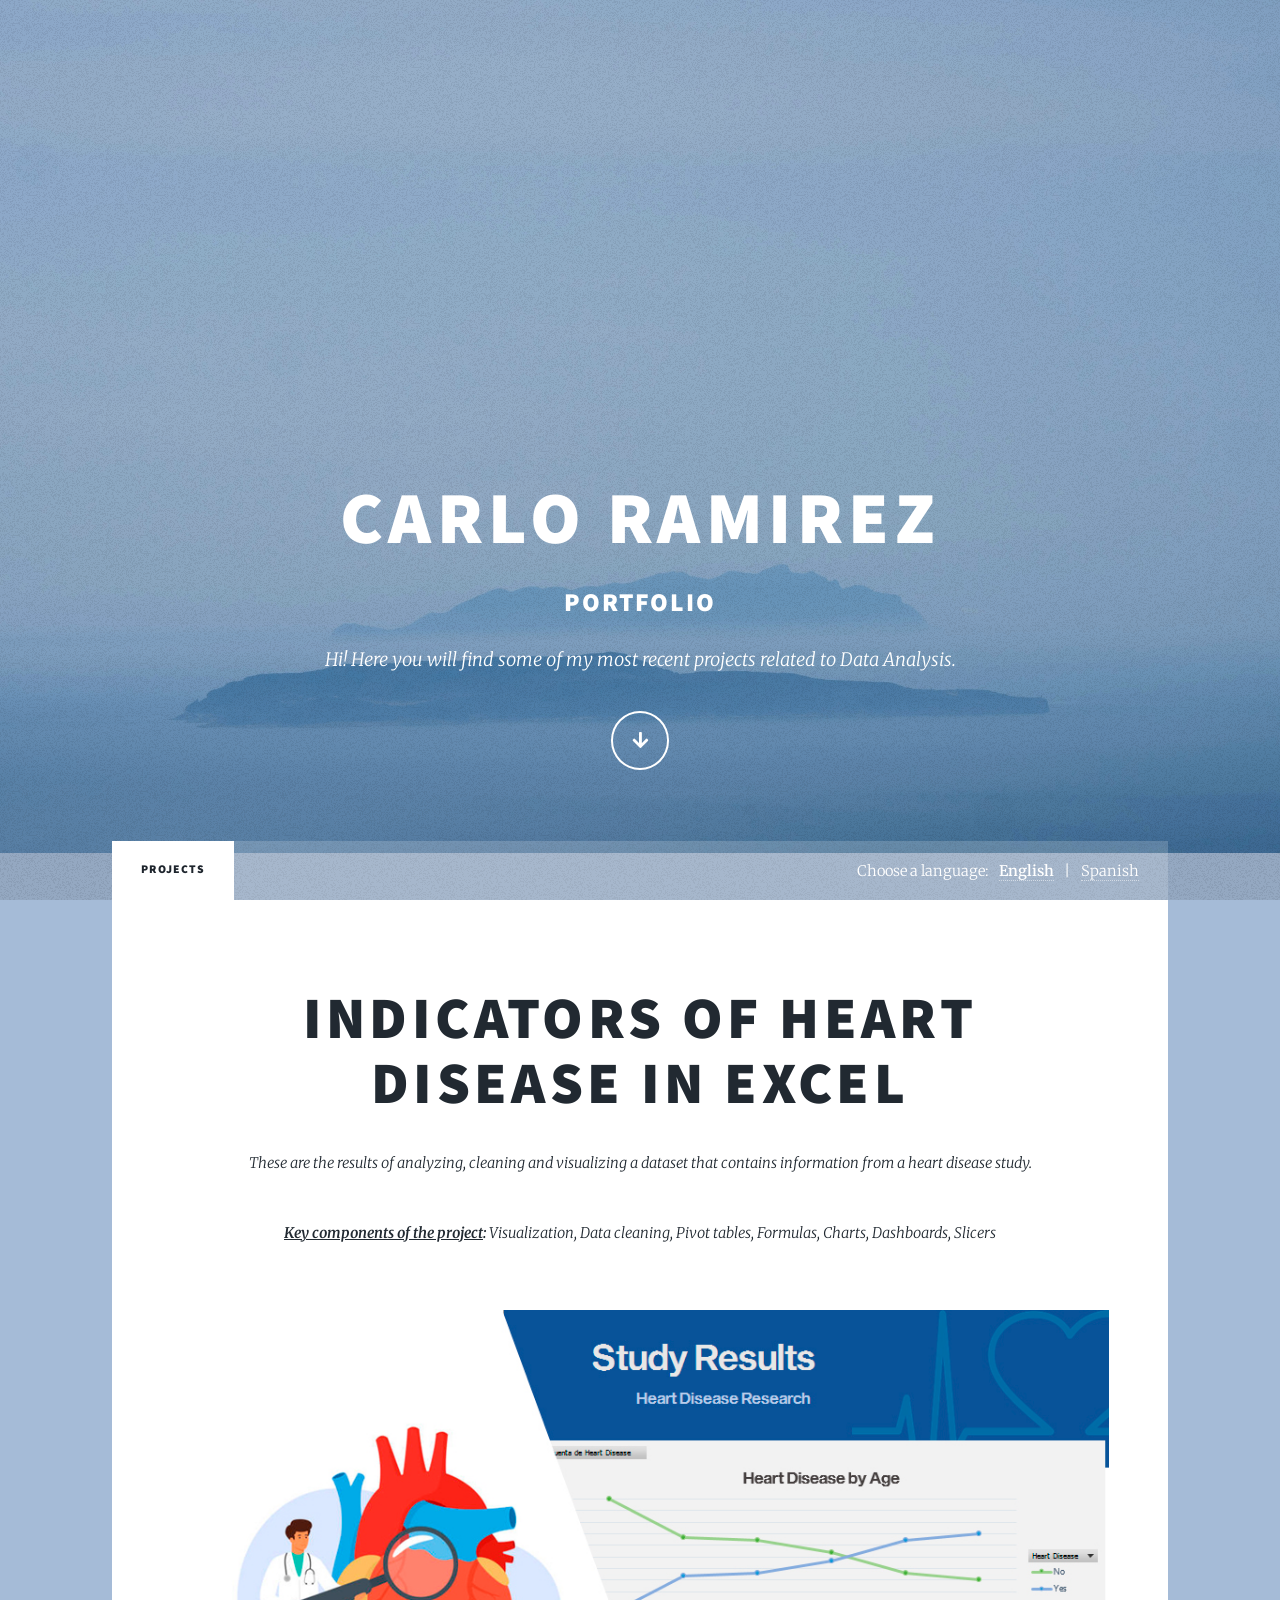
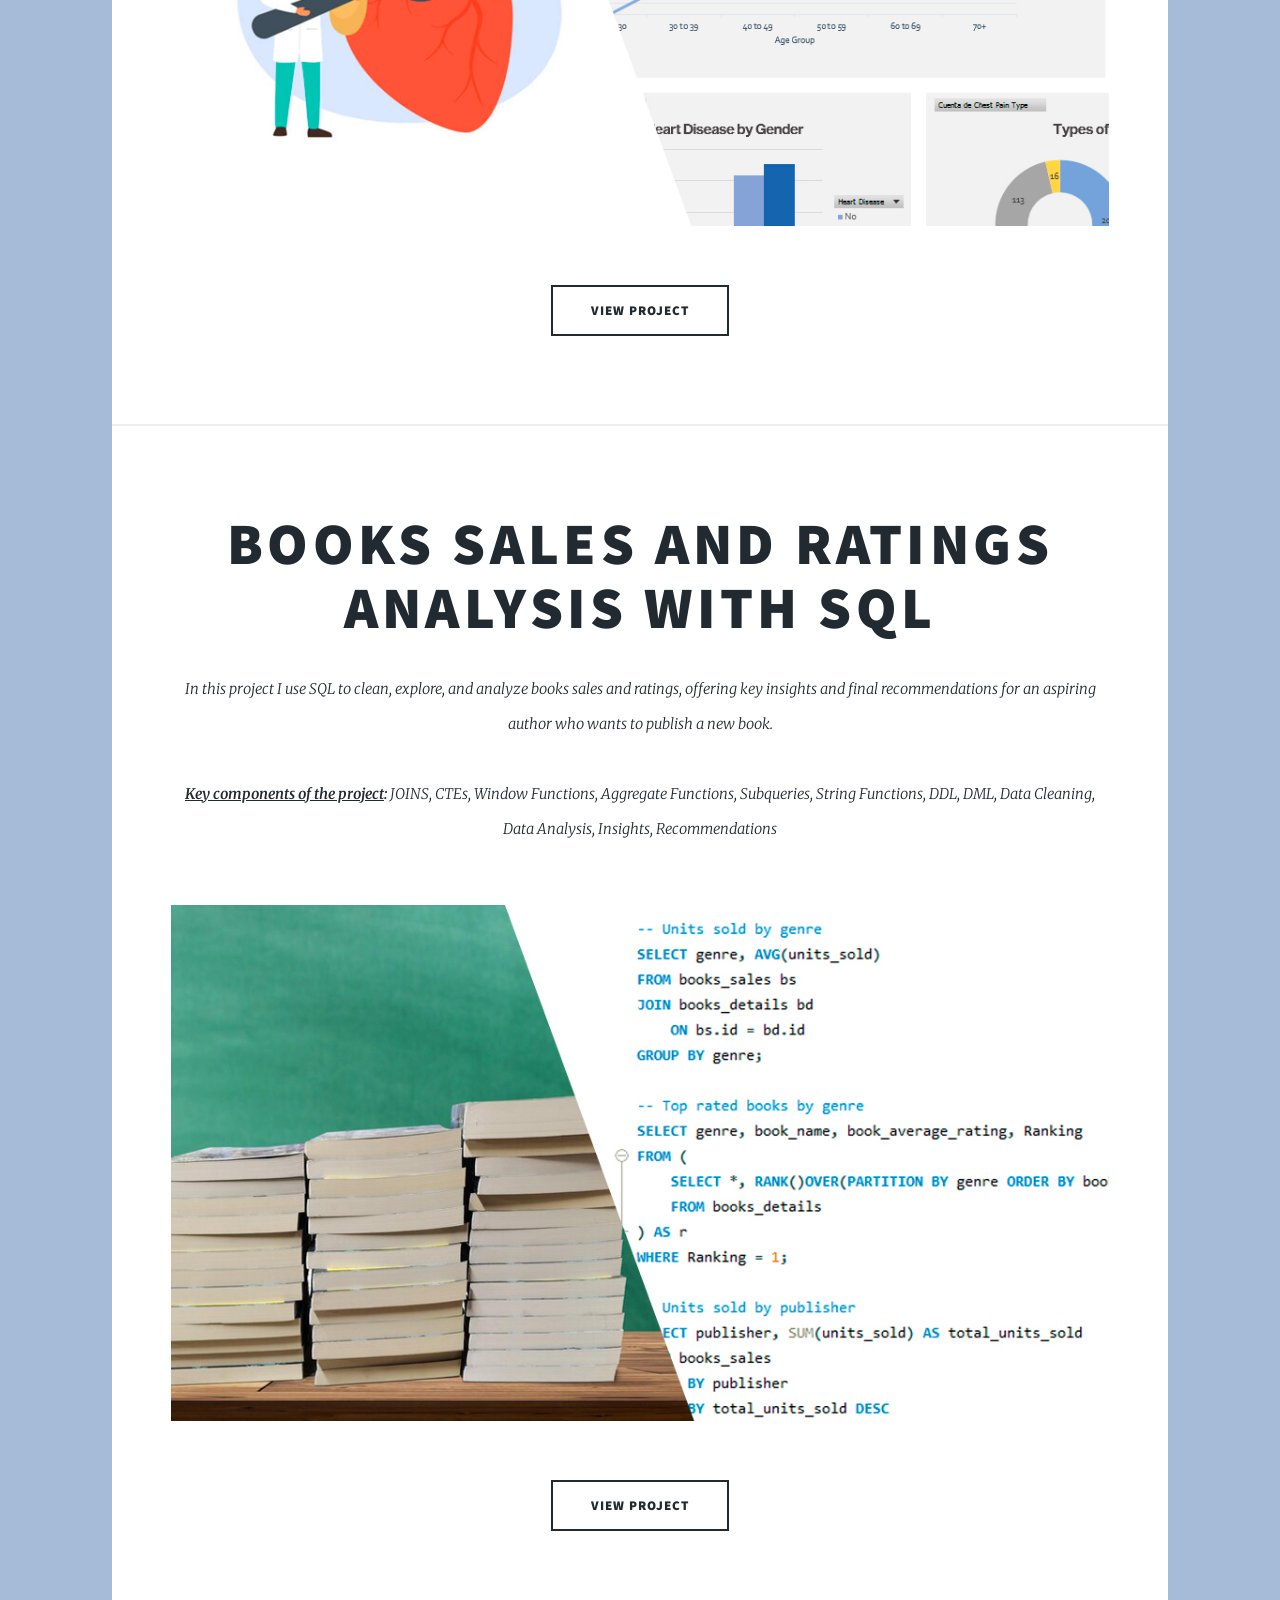
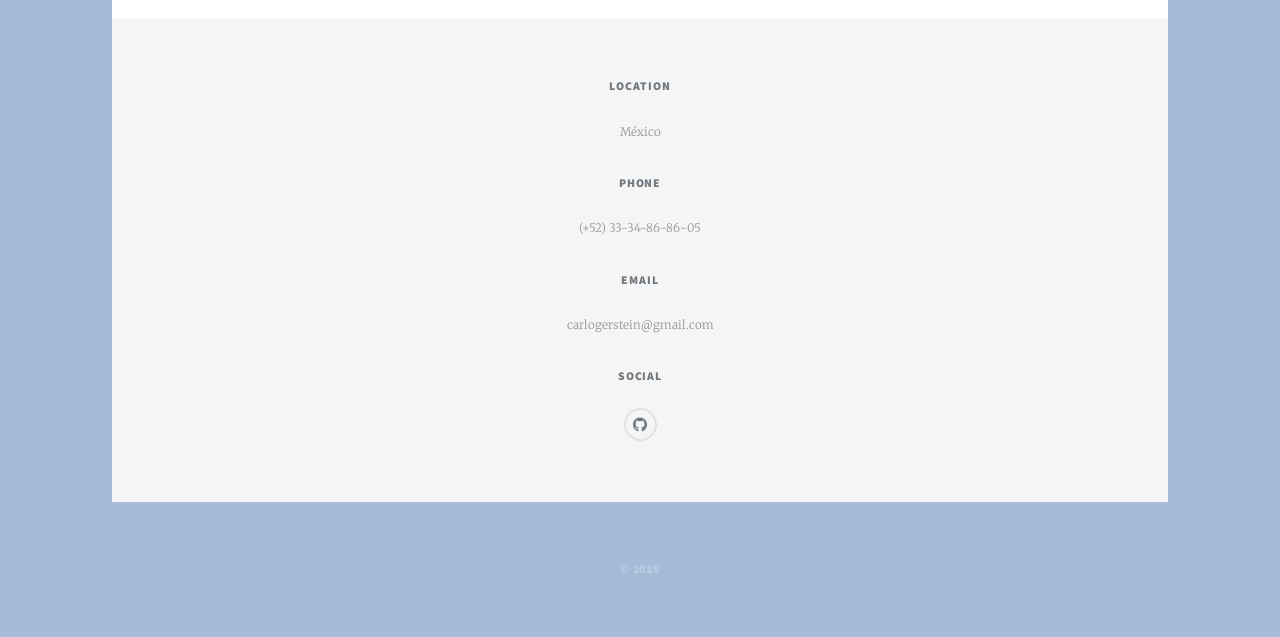
<file: index.html>
<!DOCTYPE HTML>
<html>
	<head>
		<title>Carlo Ramirez Gerstein - Portfolio</title>
		<meta charset="utf-8" />
		<meta name="viewport" content="width=device-width, initial-scale=1, user-scalable=no" />
		<link rel="stylesheet" href="assets/css/main.css" />
		<noscript><link rel="stylesheet" href="assets/css/noscript.css" /></noscript>
	</head>
	<body class="is-preload">

		<!-- Wrapper -->
			<div id="wrapper" class="fade-in">

				<!-- Intro -->
					<div id="intro">
						<h1>Carlo Ramirez<br /></h1>
						<h2>Portfolio</h2>
						<p>Hi! Here you will find some of my most recent projects related to Data Analysis.</p>
						<ul class="actions">
							<li><a href="#header" class="button icon solid solo fa-arrow-down scrolly">Continue</a></li>
						</ul>
					</div>

				<!-- Header -->
					<header id="header">
						<a href="index.html" class="logo">Projects</a>
					</header>

				<!-- Nav -->
					<nav id="nav">
						<ul class="links">
							<li class="active"><a href="index.html">Projects</a></li>
<!-- 							<li><a href="generic.html">Generic Page</a></li>
							<li><a href="elements.html">Elements Reference</a></li> -->
						</ul>
	 						<ul class="icons">
	 						<li>Choose a language:</li>
	 						<li><a href="index.html"><b>English</b></a></li>
	 						<li> | </li>
	 						<li><a href="index-es.html">Spanish</a></li>
						</ul>
					</nav>

				<!-- Main -->
					<div id="main">

						<!-- Featured Post -->
							<article class="post featured">
								<header class="major">
									<h2><a href="indicators.html">Indicators of Heart Disease in Excel</a></h2>
									<p>These are the results of analyzing, cleaning and visualizing a dataset that contains information from a heart disease study.<br /><br />
									<strong><u>Key components of the project</u>:</strong> Visualization, Data cleaning, Pivot tables, Formulas, Charts, Dashboards, Slicers </p>
								</header>
								<a href="indicators.html" class="image main"><img src="images/imagen_dividida.jpg" alt="" /></a>
								<ul class="actions special">
									<li><a href="indicators.html" class="button large">View Project</a></li>
								</ul>
							</article>

						<!-- Featured Post -->
							<article class="post featured">
								<header class="major">
									<h2><a href="books.html">Books Sales and Ratings Analysis with SQL</a></h2>
									<p>In this project I use SQL to clean, explore, and analyze books sales and ratings, offering key insights and final recommendations for an aspiring author who wants to publish a new book.<br /><br />
									<strong><u>Key components of the project</u>:</strong> JOINS, CTEs, Window Functions, Aggregate Functions, Subqueries, String Functions, DDL, DML, Data Cleaning, Data Analysis, Insights, Recommendations </p>
								</header>
								<a href="books.html" class="image main"><img src="images/books/imagen_dividida_books.jpg" alt="" /></a>
								<ul class="actions special">
									<li><a href="books.html" class="button large">View Project</a></li>
								</ul>
							</article>

						<!-- Posts -->
							<!-- <section class="posts">
								<article>
									<header>
										<h2><a href="#">Sed magna<br />
										ipsum faucibus</a></h2>
									</header>
									<a href="#" class="image fit"><img src="images/pic02.jpg" alt="" /></a>
									<p>Donec eget ex magna. Interdum et malesuada fames ac ante ipsum primis in faucibus. Pellentesque venenatis dolor imperdiet dolor mattis sagittis magna etiam.</p>
									<ul class="actions special">
										<li><a href="#" class="button">Full Story</a></li>
									</ul>
								</article>
								<article>
									<header>
										<h2><a href="#">Primis eget<br />
										imperdiet lorem</a></h2>
									</header>
									<a href="#" class="image fit"><img src="images/pic03.jpg" alt="" /></a>
									<p>Donec eget ex magna. Interdum et malesuada fames ac ante ipsum primis in faucibus. Pellentesque venenatis dolor imperdiet dolor mattis sagittis magna etiam.</p>
									<ul class="actions special">
										<li><a href="#" class="button">Full Story</a></li>
									</ul>
								</article>
								<article>
									<header>
										<h2><a href="#">Ante mattis<br />
										interdum dolor</a></h2>
									</header>
									<a href="#" class="image fit"><img src="images/pic04.jpg" alt="" /></a>
									<p>Donec eget ex magna. Interdum et malesuada fames ac ante ipsum primis in faucibus. Pellentesque venenatis dolor imperdiet dolor mattis sagittis magna etiam.</p>
									<ul class="actions special">
										<li><a href="#" class="button">Full Story</a></li>
									</ul>
								</article>
								<article>
									<header>
										<h2><a href="#">Tempus sed<br />
										nulla imperdiet</a></h2>
									</header>
									<a href="#" class="image fit"><img src="images/pic05.jpg" alt="" /></a>
									<p>Donec eget ex magna. Interdum et malesuada fames ac ante ipsum primis in faucibus. Pellentesque venenatis dolor imperdiet dolor mattis sagittis magna etiam.</p>
									<ul class="actions special">
										<li><a href="#" class="button">Full Story</a></li>
									</ul>
								</article>
							</section> -->
					</div>

				<!-- Footer -->
					<footer id="footer">
						<!-- <section>
							<form method="post" action="#">
								<div class="fields">
									<div class="field">
										<label for="name">Name</label>
										<input type="text" name="name" id="name" />
									</div>
									<div class="field">
										<label for="email">Email</label>
										<input type="text" name="email" id="email" />
									</div>
									<div class="field">
										<label for="message">Message</label>
										<textarea name="message" id="message" rows="3"></textarea>
									</div>
								</div>
								<ul class="actions">
									<li><input type="submit" value="Send Message" /></li>
								</ul>
							</form>
						</section> -->

						<!-- <section class="split contact"> -->
						<section style="text-align:center">
							<section class="alt">
								<h3>Location</h3>
								<p style="text-align:center">México</p>
							</section>
							<section>
								<h3>Phone</h3>
								<p style="text-align:center">(+52) 33-34-86-86-05</p>
							</section>
							<section>
								<h3>Email</h3>
								<p style="text-align:center">carlogerstein@gmail.com</p>
							</section>
							<section>
								<h3>Social</h3>
								<ul class="icons alt">
<!-- 									<li><a href="#" class="icon brands alt fa-twitter"><span class="label">Twitter</span></a></li>
									<li><a href="#" class="icon brands alt fa-facebook-f"><span class="label">Facebook</span></a></li>
									<li><a href="#" class="icon brands alt fa-instagram"><span class="label">Instagram</span></a></li> -->
									<li><a href="https://github.com/CarloRg23/" class="icon brands alt fa-github"><span class="label">GitHub</span></a></li>
								</ul>
							</section>
						</section>
					</footer>

				<!-- Copyright -->
					<div id="copyright">
						<ul><li>&copy; 2025</li></ul>
					</div>

			</div>

		<!-- Scripts -->
			<script src="assets/js/jquery.min.js"></script>
			<script src="assets/js/jquery.scrollex.min.js"></script>
			<script src="assets/js/jquery.scrolly.min.js"></script>
			<script src="assets/js/browser.min.js"></script>
			<script src="assets/js/breakpoints.min.js"></script>
			<script src="assets/js/util.js"></script>
			<script src="assets/js/main.js"></script>

	</body>
</html>
</file>
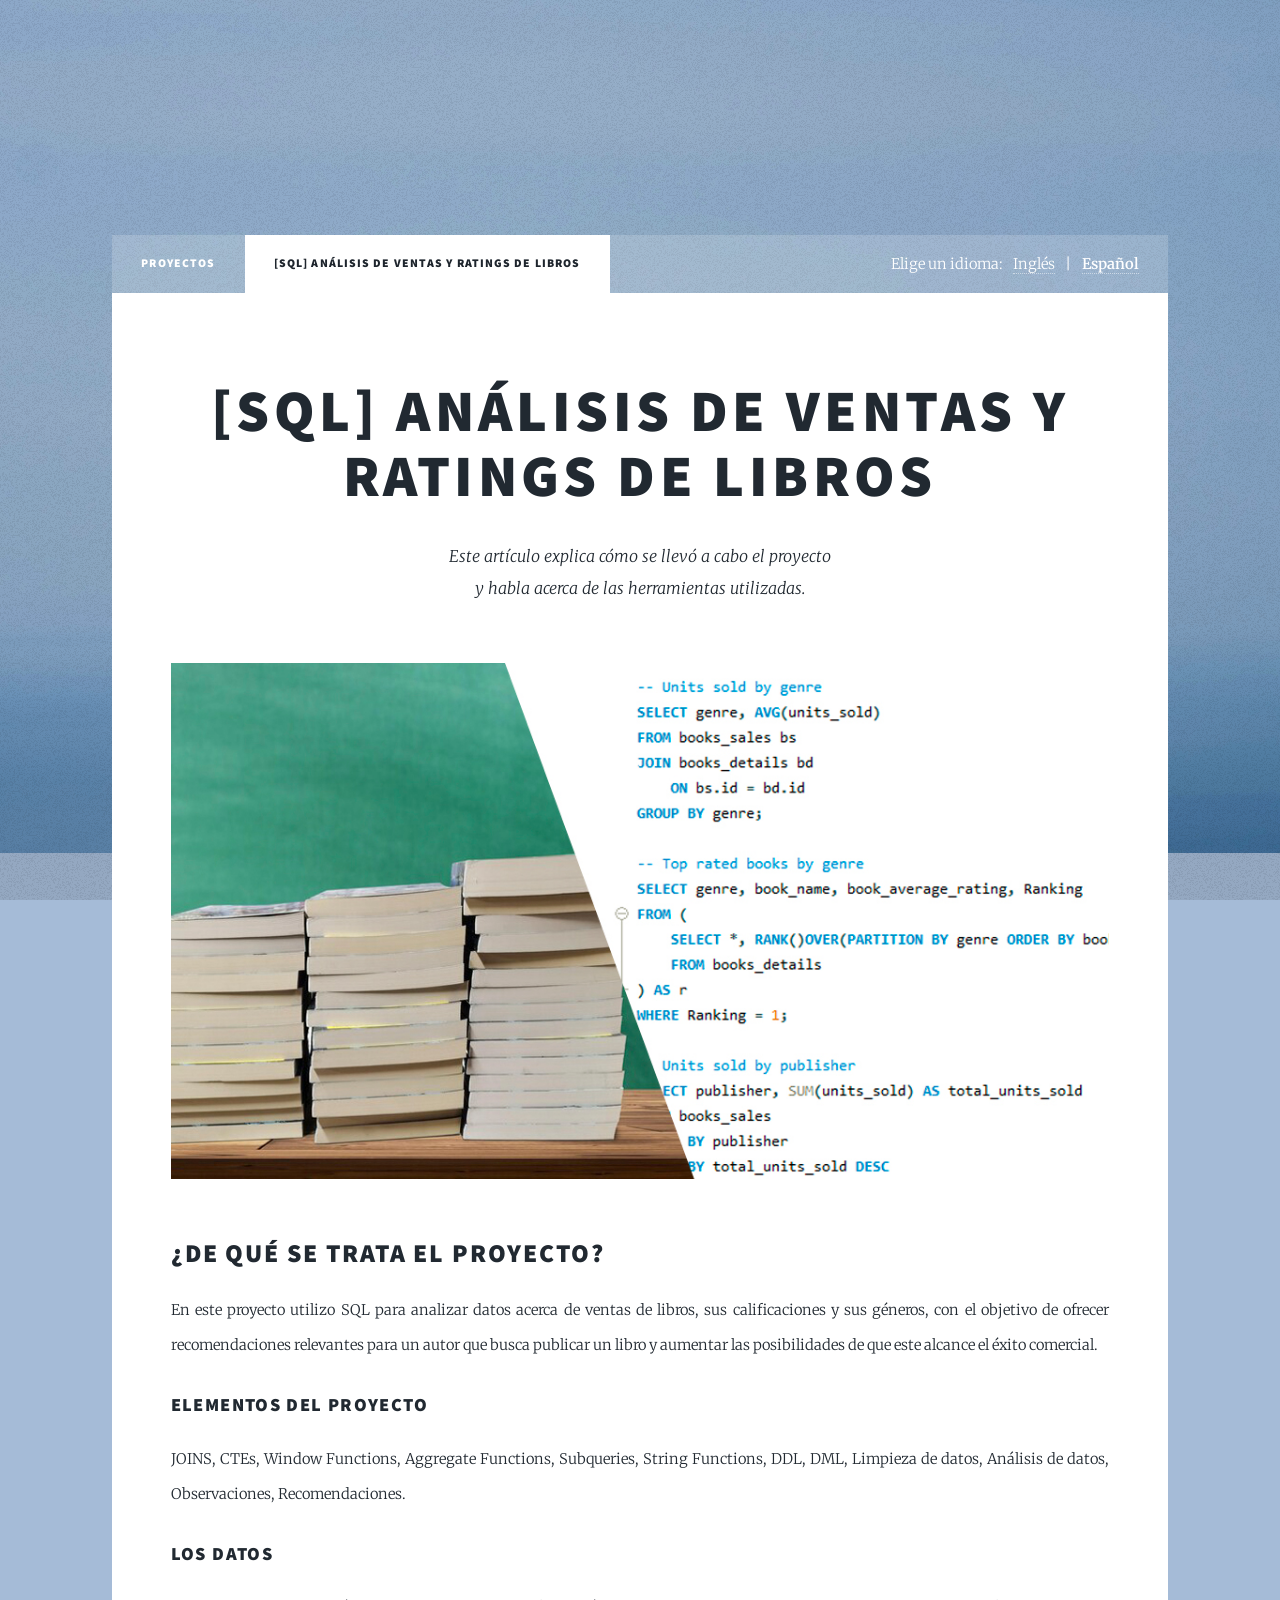
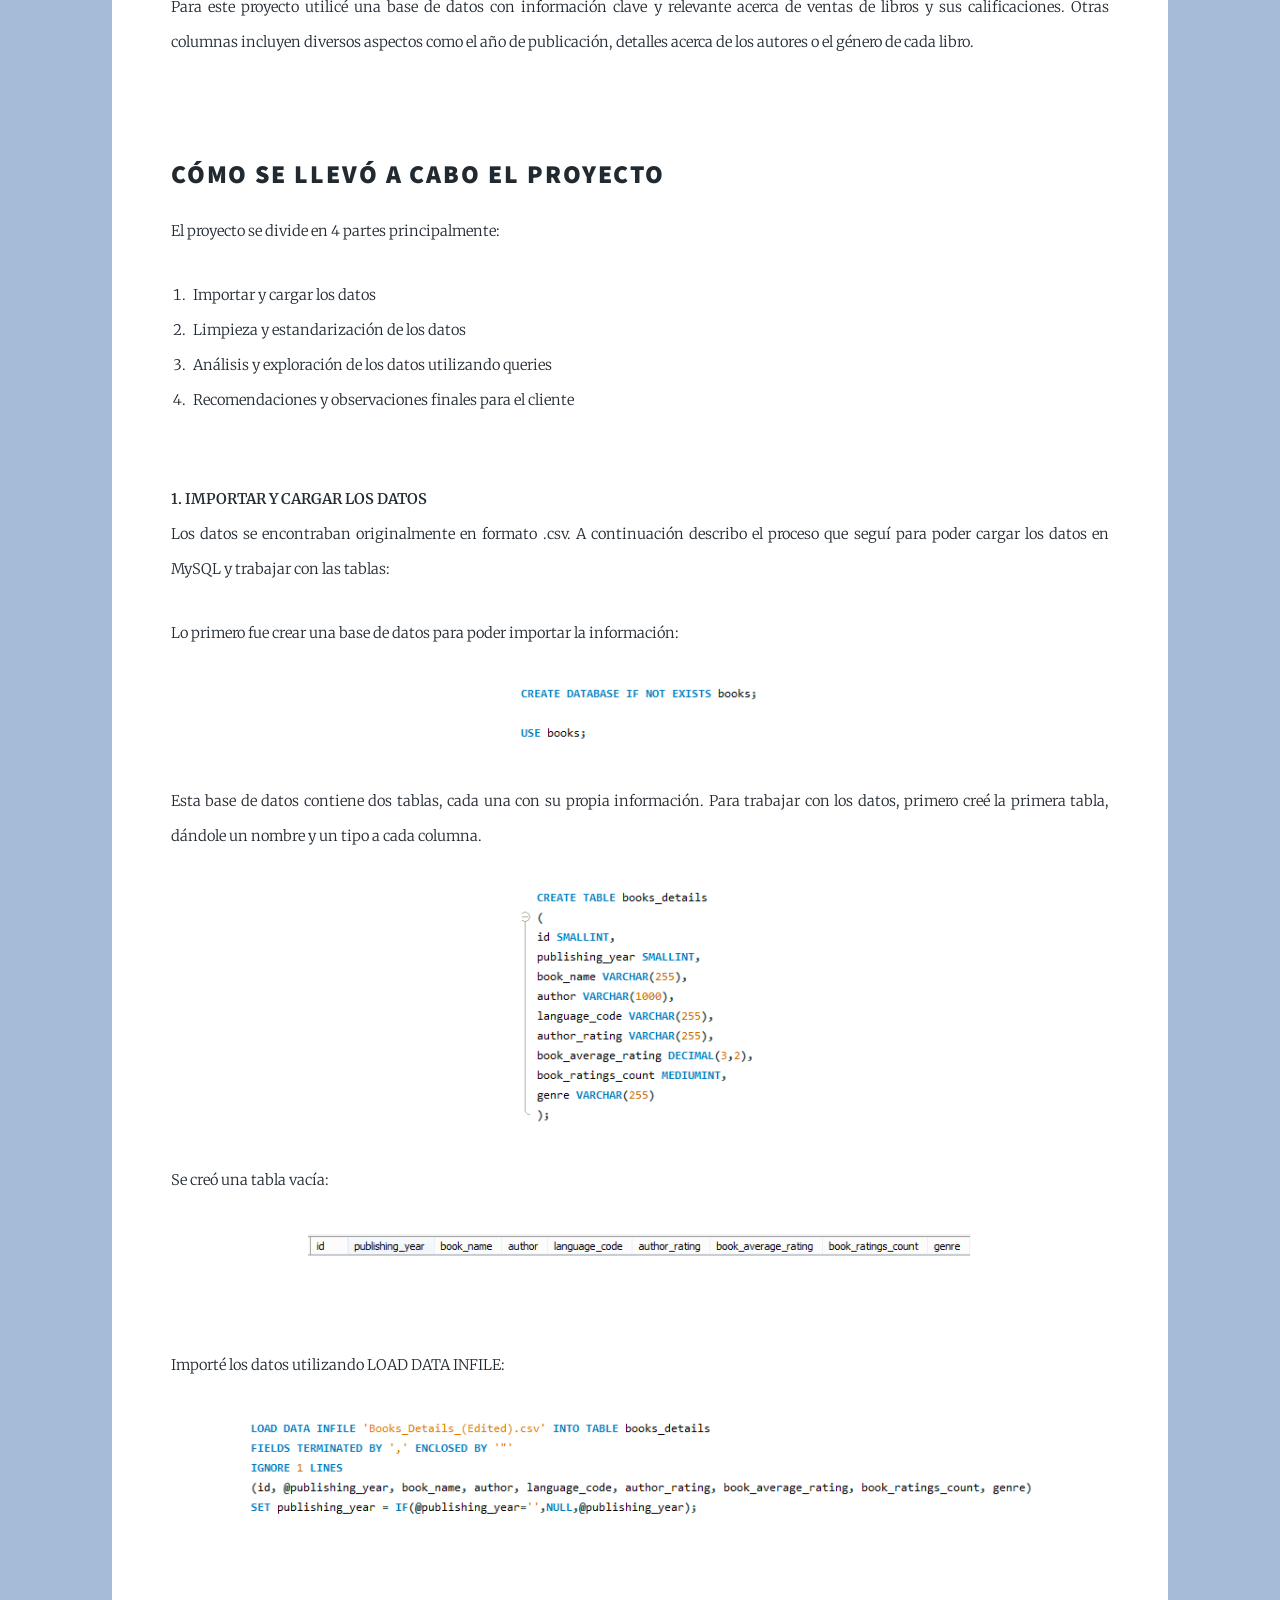
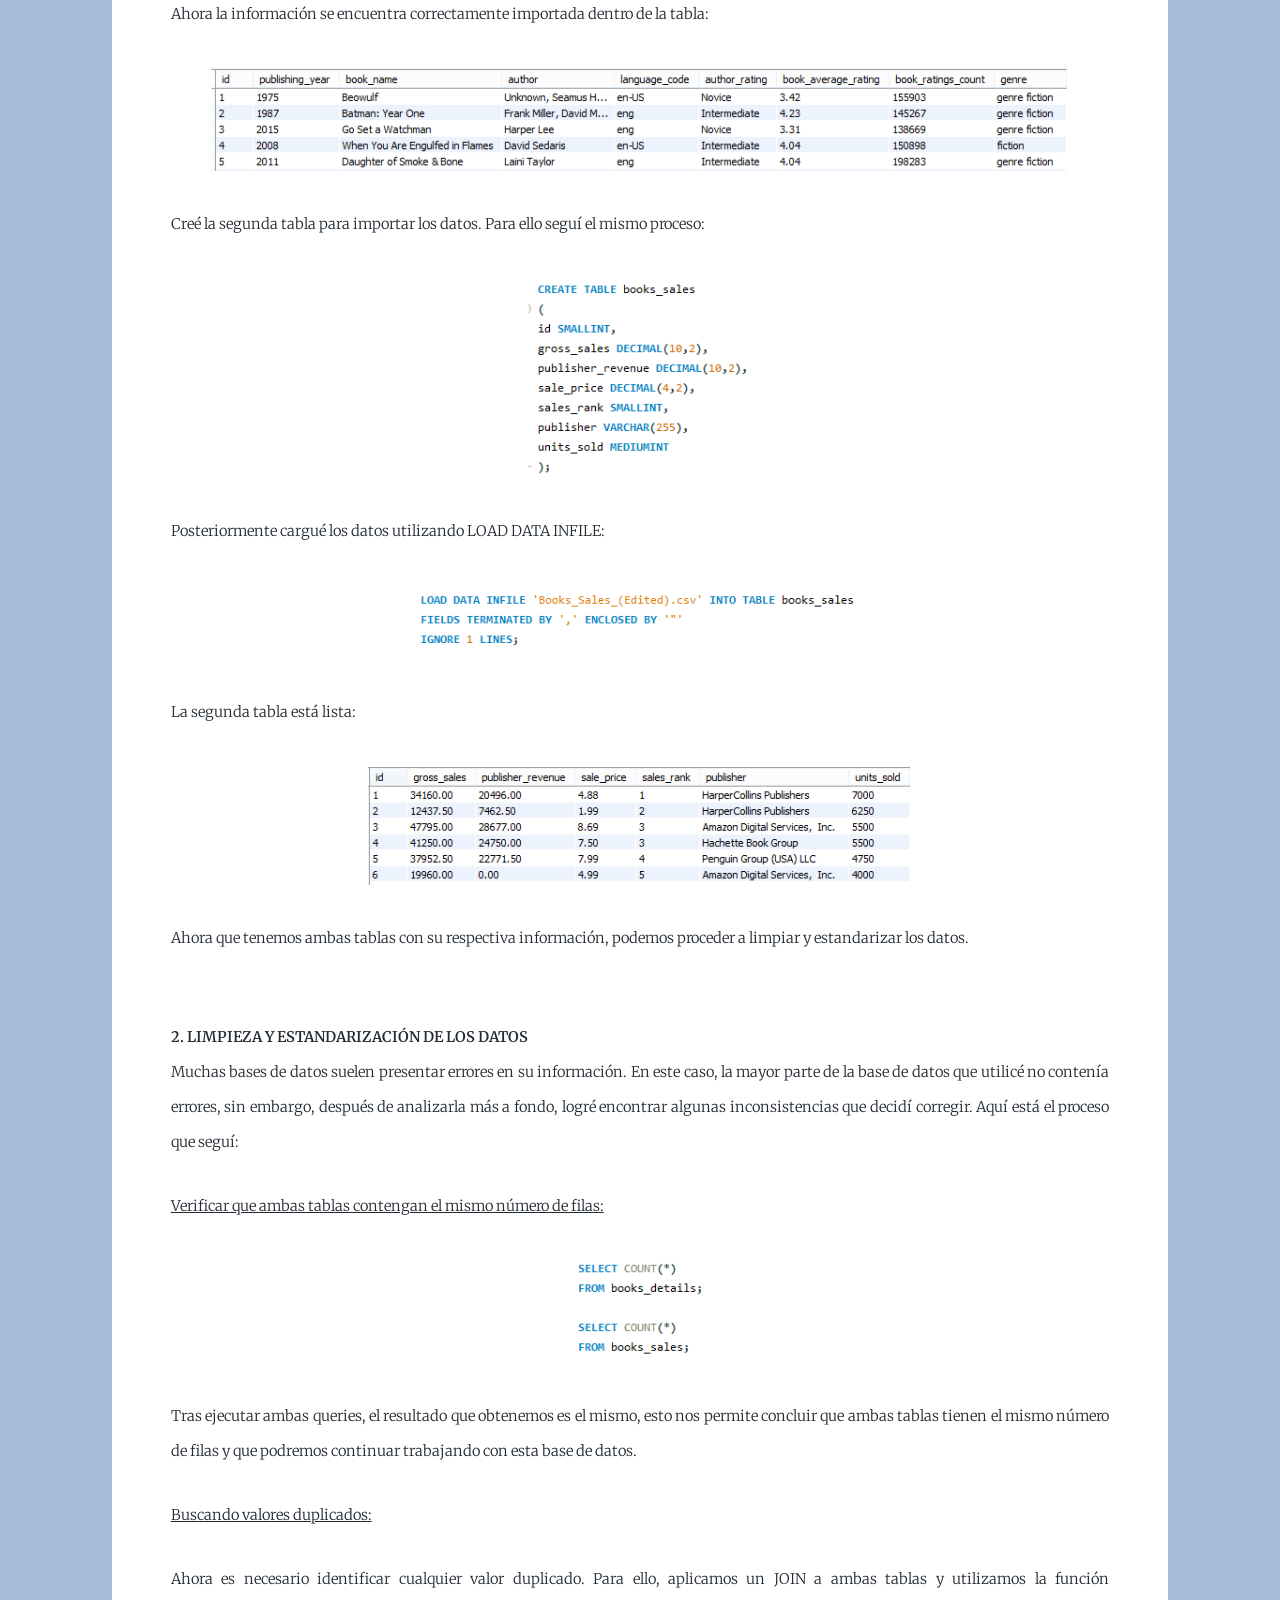
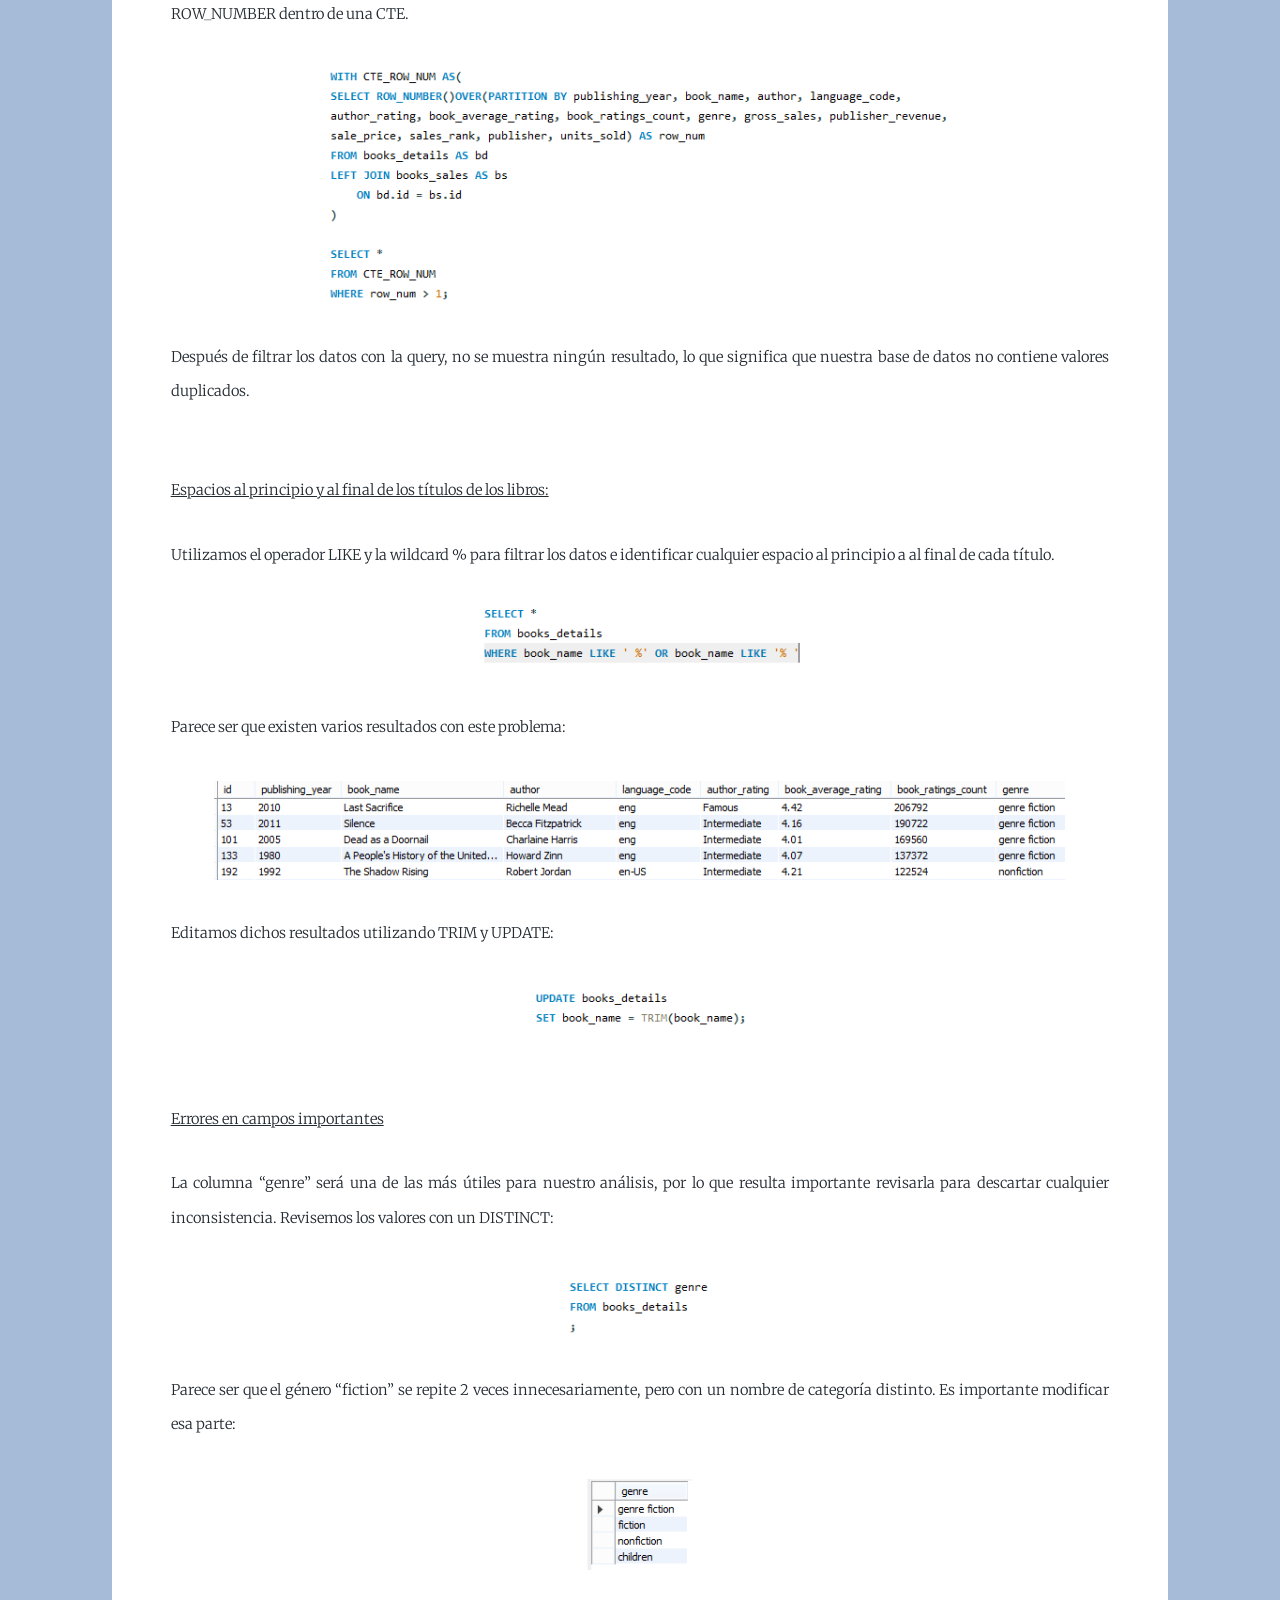
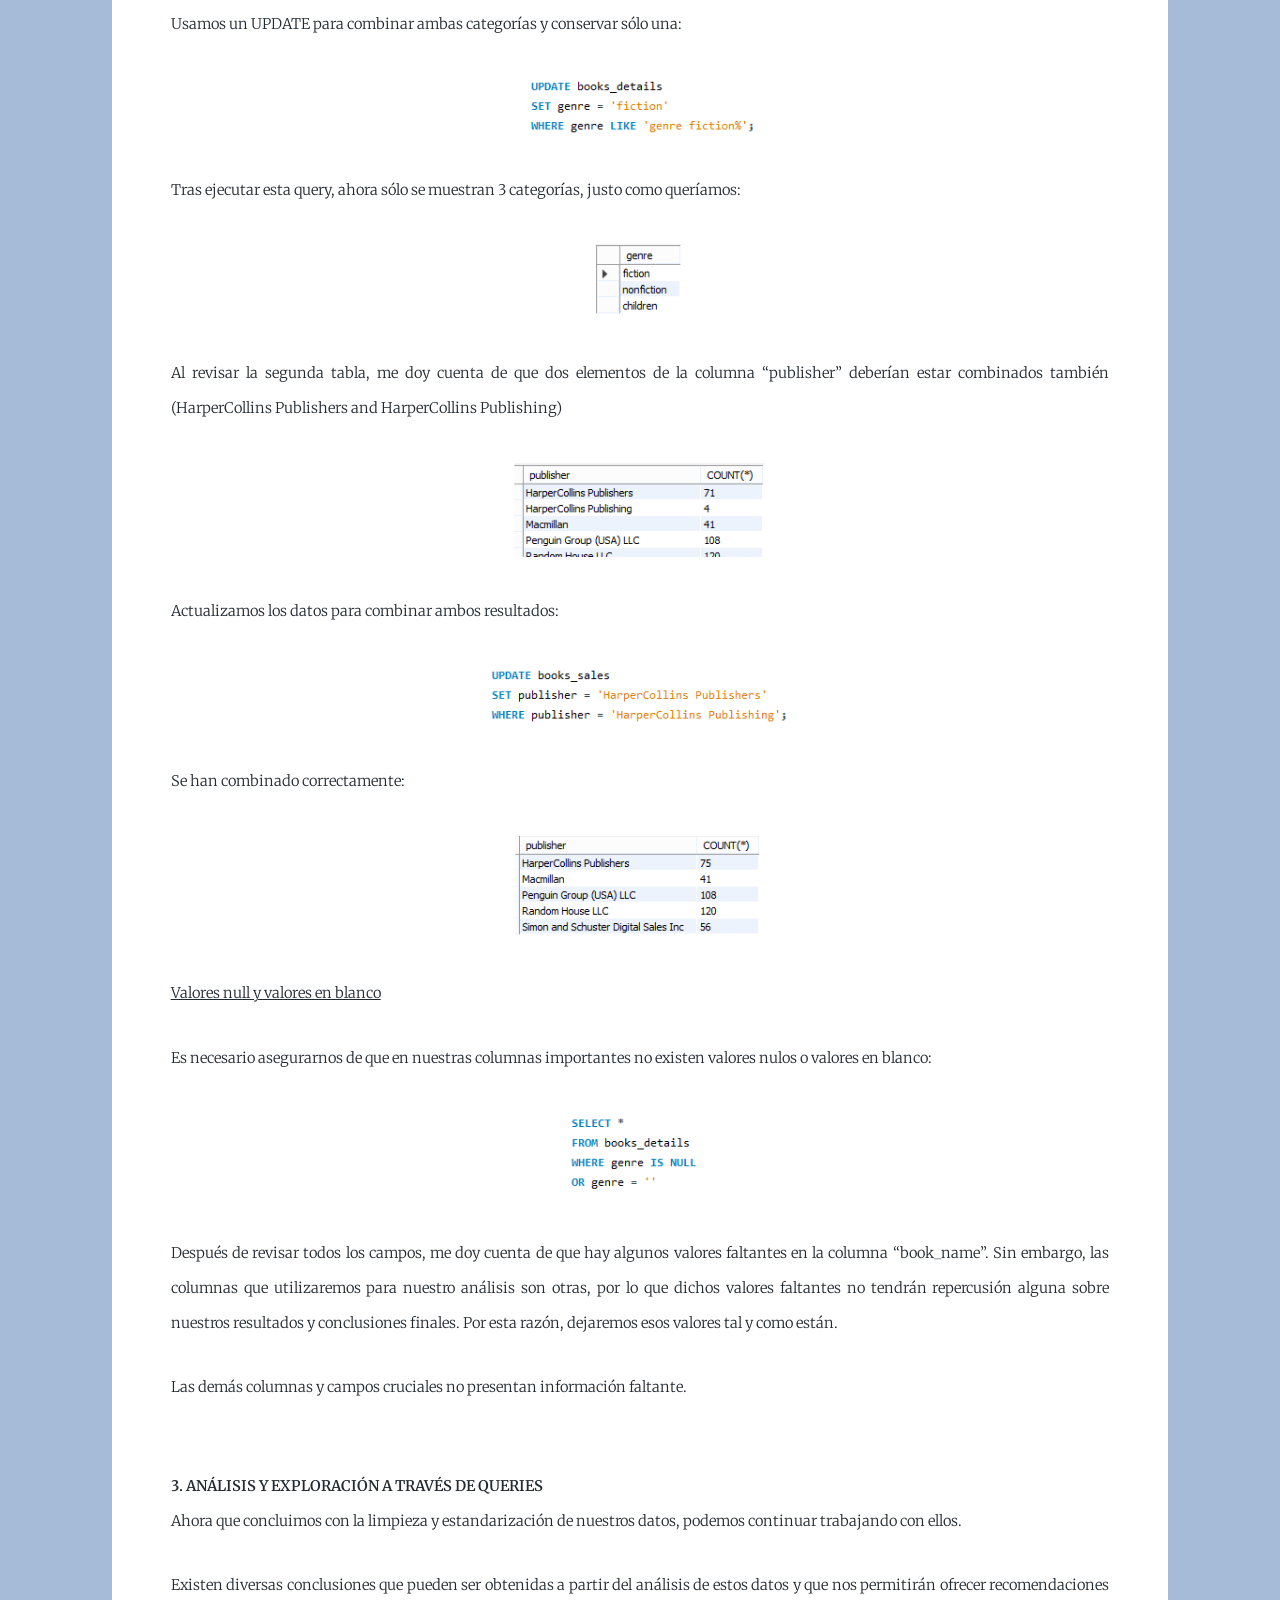
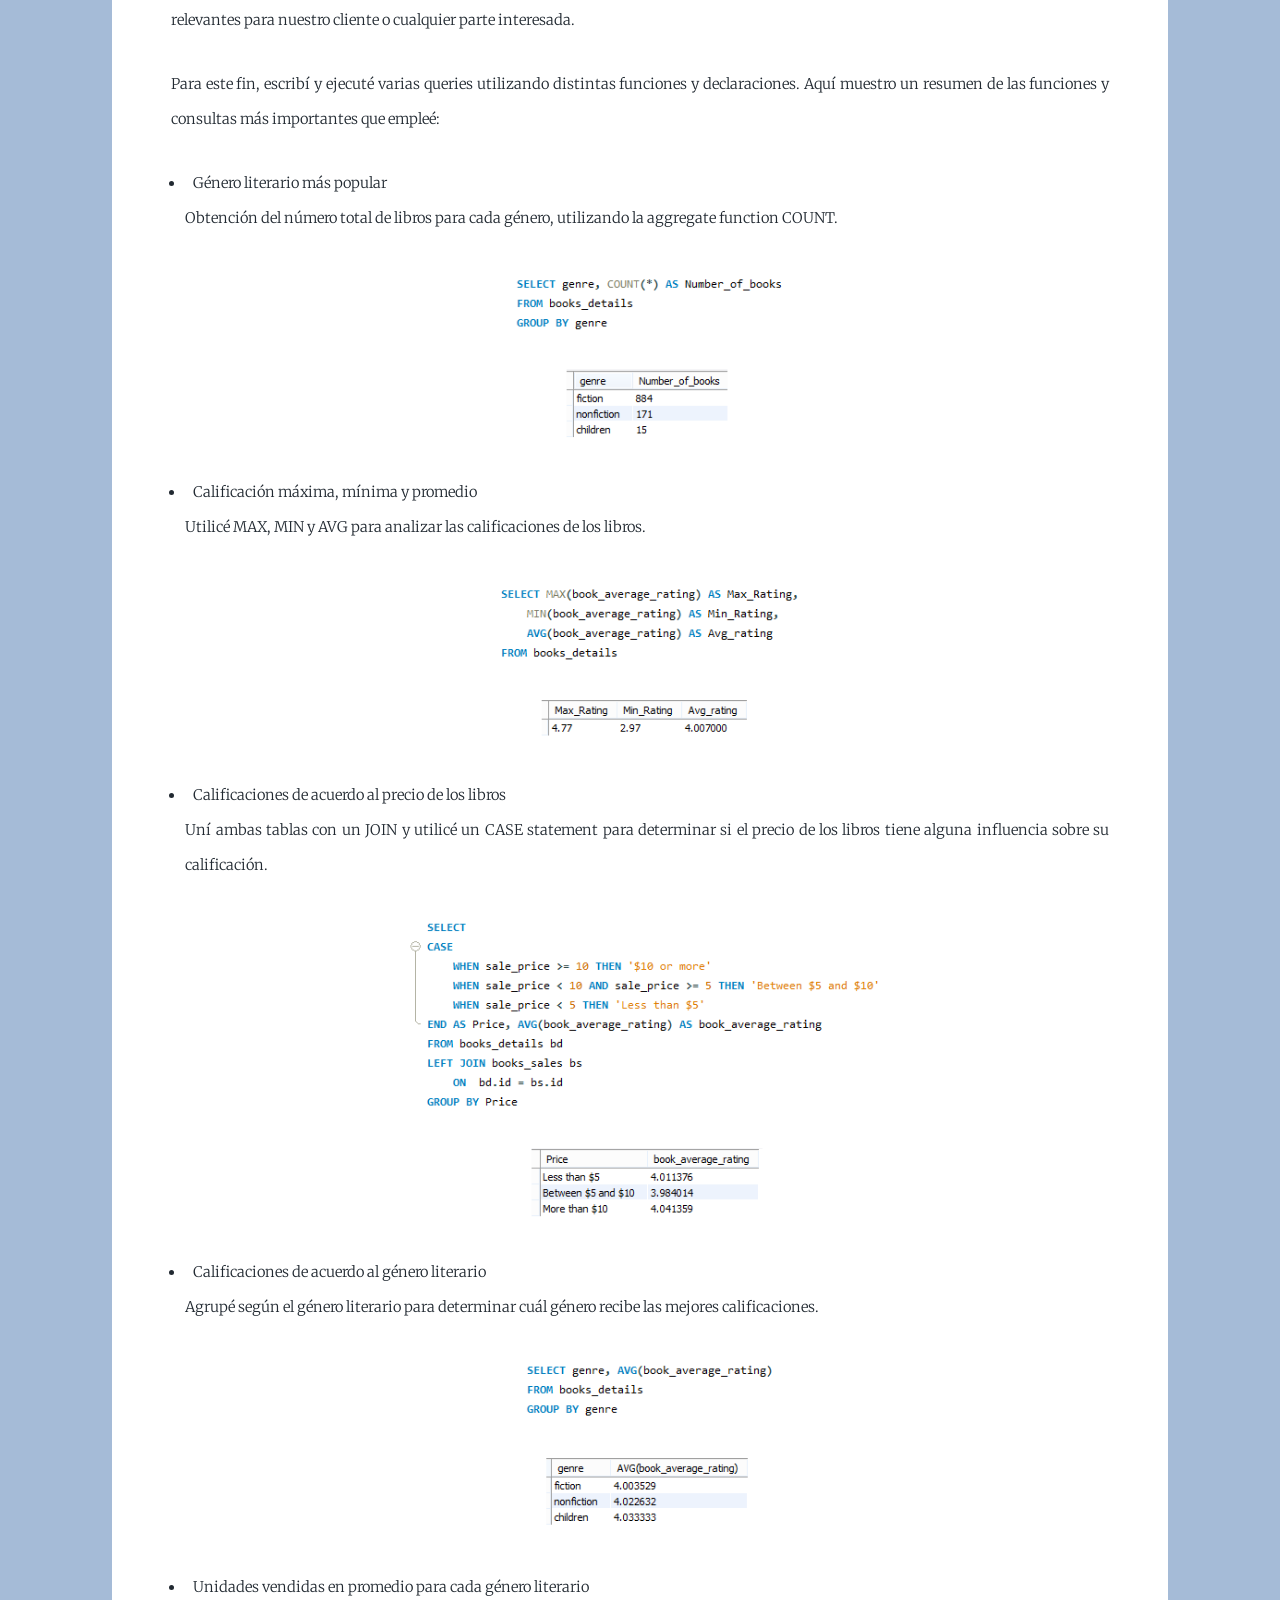
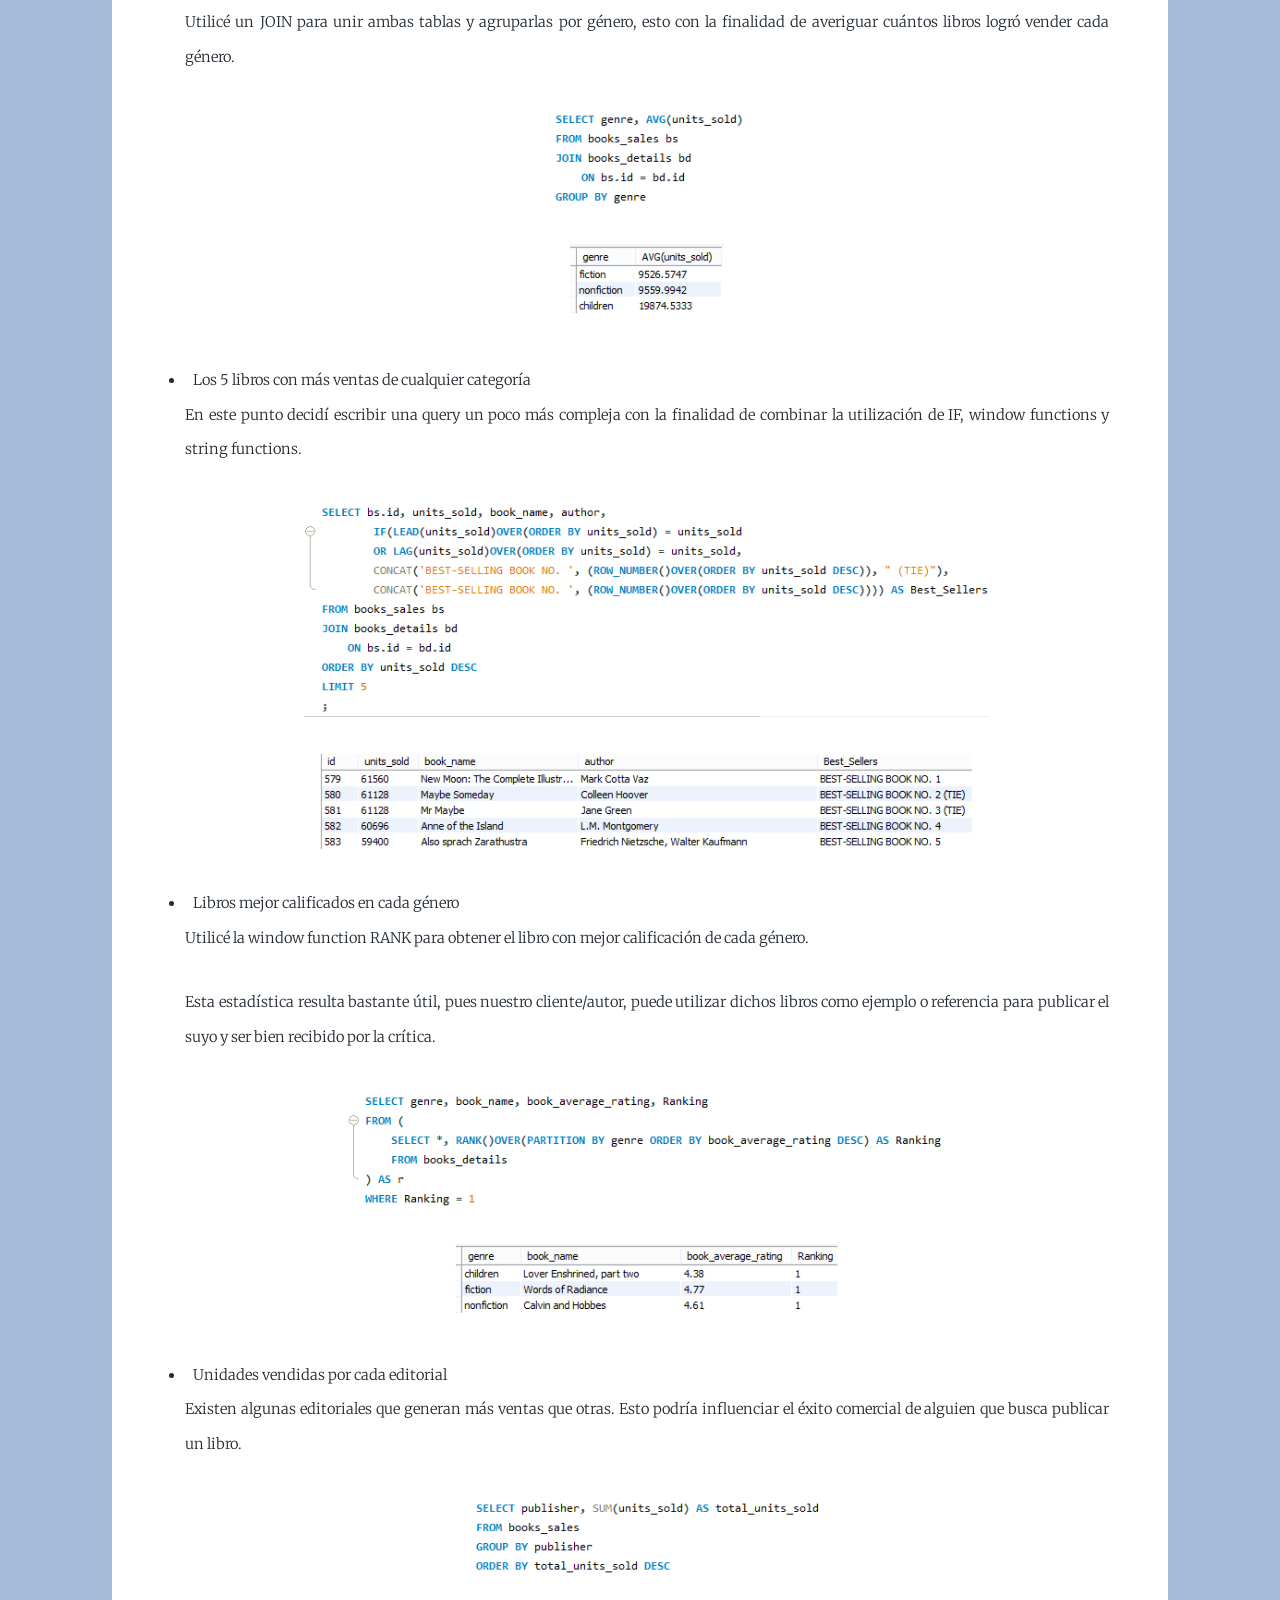
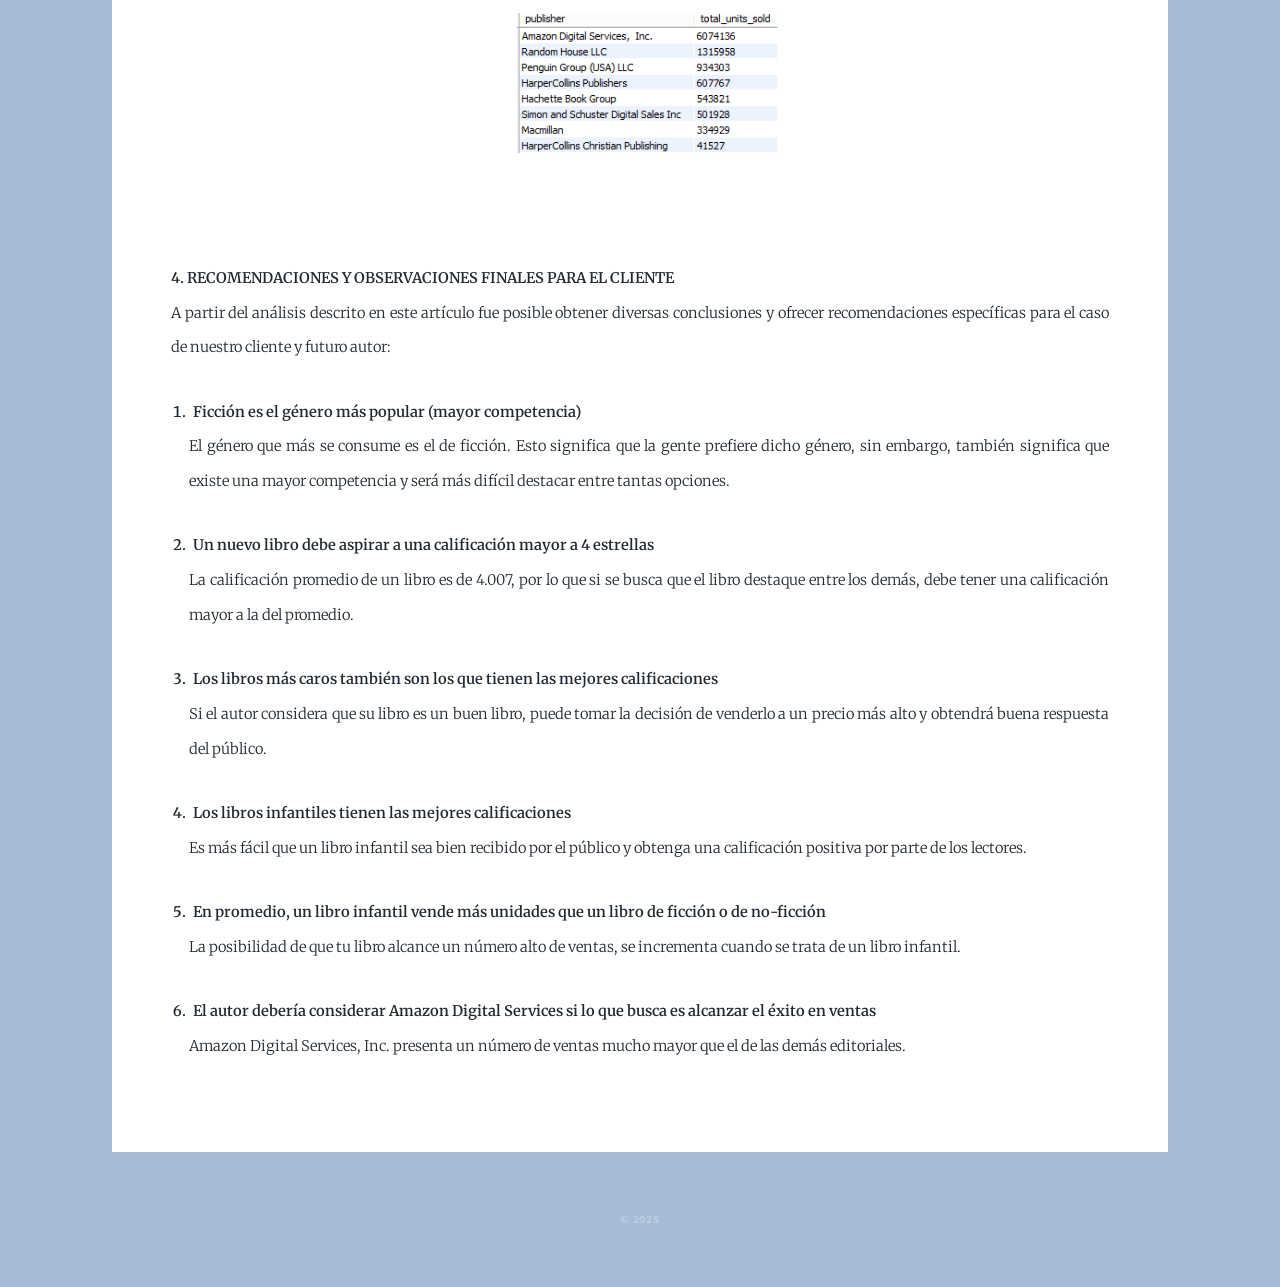
<file: books-es.html>
<!DOCTYPE HTML>

<html>
	<head>
		<title>[SQL] Análisis de ventas y ratings de libros</title>
		<meta charset="utf-8" />
		<meta name="viewport" content="width=device-width, initial-scale=1, user-scalable=no" />
		<link rel="stylesheet" href="assets/css/main.css" />
		<noscript><link rel="stylesheet" href="assets/css/noscript.css" /></noscript>
	</head>
	<body class="is-preload">

		<!-- Wrapper -->
			<div id="wrapper">

				<!-- Header -->
					<header id="header">
						<!-- <a href="index.html" class="logo">Projects</a> -->
					</header>

				<!-- Nav -->
					<nav id="nav">
						<ul class="links">
							<li><a href="index-es.html">Proyectos</a></li>
							<li class="active"><a href="books-es.html">[SQL] Análisis de ventas y ratings de libros</a></li>
							<!-- <li><a href="elements.html">Elements Reference</a></li> -->
						</ul>
							<ul class="icons">
	 						<li>Elige un idioma:</li>
	 						<li><a href="books.html">Inglés</a></li>
	 						<li> | </li>
	 						<li><a href="books-es.html"><b>Español</b></a></li>
						</ul>
					</nav>

				<!-- Main -->
					<div id="main">

						<!-- Post -->
							<section class="post">
								<header class="major">
									<!-- <span class="date">April 25, 2017</span> -->
									<h1>[SQL] Análisis de ventas y ratings de libros</h1>
								  	<p>Este artículo explica cómo se llevó a cabo el proyecto<br />
								  	y habla acerca de las herramientas utilizadas.<br /></p>
								</header>
								<div class="image main"><img src="images/books/imagen_dividida_books.jpg" alt="" /></div>
								<h2>¿De qué se trata el proyecto?</h2>
									<p>En este proyecto utilizo SQL para analizar datos acerca de ventas de libros, sus calificaciones y sus géneros, con el objetivo de ofrecer recomendaciones relevantes para un autor que busca publicar un libro y aumentar las posibilidades de que este alcance el éxito comercial.</p>
								<h3>Elementos del proyecto</h3>
								   <p>JOINS, CTEs, Window Functions, Aggregate Functions, Subqueries, String Functions, DDL, DML, Limpieza de datos, Análisis de datos, Observaciones, Recomendaciones.</p>
								<h3>Los datos</h3>
								   <p>Para este proyecto utilicé una base de datos con información clave y relevante acerca de ventas de libros y sus calificaciones. Otras columnas incluyen diversos aspectos como el año de publicación, detalles acerca de los autores o el género de cada libro.</p><br /><br />
								<h2>Cómo se llevó a cabo el proyecto</h2>
								<p>El proyecto se divide en 4 partes principalmente:
										<ol>
											<li>Importar y cargar los datos</li>
											<li>Limpieza y estandarización de los datos</li>
											<li>Análisis y exploración de los datos utilizando queries</li>
											<li>Recomendaciones y observaciones finales para el cliente</li>
										</ol>
									</p><br />
								<b>1. IMPORTAR Y CARGAR LOS DATOS</b>
									<p>Los datos se encontraban originalmente en formato .csv. A continuación describo el proceso que seguí para poder cargar los datos en MySQL y trabajar con las tablas:</p>
									<p>Lo primero fue crear una base de datos para poder importar la información:</p>
									<a class="image fit" style="text-align:center"><img src="images/books/create_database_adjusted.png" alt="" /></a>
									<p>Esta base de datos contiene dos tablas, cada una con su propia información. Para trabajar con los datos, primero creé la primera tabla, dándole un nombre y un tipo a cada columna.</p>
									<a class="image fit" style="text-align:center"><img src="images/books/create_first_table_adjusted.png" alt="" /></a>
									<p>Se creó una tabla vacía:</p>
									<a class="image fit" style="text-align:center"><img src="images/books/empty_first_table_adjusted.png" alt="" /></a><br />
									<p>Importé los datos utilizando LOAD DATA INFILE:</p>
									<a class="image fit" style="text-align:center"><img src="images/books/load_data_first_table_adjusted.png" alt="" /></a><br />
									<p>Ahora la información se encuentra correctamente importada dentro de la tabla:</p>
									<a class="image fit" style="text-align:center"><img src="images/books/data_imported_first_table_adjusted.png" alt="" /></a>
									<p>Creé la segunda tabla para importar los datos. Para ello seguí el mismo proceso:</p>
									<a class="image fit" style="text-align:center"><img src="images/books/create_second_table_adjusted.png" alt="" /></a>
									<p>Posteriormente cargué los datos utilizando LOAD DATA INFILE:</p>
									<a class="image fit" style="text-align:center"><img src="images/books/load_data_second_table_adjusted.png" alt="" /></a>
									<p>La segunda tabla está lista:</p>
									<a class="image fit" style="text-align:center"><img src="images/books/data_imported_second_table_adjusted.png" alt="" /></a>
									<p>Ahora que tenemos ambas tablas con su respectiva información, podemos proceder a limpiar y estandarizar los datos.</p><br />


								<b>2. LIMPIEZA Y ESTANDARIZACIÓN DE LOS DATOS</b>
									<p>Muchas bases de datos suelen presentar errores en su información. En este caso, la mayor parte de la base de datos que utilicé no contenía errores, sin embargo, después de analizarla más a fondo, logré encontrar algunas inconsistencias que decidí corregir. Aquí está el proceso que seguí:</p>
								<p><u>Verificar que ambas tablas contengan el mismo número de filas:</u></p>
									<a class="image fit" style="text-align:center"><img src="images/books/count_rows_beginning_adjusted.png" alt="" /></a>
									<p>Tras ejecutar ambas queries, el resultado que obtenemos es el mismo, esto nos permite concluir que ambas tablas tienen el mismo número de filas y que podremos continuar trabajando con esta base de datos.</p>
								<p><u>Buscando valores duplicados:</u></p>
									<p>Ahora es necesario identificar cualquier valor duplicado. Para ello, aplicamos un JOIN a ambas tablas y utilizamos la función ROW_NUMBER dentro de una CTE.</p>
									<a class="image fit" style="text-align:center"><img src="images/books/duplicates_adjusted.png" alt="" /></a>
									<p>Después de filtrar los datos con la query, no se muestra ningún resultado, lo que significa que nuestra base de datos no contiene valores duplicados.</p><br />
								<p><u>Espacios al principio y al final de los títulos de los libros:</u></p>
									<p>Utilizamos el operador LIKE y la wildcard % para filtrar los datos e identificar cualquier espacio al principio a al final de cada título.</p>
									<a class="image fit" style="text-align:center"><img src="images/books/like_adjusted.png" alt="" /></a>
									<p>Parece ser que existen varios resultados con este problema:</p>
									<a class="image fit" style="text-align:center"><img src="images/books/results_with_spaces_adjusted.png" alt="" /></a>
									<p>Editamos dichos resultados utilizando TRIM y UPDATE:</p>
									<a class="image fit" style="text-align:center"><img src="images/books/trim_adjusted.png" alt="" /></a><br />
								<p><u>Errores en campos importantes</u></p>
									<p>La columna “genre” será una de las más útiles para nuestro análisis, por lo que resulta importante revisarla para descartar cualquier inconsistencia. Revisemos los valores con un DISTINCT:</p>
									<a class="image fit" style="text-align:center"><img src="images/books/distinct_adjusted.png" alt="" /></a>
									<p>Parece ser que el género “fiction” se repite 2 veces innecesariamente, pero con un nombre de categoría distinto. Es importante modificar esa parte:</p>
									<a class="image fit" style="text-align:center"><img src="images/books/genres_repeated_adjusted.png" alt="" /></a>
									<p>Usamos un UPDATE para combinar ambas categorías y conservar sólo una:</p>
									<a class="image fit" style="text-align:center"><img src="images/books/like_combine_genres_adjusted.png" alt="" /></a>
									<p>Tras ejecutar esta query, ahora sólo se muestran 3 categorías, justo como queríamos:</p>
									<a class="image fit" style="text-align:center"><img src="images/books/only_3_genres_adjusted.png" alt="" /></a>
									<p>Al revisar la segunda tabla, me doy cuenta de que dos elementos de la columna “publisher” deberían estar combinados también (HarperCollins Publishers and HarperCollins Publishing)</p>
									<a class="image fit" style="text-align:center"><img src="images/books/publishers_repeated_adjusted.png" alt="" /></a>
									<p>Actualizamos los datos para combinar ambos resultados:</p>
									<a class="image fit" style="text-align:center"><img src="images/books/update_publishers_adjusted.png" alt="" /></a>
									<p>Se han combinado correctamente:</p>
									<a class="image fit" style="text-align:center"><img src="images/books/publishers_combined_adjusted.png" alt="" /></a>
								<p><u>Valores null y valores en blanco</u></p>
									<p>Es necesario asegurarnos de que en nuestras columnas importantes no existen valores nulos o valores en blanco:</p>
									<a class="image fit" style="text-align:center"><img src="images/books/looking_for_nulls_adjusted.png" alt="" /></a>
									<p>Después de revisar todos los campos, me doy cuenta de que hay algunos valores faltantes en la columna “book_name”. Sin embargo, las columnas que utilizaremos para nuestro análisis son otras, por lo que dichos valores faltantes no tendrán repercusión alguna sobre nuestros resultados y conclusiones finales. Por esta razón, dejaremos esos valores tal y como están. </p>
									<p>Las demás columnas y campos cruciales no presentan información faltante.</p><br />


								<b>3. ANÁLISIS Y EXPLORACIÓN A TRAVÉS DE QUERIES</b>
									<p>Ahora que concluimos con la limpieza y estandarización de nuestros datos, podemos continuar trabajando con ellos.</p>
									<p>Existen diversas conclusiones que pueden ser obtenidas a partir del análisis de estos datos y que nos permitirán ofrecer recomendaciones relevantes para nuestro cliente o cualquier parte interesada.</p>
									<p>Para este fin, escribí y ejecuté varias queries utilizando distintas funciones y declaraciones. Aquí muestro un resumen de las funciones y consultas más importantes que empleé:</p>
								<ul>
								<li>Género literario más popular</li>
									<p>Obtención del número total de libros para cada género, utilizando la aggregate function COUNT.</p>
									<a class="image fit" style="text-align:center"><img src="images/books/most_popular_genre_query_adjusted.png" alt="" /></a>
									<a class="image fit" style="text-align:center"><img src="images/books/most_popular_genre_results_adjusted.png" alt="" /></a>
								<li>Calificación máxima, mínima y promedio</li>
									<p>Utilicé MAX, MIN y AVG para analizar las calificaciones de los libros.</p>
									<a class="image fit" style="text-align:center"><img src="images/books/min_max_query_adjusted.png" alt="" /></a>
									<a class="image fit" style="text-align:center"><img src="images/books/min_max_results_adjusted.png" alt="" /></a>
								<li>Calificaciones de acuerdo al precio de los libros </li>
									<p>Uní ambas tablas con un JOIN y utilicé un CASE statement para determinar si el precio de los libros tiene alguna influencia sobre su calificación.</p>
									<a class="image fit" style="text-align:center"><img src="images/books/ratings_according_to_prices_query_adjusted.png" alt="" /></a>
									<a class="image fit" style="text-align:center"><img src="images/books/ratings_according_to_prices_results_adjusted.png" alt="" /></a>
								<li>Calificaciones de acuerdo al género literario</li>
									<p>Agrupé según el género literario para determinar cuál género recibe las mejores calificaciones.</p>
									<a class="image fit" style="text-align:center"><img src="images/books/ratings_according_to_genre_query_adjusted.png" alt="" /></a>
									<a class="image fit" style="text-align:center"><img src="images/books/ratings_according_to_genre_results_adjusted.png" alt="" /></a>
								<li>Unidades vendidas en promedio para cada género literario</li>
									<p>Utilicé un JOIN para unir ambas tablas y agruparlas por género, esto con la finalidad de averiguar cuántos libros logró vender cada género.</p>
									<a class="image fit" style="text-align:center"><img src="images/books/average_units_sold_by_genre_query_adjusted.png" alt="" /></a>
									<a class="image fit" style="text-align:center"><img src="images/books/average_units_sold_by_genre_results_adjusted.png" alt="" /></a>
								<li>Los 5 libros con más ventas de cualquier categoría</li>
									<p>En este punto decidí escribir una query un poco más compleja con la finalidad de combinar la utilización de IF, window functions y string functions.</p>
									<a class="image fit" style="text-align:center"><img src="images/books/top_5_best_query_adjusted.png" alt="" /></a>
									<a class="image fit" style="text-align:center"><img src="images/books/top_5_best_results_adjusted.png" alt="" /></a>
								<li>Libros mejor calificados en cada género</li>
									<p>Utilicé la window function RANK para obtener el libro con mejor calificación de cada género.</p>
									<p>Esta estadística resulta bastante útil, pues nuestro cliente/autor, puede utilizar dichos libros como ejemplo o referencia para publicar el suyo y ser bien recibido por la crítica.</p>
									<a class="image fit" style="text-align:center"><img src="images/books/top_rated_query_adjusted.png" alt="" /></a>
									<a class="image fit" style="text-align:center"><img src="images/books/top_rated_results_adjusted.png" alt="" /></a>
								<li>Unidades vendidas por cada editorial</li>
									<p>Existen algunas editoriales que generan más ventas que otras. Esto podría influenciar el éxito comercial de alguien que busca publicar un libro.</p>
									<a class="image fit" style="text-align:center"><img src="images/books/units_sold_query_adjusted.png" alt="" /></a>
									<a class="image fit" style="text-align:center"><img src="images/books/units_sold_results_adjusted.png" alt="" /></a>
								</ul><br /><br />


								<b>4. RECOMENDACIONES Y OBSERVACIONES FINALES PARA EL CLIENTE</b>
									<p>A partir del análisis descrito en este artículo fue posible obtener diversas conclusiones y ofrecer recomendaciones específicas para el caso de nuestro cliente y futuro autor:</p>
								<ol>
								<b><li>Ficción es el género más popular (mayor competencia)</li></b>
									<p>El género que más se consume es el de ficción. Esto significa que la gente prefiere dicho género, sin embargo, también significa que existe una mayor competencia y será más difícil destacar entre tantas opciones.</p>
								<b><li>Un nuevo libro debe aspirar a una calificación mayor a 4 estrellas</li></b>
									<p>La calificación promedio de un libro es de 4.007, por lo que si se busca que el libro destaque entre los demás, debe tener una calificación mayor a la del promedio.</p>
								<b><li>Los libros más caros también son los que tienen las mejores calificaciones</li></b>
									<p>Si el autor considera que su libro es un buen libro, puede tomar la decisión de venderlo a un precio más alto y obtendrá buena respuesta del público.</p>
								<b><li>Los libros infantiles tienen las mejores calificaciones</li></b>
									<p>Es más fácil que un libro infantil sea bien recibido por el público y obtenga una calificación positiva por parte de los lectores.</p>
								<b><li>En promedio, un libro infantil vende más unidades que un libro de ficción o de no-ficción</li></b>
									<p>La posibilidad de que tu libro alcance un número alto de ventas, se incrementa cuando se trata de un libro infantil.</p>
								<b><li>El autor debería considerar Amazon Digital Services si lo que busca es alcanzar el éxito en ventas</li></b>
									<p>Amazon Digital Services, Inc. presenta un número de ventas mucho mayor que el de las demás editoriales.</p>
								</ol>
							</section>
					</div>

				<!-- Footer -->
<!-- 					<footer id="footer">
						<section>
							<form method="post" action="#">
								<div class="fields">
									<div class="field">
										<label for="name">Name</label>
										<input type="text" name="name" id="name" />
									</div>
									<div class="field">
										<label for="email">Email</label>
										<input type="text" name="email" id="email" />
									</div>
									<div class="field">
										<label for="message">Message</label>
										<textarea name="message" id="message" rows="3"></textarea>
									</div>
								</div>
								<ul class="actions">
									<li><input type="submit" value="Send Message" /></li>
								</ul>
							</form>
						</section> 
						<section class="split contact">
						<section style="text-align:center">
							<section class="alt">
								<h3>Location</h3>
								<p style="text-align:center">Querétaro, México</p>
							</section>
							<section>
								<h3>Phone</h3>
								<p style="text-align:center">(+52) 33-34-86-86-05</p>
							</section>
							<section>
								<h3>Email</h3>
								<p style="text-align:center">carlogerstein@gmail.com</p>
							</section>
							<section>
								<h3>Social</h3>
								<ul class="icons alt">
									<li><a href="#" class="icon brands alt fa-twitter"><span class="label">Twitter</span></a></li>
									<li><a href="#" class="icon brands alt fa-facebook-f"><span class="label">Facebook</span></a></li>
									<li><a href="#" class="icon brands alt fa-instagram"><span class="label">Instagram</span></a></li>
									<li><a href="#" class="icon brands alt fa-github"><span class="label">GitHub</span></a></li>
								</ul>
							</section>
						</section>
					</footer> -->

				<!-- Copyright -->
					<div id="copyright">
						<ul><li>&copy; 2025</li></ul>
					</div>

			</div>

		<!-- Scripts -->
			<script src="assets/js/jquery.min.js"></script>
			<script src="assets/js/jquery.scrollex.min.js"></script>
			<script src="assets/js/jquery.scrolly.min.js"></script>
			<script src="assets/js/browser.min.js"></script>
			<script src="assets/js/breakpoints.min.js"></script>
			<script src="assets/js/util.js"></script>
			<script src="assets/js/main.js"></script>

	</body>
</html>
</file>
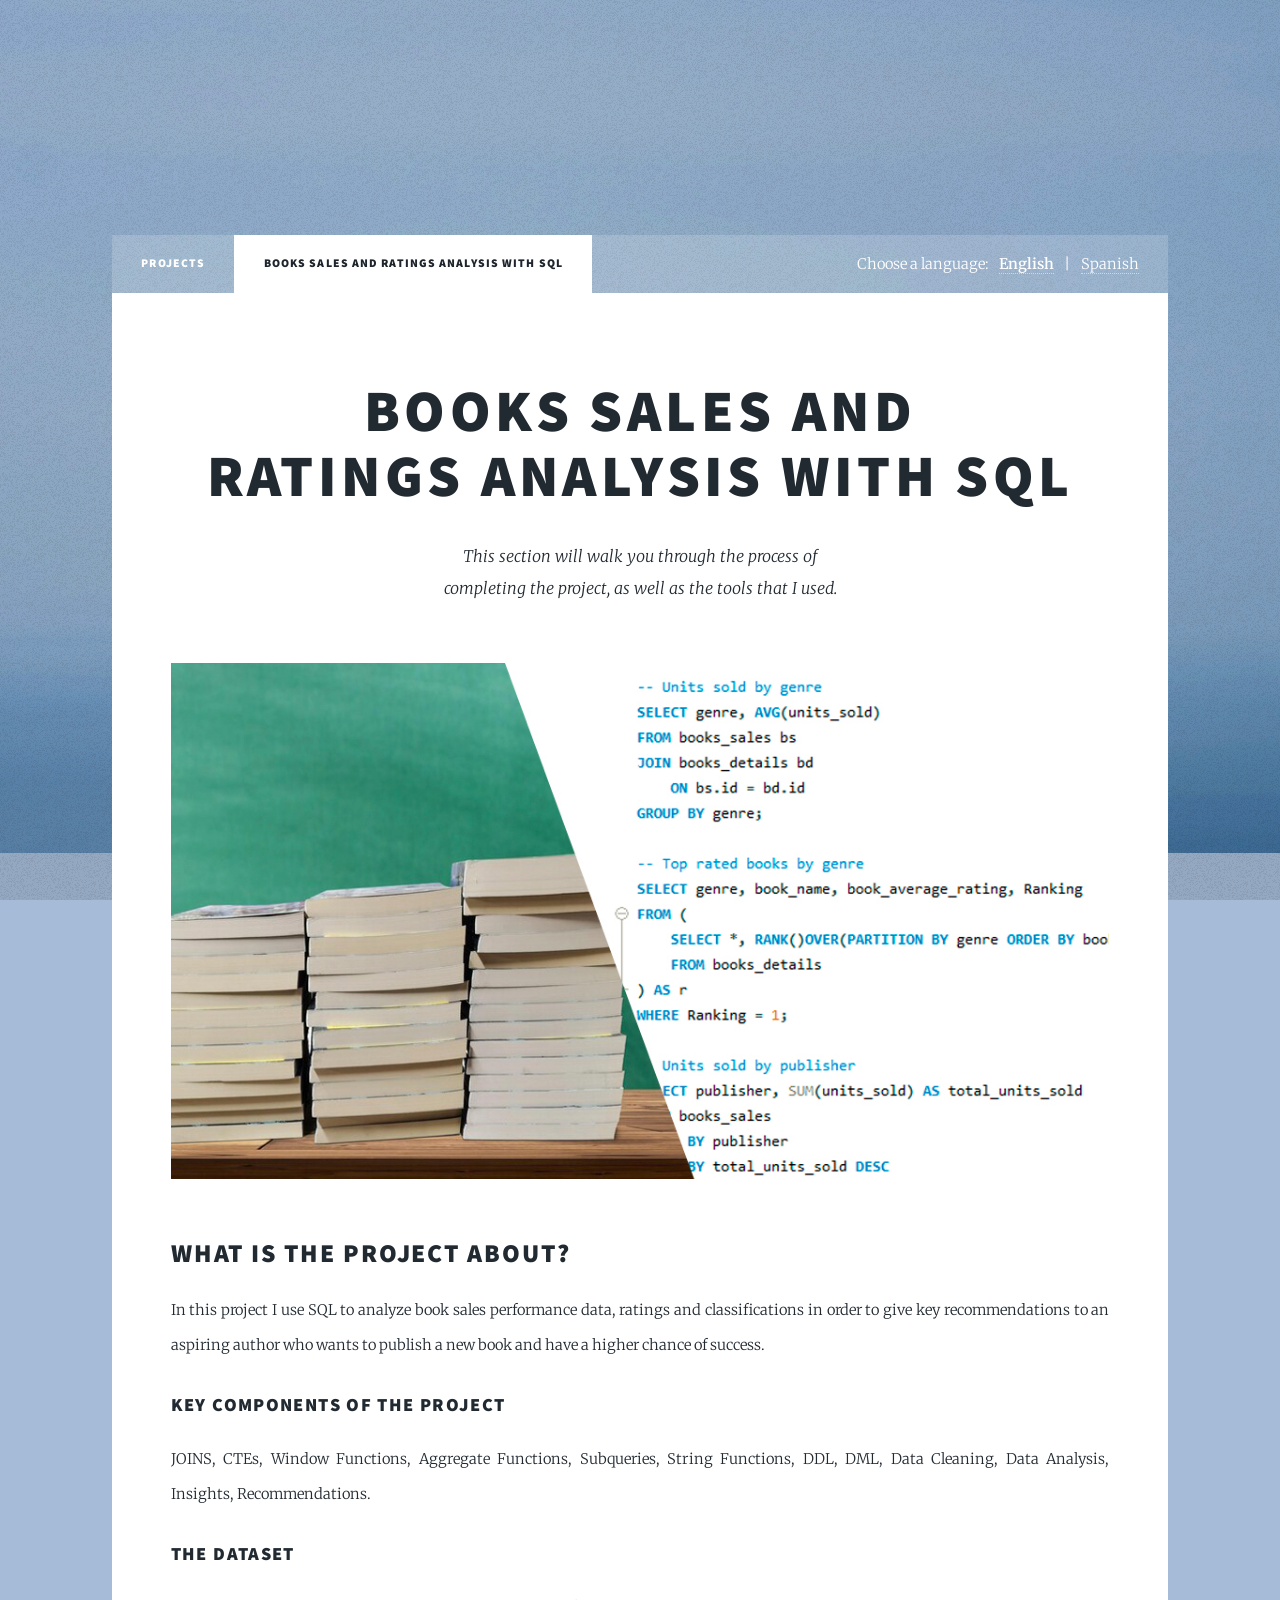
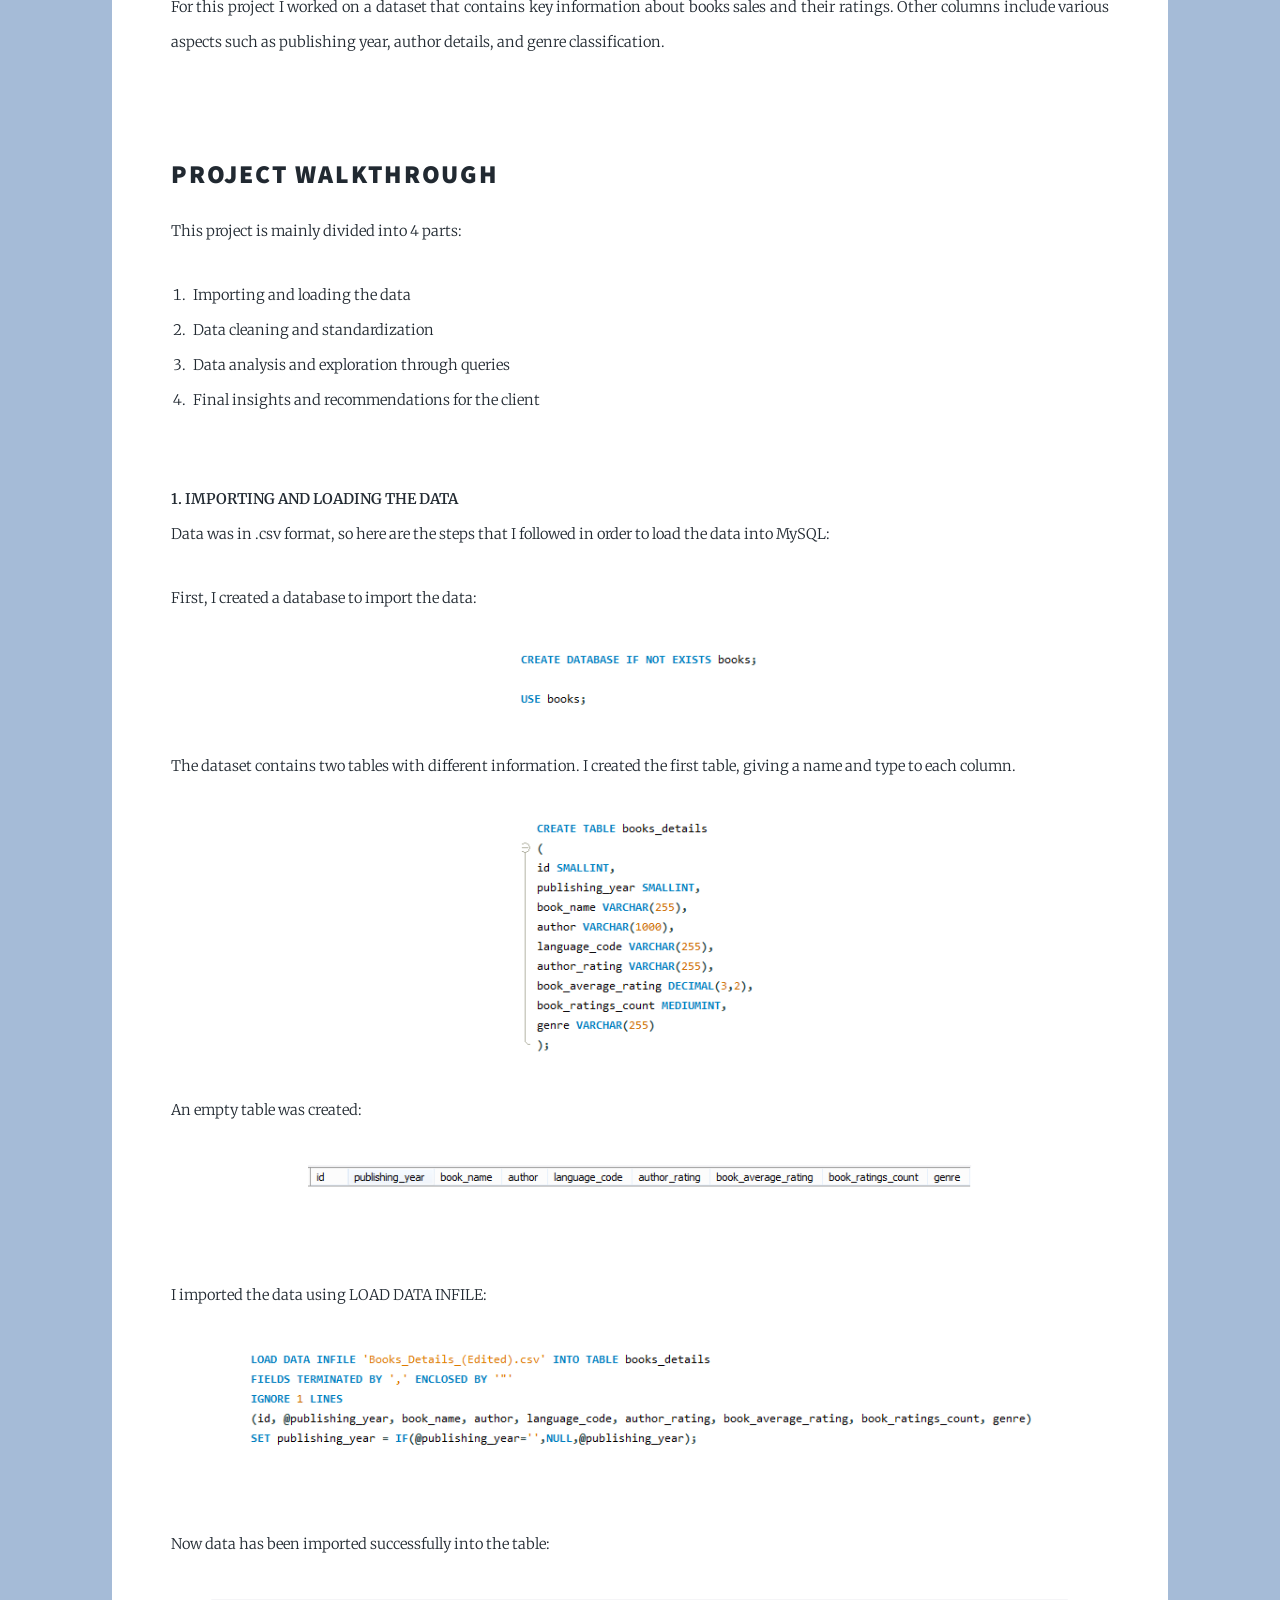
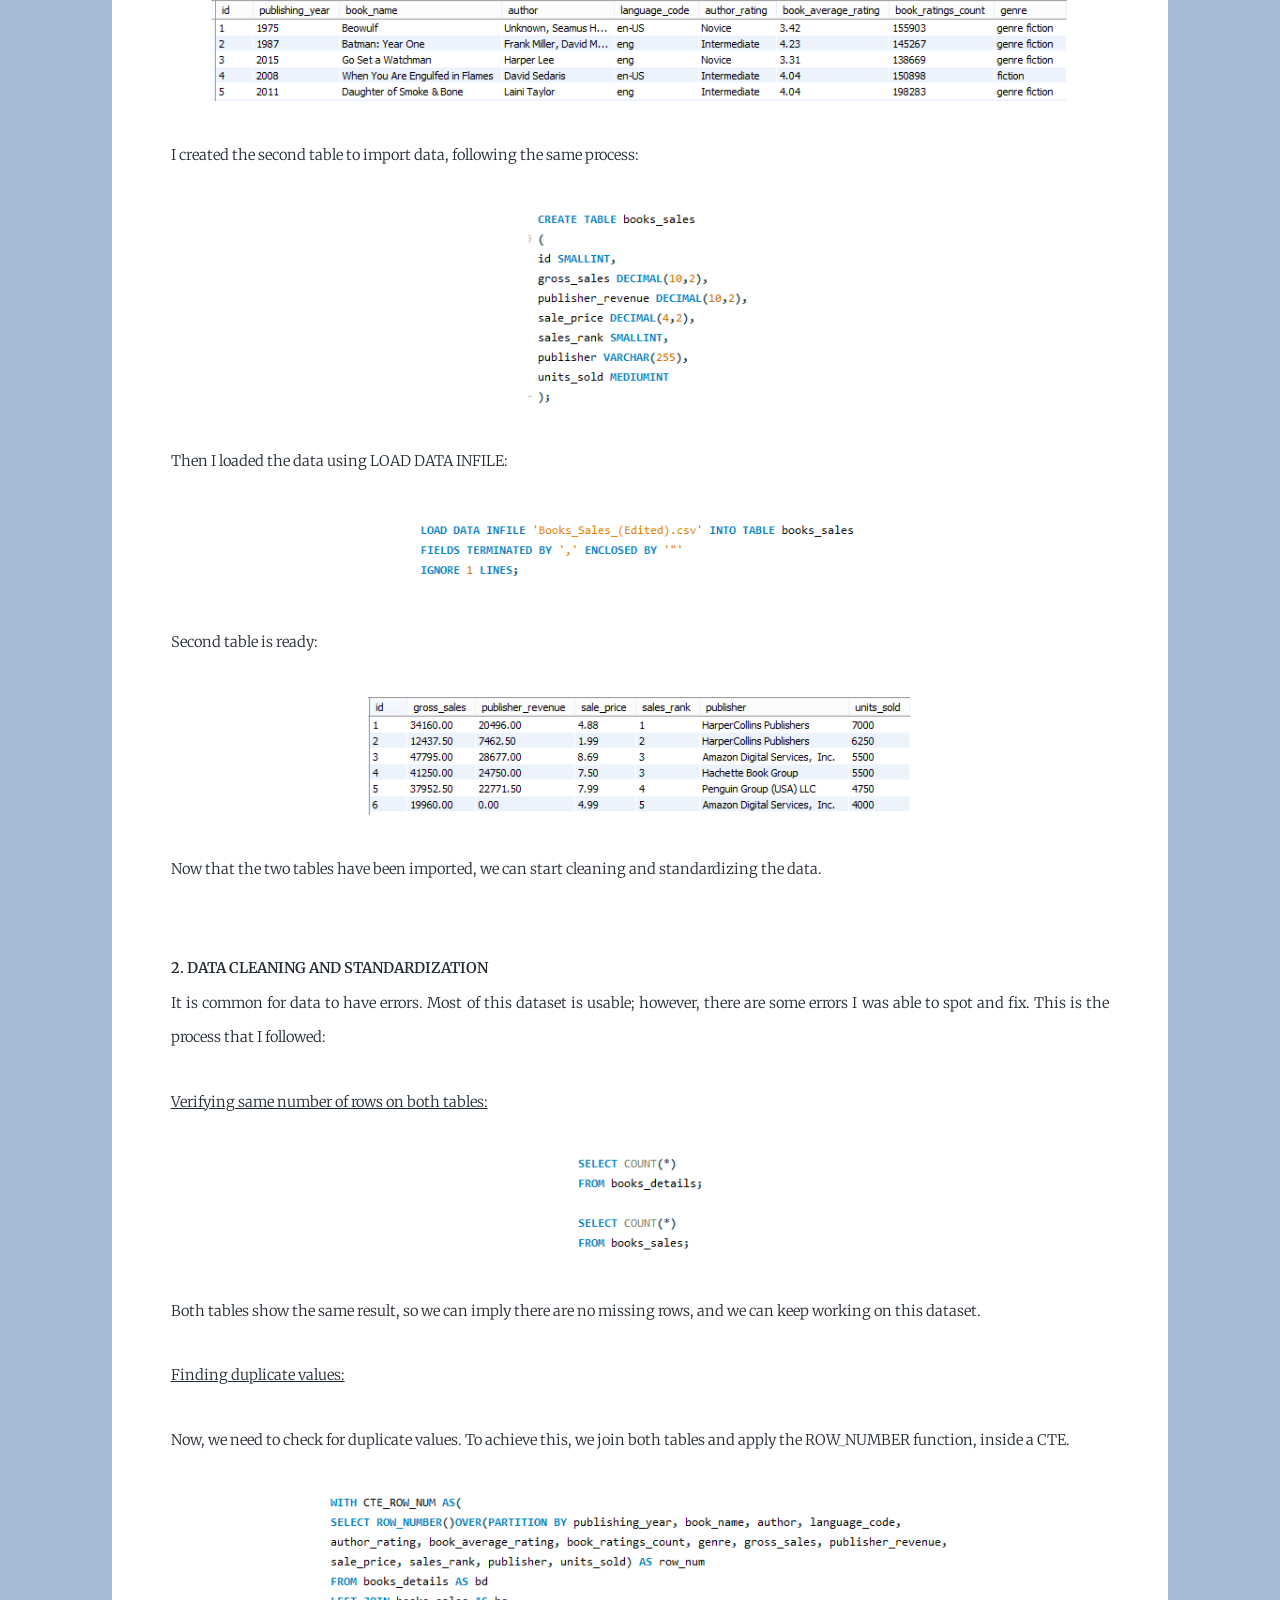
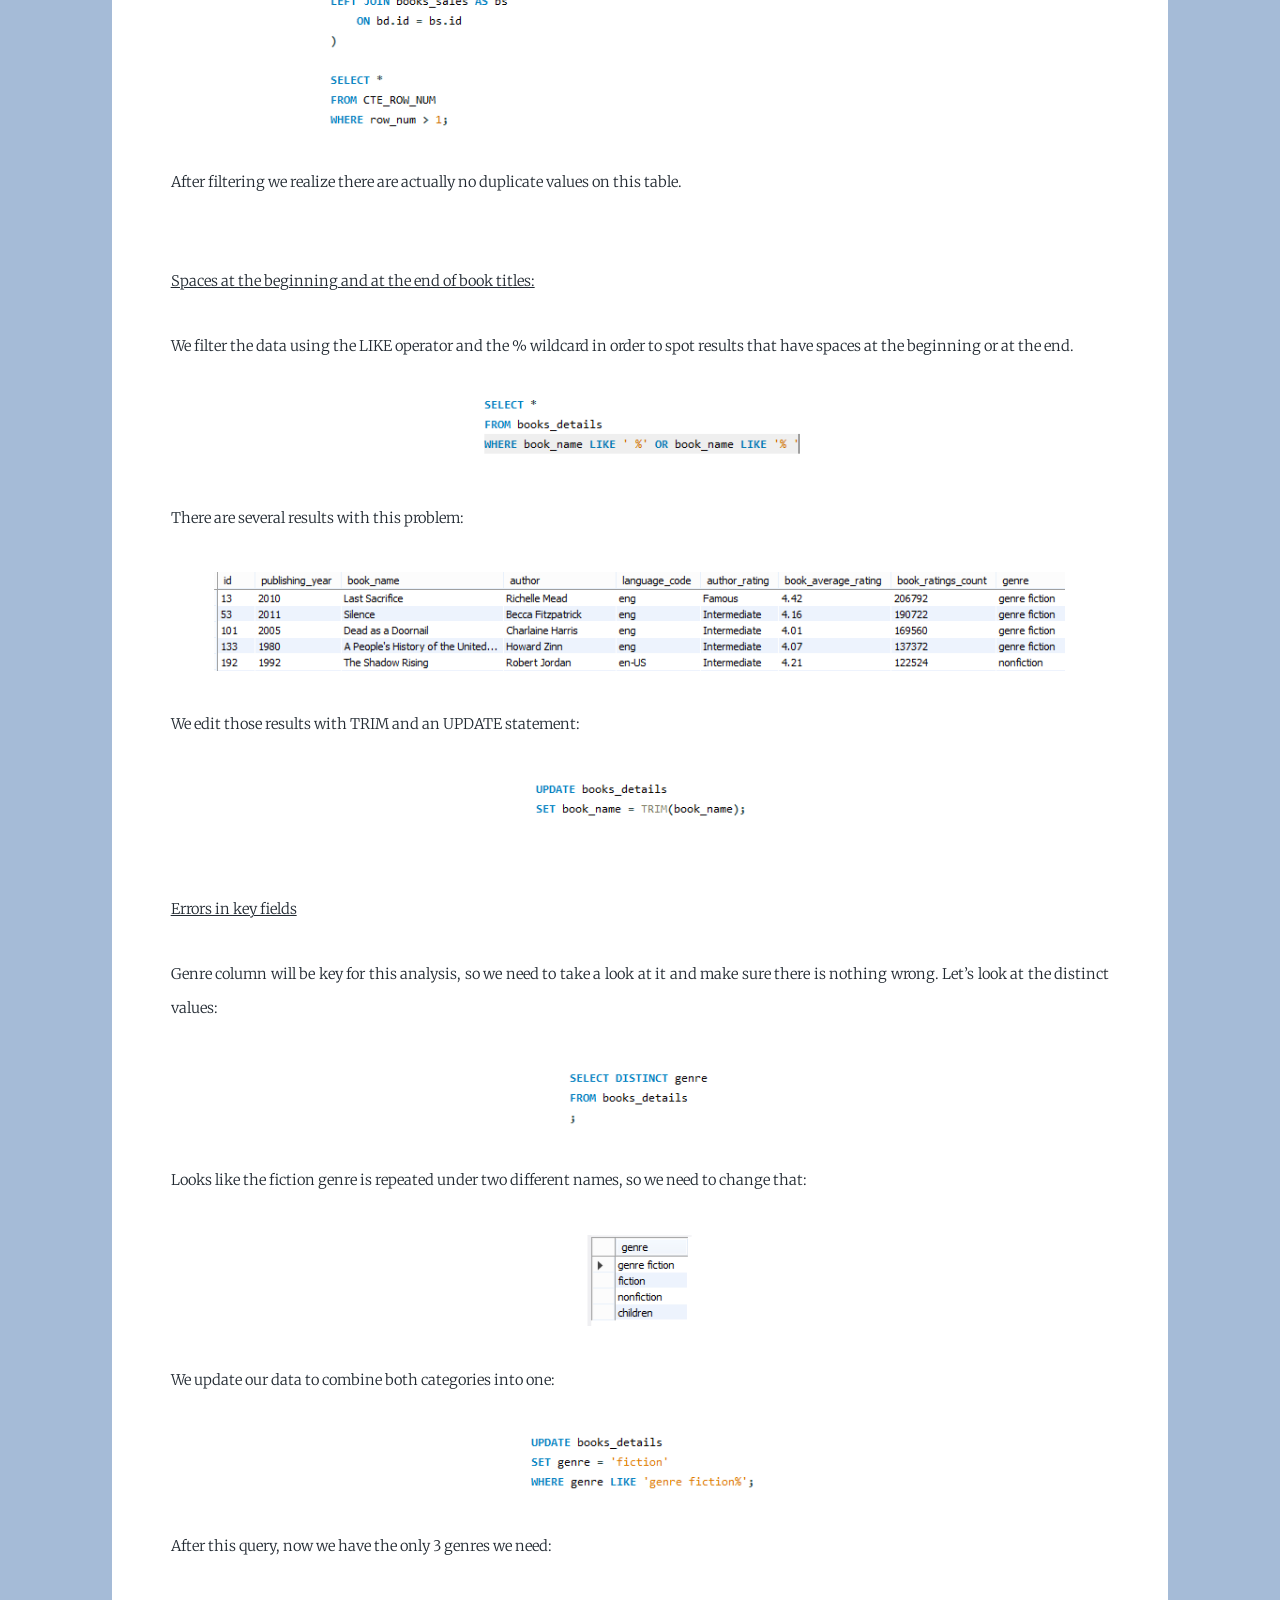
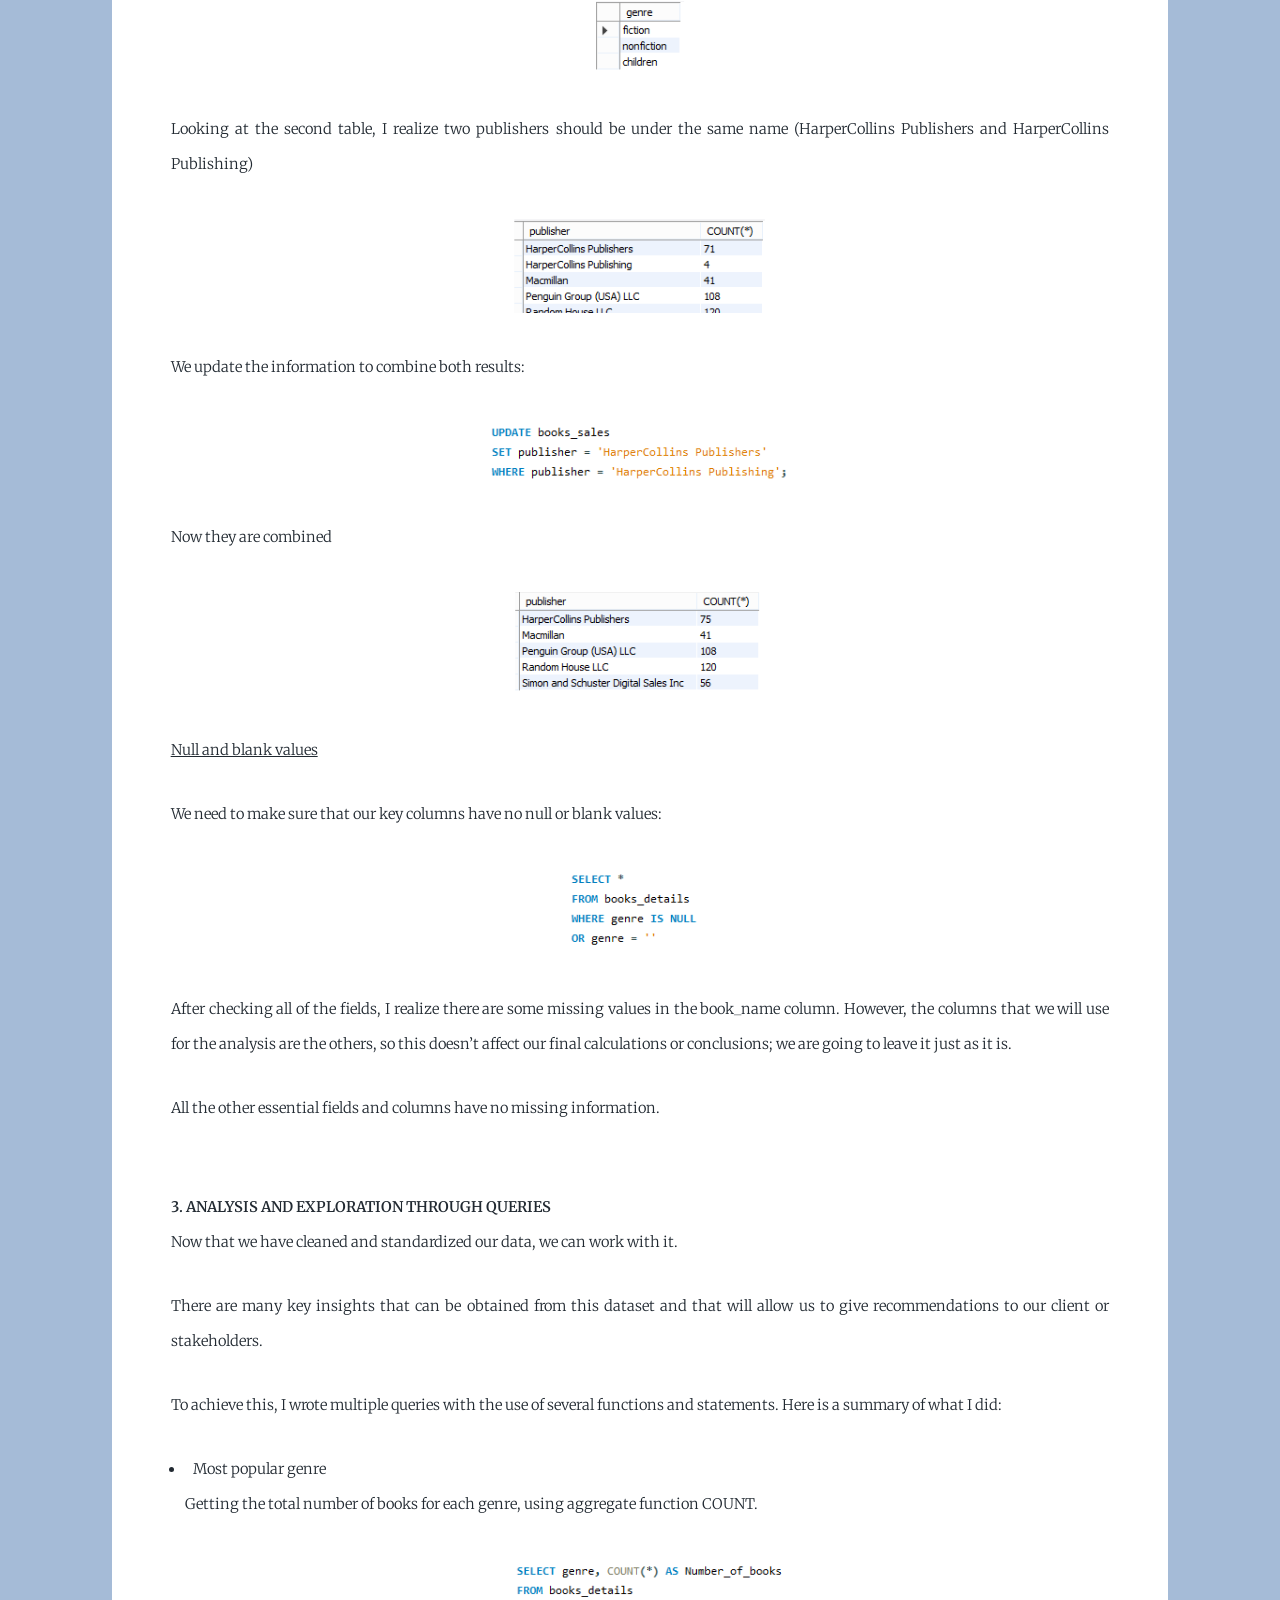
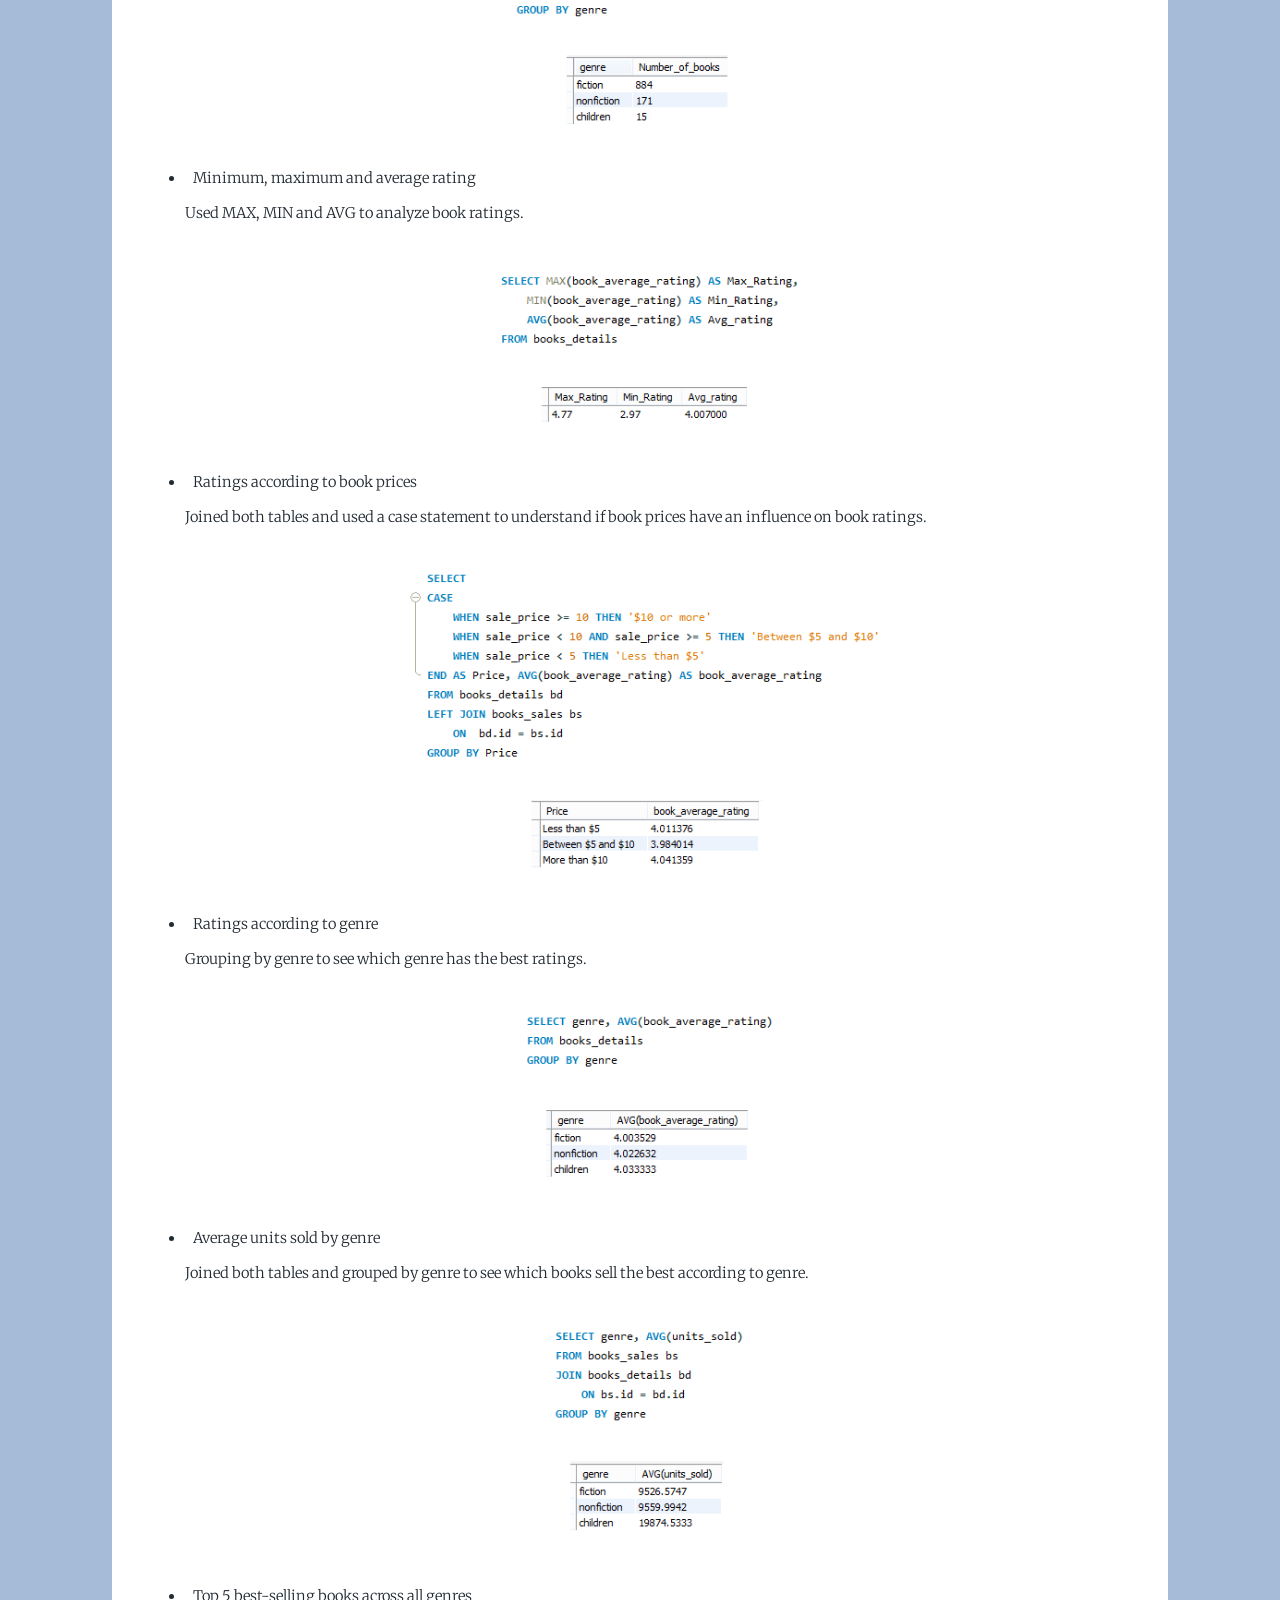
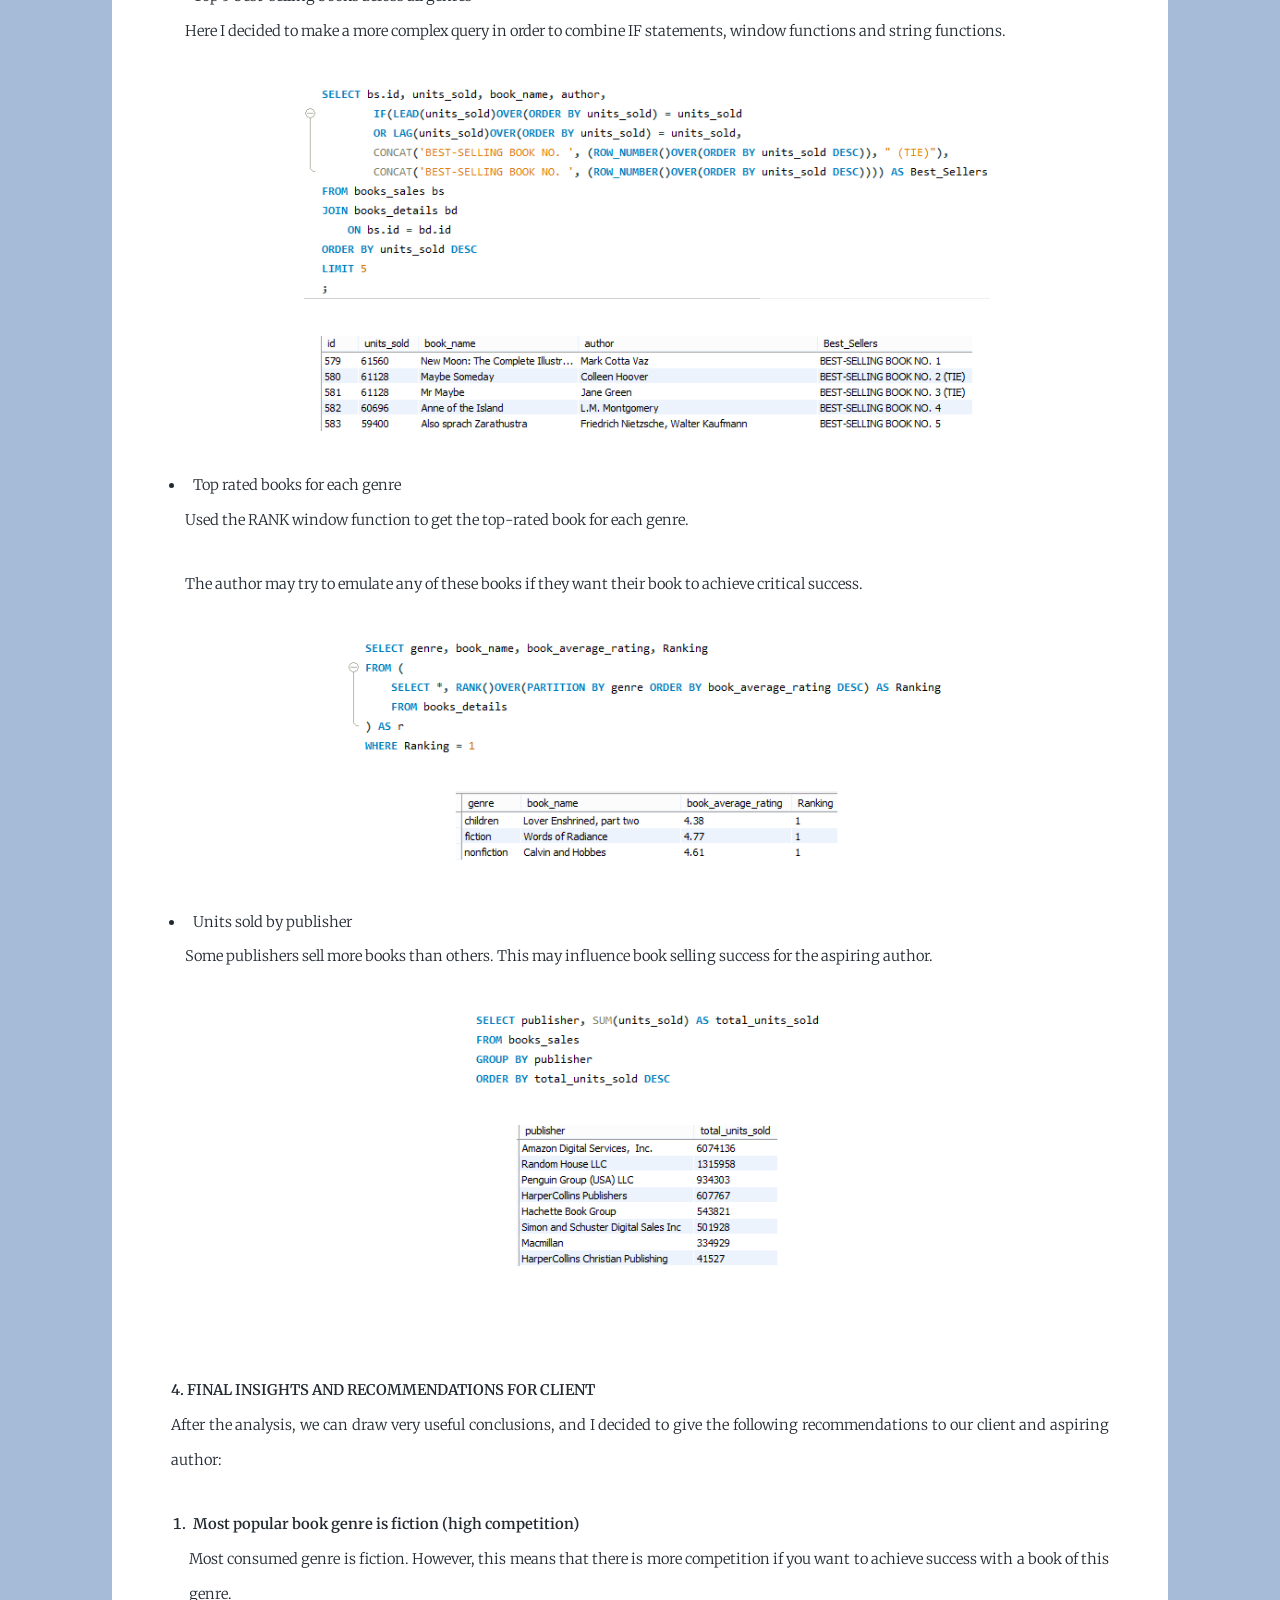
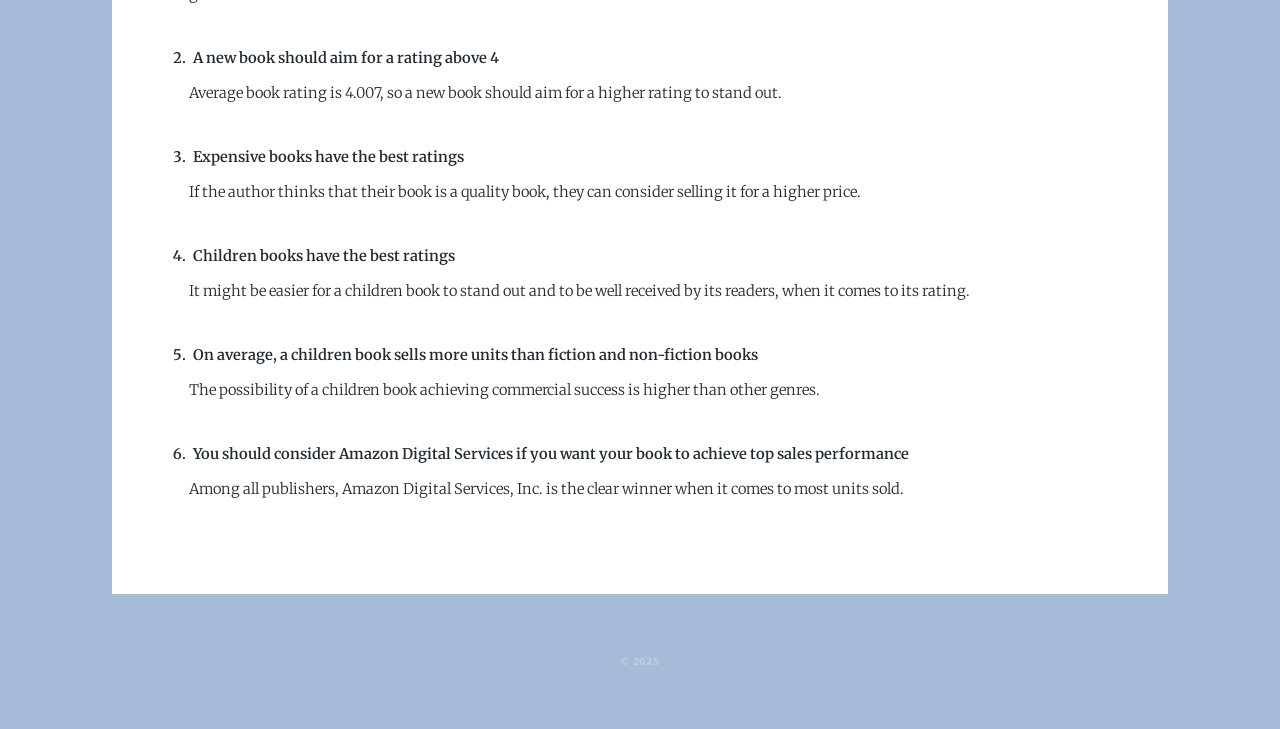
<file: books.html>
<!DOCTYPE HTML>

<html>
	<head>
		<title>Books Sales and Ratings Analysis with SQL</title>
		<meta charset="utf-8" />
		<meta name="viewport" content="width=device-width, initial-scale=1, user-scalable=no" />
		<link rel="stylesheet" href="assets/css/main.css" />
		<noscript><link rel="stylesheet" href="assets/css/noscript.css" /></noscript>
	</head>
	<body class="is-preload">

		<!-- Wrapper -->
			<div id="wrapper">

				<!-- Header -->
					<header id="header">
						<!-- <a href="index.html" class="logo">Projects</a> -->
					</header>

				<!-- Nav -->
					<nav id="nav">
						<ul class="links">
							<li><a href="index.html">Projects</a></li>
							<li class="active"><a href="books.html">Books Sales and Ratings Analysis with SQL</a></li>
							<!-- <li><a href="elements.html">Elements Reference</a></li> -->
						</ul>
							<ul class="icons">
	 						<li>Choose a language:</li>
	 						<li><a href="books.html"><b>English</b></a></li>
	 						<li> | </li>
	 						<li><a href="books-es.html">Spanish</a></li>
						</ul>
					</nav>

				<!-- Main -->
					<div id="main">

						<!-- Post -->
							<section class="post">
								<header class="major">
									<!-- <span class="date">April 25, 2017</span> -->
									<h1>Books Sales and<br />
									Ratings Analysis with SQL</h1>
									<p>This section will walk you through the process of<br />
								  	completing the project, as well as the tools that I used.<br /></p>
								</header>
								<div class="image main"><img src="images/books/imagen_dividida_books.jpg" alt="" /></div>
								<h2>What is the project about?</h2>
									<p>In this project I use SQL to analyze book sales performance data, ratings and classifications in order to give key recommendations to an aspiring author who wants to publish a new book and have a higher chance of success.</p>
								<h3>Key components of the project</h3>
								   <p>JOINS, CTEs, Window Functions, Aggregate Functions, Subqueries, String Functions, DDL, DML, Data Cleaning, Data Analysis, Insights, Recommendations.</p>
								<h3>The dataset</h3>
								   <p>For this project I worked on a dataset that contains key information about books sales and their ratings. Other columns include various aspects such as publishing year, author details, and genre classification.</p><br /><br />
								<h2>Project Walkthrough</h2>
									<p>This project is mainly divided into 4 parts:
										<ol>
											<li>Importing and loading the data</li>
											<li>Data cleaning and standardization</li>
											<li>Data analysis and exploration through queries</li>
											<li>Final insights and recommendations for the client</li>
										</ol>
									</p><br />
								<b>1. IMPORTING AND LOADING THE DATA</b>
									<p>Data was in .csv format, so here are the steps that I followed in order to load the data into MySQL:</p>
									<p>First, I created a database to import the data:</p>
									<a class="image fit" style="text-align:center"><img src="images/books/create_database_adjusted.png" alt="" /></a>
									<p>The dataset contains two tables with different information. I created the first table, giving a name and type to each column.</p>
									<a class="image fit" style="text-align:center"><img src="images/books/create_first_table_adjusted.png" alt="" /></a>
									<p>An empty table was created:</p>
									<a class="image fit" style="text-align:center"><img src="images/books/empty_first_table_adjusted.png" alt="" /></a><br />
									<p>I imported the data using LOAD DATA INFILE:</p>
									<a class="image fit" style="text-align:center"><img src="images/books/load_data_first_table_adjusted.png" alt="" /></a><br />
									<p>Now data has been imported successfully into the table:</p>
									<a class="image fit" style="text-align:center"><img src="images/books/data_imported_first_table_adjusted.png" alt="" /></a>
									<p>I created the second table to import data, following the same process:</p>
									<a class="image fit" style="text-align:center"><img src="images/books/create_second_table_adjusted.png" alt="" /></a>
									<p>Then I loaded the data using LOAD DATA INFILE:</p>
									<a class="image fit" style="text-align:center"><img src="images/books/load_data_second_table_adjusted.png" alt="" /></a>
									<p>Second table is ready:</p>
									<a class="image fit" style="text-align:center"><img src="images/books/data_imported_second_table_adjusted.png" alt="" /></a>
									<p>Now that the two tables have been imported, we can start cleaning and standardizing the data.</p><br />

			
								<b>2. DATA CLEANING AND STANDARDIZATION</b>
									<p>It is common for data to have errors. Most of this dataset is usable; however, there are some errors I was able to spot and fix. This is the process that I followed:</p>
								<p><u>Verifying same number of rows on both tables:</u></p>
									<a class="image fit" style="text-align:center"><img src="images/books/count_rows_beginning_adjusted.png" alt="" /></a>
									<p>Both tables show the same result, so we can imply there are no missing rows, and we can keep working on this dataset.</p>
								<p><u>Finding duplicate values:</u></p>
									<p>Now, we need to check for duplicate values. To achieve this, we join both tables and apply the ROW_NUMBER function, inside a CTE.</p>
									<a class="image fit" style="text-align:center"><img src="images/books/duplicates_adjusted.png" alt="" /></a>
									<p>After filtering we realize there are actually no duplicate values on this table.</p><br />
								<p><u>Spaces at the beginning and at the end of book titles:</u></p>
									<p>We filter the data using the LIKE operator and the % wildcard in order to spot results that have spaces at the beginning or at the end.</p>
									<a class="image fit" style="text-align:center"><img src="images/books/like_adjusted.png" alt="" /></a>
									<p>There are several results with this problem:</p>
									<a class="image fit" style="text-align:center"><img src="images/books/results_with_spaces_adjusted.png" alt="" /></a>
									<p>We edit those results with TRIM and an UPDATE statement:</p>
									<a class="image fit" style="text-align:center"><img src="images/books/trim_adjusted.png" alt="" /></a><br />
								<p><u>Errors in key fields</u></p>
									<p>Genre column will be key for this analysis, so we need to take a look at it and make sure there is nothing wrong. Let’s look at the distinct values:</p>
									<a class="image fit" style="text-align:center"><img src="images/books/distinct_adjusted.png" alt="" /></a>
									<p>Looks like the fiction genre is repeated under two different names, so we need to change that:</p>
									<a class="image fit" style="text-align:center"><img src="images/books/genres_repeated_adjusted.png" alt="" /></a>
									<p>We update our data to combine both categories into one:</p>
									<a class="image fit" style="text-align:center"><img src="images/books/like_combine_genres_adjusted.png" alt="" /></a>
									<p>After this query, now we have the only 3 genres we need:</p>
									<a class="image fit" style="text-align:center"><img src="images/books/only_3_genres_adjusted.png" alt="" /></a>
									<p>Looking at the second table, I realize two publishers should be under the same name (HarperCollins Publishers and HarperCollins Publishing)</p>
									<a class="image fit" style="text-align:center"><img src="images/books/publishers_repeated_adjusted.png" alt="" /></a>
									<p>We update the information to combine both results:</p>
									<a class="image fit" style="text-align:center"><img src="images/books/update_publishers_adjusted.png" alt="" /></a>
									<p>Now they are combined</p>
									<a class="image fit" style="text-align:center"><img src="images/books/publishers_combined_adjusted.png" alt="" /></a>
								<p><u>Null and blank values</u></p>
									<p>We need to make sure that our key columns have no null or blank values:</p>
									<a class="image fit" style="text-align:center"><img src="images/books/looking_for_nulls_adjusted.png" alt="" /></a>
									<p>After checking all of the fields, I realize there are some missing values in the book_name column. However, the columns that we will use for the analysis are the others, so this doesn’t affect our final calculations or conclusions; we are going to leave it just as it is. </p>
									<p>All the other essential fields and columns have no missing information.</p><br />


								<b>3. ANALYSIS AND EXPLORATION THROUGH QUERIES</b>
									<p>Now that we have cleaned and standardized our data, we can work with it.</p>
									<p>There are many key insights that can be obtained from this dataset and that will allow us to give recommendations to our client or stakeholders.</p>
									<p>To achieve this, I wrote multiple queries with the use of several functions and statements. Here is a summary of what I did:</p>
								<ul>
								<li>Most popular genre</li>
									<p>Getting the total number of books for each genre, using aggregate function COUNT.</p>
									<a class="image fit" style="text-align:center"><img src="images/books/most_popular_genre_query_adjusted.png" alt="" /></a>
									<a class="image fit" style="text-align:center"><img src="images/books/most_popular_genre_results_adjusted.png" alt="" /></a>
								<li>Minimum, maximum and average rating</li>
									<p>Used MAX, MIN and AVG to analyze book ratings.</p>
									<a class="image fit" style="text-align:center"><img src="images/books/min_max_query_adjusted.png" alt="" /></a>
									<a class="image fit" style="text-align:center"><img src="images/books/min_max_results_adjusted.png" alt="" /></a>
								<li>Ratings according to book prices</li>
									<p>Joined both tables and used a case statement to understand if book prices have an influence on book ratings.</p>
									<a class="image fit" style="text-align:center"><img src="images/books/ratings_according_to_prices_query_adjusted.png" alt="" /></a>
									<a class="image fit" style="text-align:center"><img src="images/books/ratings_according_to_prices_results_adjusted.png" alt="" /></a>
								<li>Ratings according to genre</li>
									<p>Grouping by genre to see which genre has the best ratings.</p>
									<a class="image fit" style="text-align:center"><img src="images/books/ratings_according_to_genre_query_adjusted.png" alt="" /></a>
									<a class="image fit" style="text-align:center"><img src="images/books/ratings_according_to_genre_results_adjusted.png" alt="" /></a>
								<li>Average units sold by genre</li>
									<p>Joined both tables and grouped by genre to see which books sell the best according to genre.</p>
									<a class="image fit" style="text-align:center"><img src="images/books/average_units_sold_by_genre_query_adjusted.png" alt="" /></a>
									<a class="image fit" style="text-align:center"><img src="images/books/average_units_sold_by_genre_results_adjusted.png" alt="" /></a>
								<li>Top 5 best-selling books across all genres</li>
									<p>Here I decided to make a more complex query in order to combine IF statements, window functions and string functions.</p>
									<a class="image fit" style="text-align:center"><img src="images/books/top_5_best_query_adjusted.png" alt="" /></a>
									<a class="image fit" style="text-align:center"><img src="images/books/top_5_best_results_adjusted.png" alt="" /></a>
								<li>Top rated books for each genre</li>
									<p>Used the RANK window function to get the top-rated book for each genre.</p>
									<p>The author may try to emulate any of these books if they want their book to achieve critical success.</p>
									<a class="image fit" style="text-align:center"><img src="images/books/top_rated_query_adjusted.png" alt="" /></a>
									<a class="image fit" style="text-align:center"><img src="images/books/top_rated_results_adjusted.png" alt="" /></a>
								<li>Units sold by publisher</li>
									<p>Some publishers sell more books than others. This may influence book selling success for the aspiring author.</p>
									<a class="image fit" style="text-align:center"><img src="images/books/units_sold_query_adjusted.png" alt="" /></a>
									<a class="image fit" style="text-align:center"><img src="images/books/units_sold_results_adjusted.png" alt="" /></a>
								</ul><br /><br />


								<b>4. FINAL INSIGHTS AND RECOMMENDATIONS FOR CLIENT</b>
									<p>After the analysis, we can draw very useful conclusions, and I decided to give the following recommendations to our client and aspiring author:</p>
								<ol>
								<b><li>Most popular book genre is fiction (high competition)</li></b>
									<p>Most consumed genre is fiction. However, this means that there is more competition if you want to achieve success with a book of this genre.</p>
								<b><li>A new book should aim for a rating above 4</li></b>
									<p>Average book rating is 4.007, so a new book should aim for a higher rating to stand out.</p>
								<b><li>Expensive books have the best ratings</li></b>
									<p>If the author thinks that their book is a quality book, they can consider selling it for a higher price.</p>
								<b><li>Children books have the best ratings</li></b>
									<p>It might be easier for a children book to stand out and to be well received by its readers, when it comes to its rating.</p>
								<b><li>On average, a children book sells more units than fiction and non-fiction books</li></b>
									<p>The possibility of a children book achieving commercial success is higher than other genres.</p>
								<b><li>You should consider Amazon Digital Services if you want your book to achieve top sales performance</li></b>
									<p>Among all publishers, Amazon Digital Services, Inc. is the clear winner when it comes to most units sold.</p>
								</ol>

							</section>
					</div>

				<!-- Footer -->
<!-- 					<footer id="footer">
						<section>
							<form method="post" action="#">
								<div class="fields">
									<div class="field">
										<label for="name">Name</label>
										<input type="text" name="name" id="name" />
									</div>
									<div class="field">
										<label for="email">Email</label>
										<input type="text" name="email" id="email" />
									</div>
									<div class="field">
										<label for="message">Message</label>
										<textarea name="message" id="message" rows="3"></textarea>
									</div>
								</div>
								<ul class="actions">
									<li><input type="submit" value="Send Message" /></li>
								</ul>
							</form>
						</section> 
						<section class="split contact">
						<section style="text-align:center">
							<section class="alt">
								<h3>Location</h3>
								<p style="text-align:center">Querétaro, México</p>
							</section>
							<section>
								<h3>Phone</h3>
								<p style="text-align:center">(+52) 33-34-86-86-05</p>
							</section>
							<section>
								<h3>Email</h3>
								<p style="text-align:center">carlogerstein@gmail.com</p>
							</section>
							<section>
								<h3>Social</h3>
								<ul class="icons alt">
									<li><a href="#" class="icon brands alt fa-twitter"><span class="label">Twitter</span></a></li>
									<li><a href="#" class="icon brands alt fa-facebook-f"><span class="label">Facebook</span></a></li>
									<li><a href="#" class="icon brands alt fa-instagram"><span class="label">Instagram</span></a></li>
									<li><a href="#" class="icon brands alt fa-github"><span class="label">GitHub</span></a></li>
								</ul>
							</section>
						</section>
					</footer> -->

				<!-- Copyright -->
					<div id="copyright">
						<ul><li>&copy; 2025</li></ul>
					</div>

			</div>

		<!-- Scripts -->
			<script src="assets/js/jquery.min.js"></script>
			<script src="assets/js/jquery.scrollex.min.js"></script>
			<script src="assets/js/jquery.scrolly.min.js"></script>
			<script src="assets/js/browser.min.js"></script>
			<script src="assets/js/breakpoints.min.js"></script>
			<script src="assets/js/util.js"></script>
			<script src="assets/js/main.js"></script>

	</body>
</html>
</file>
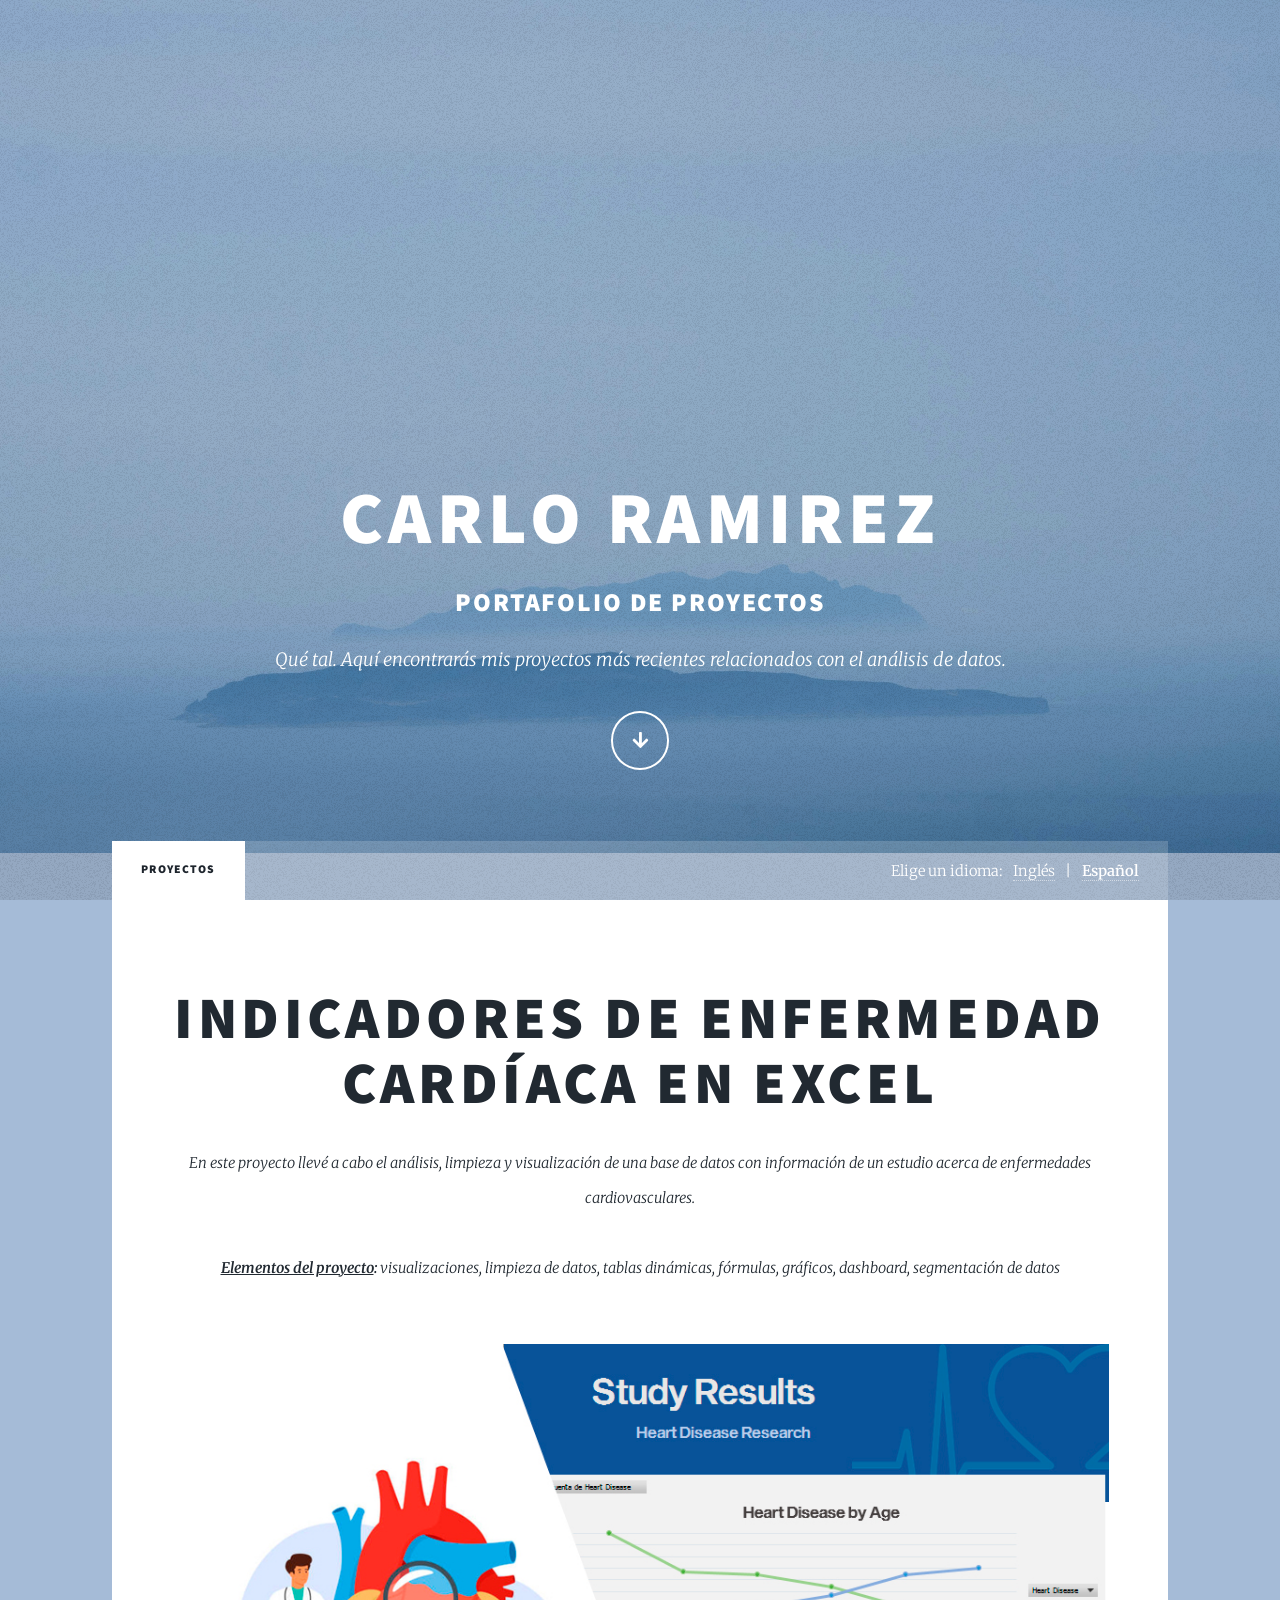
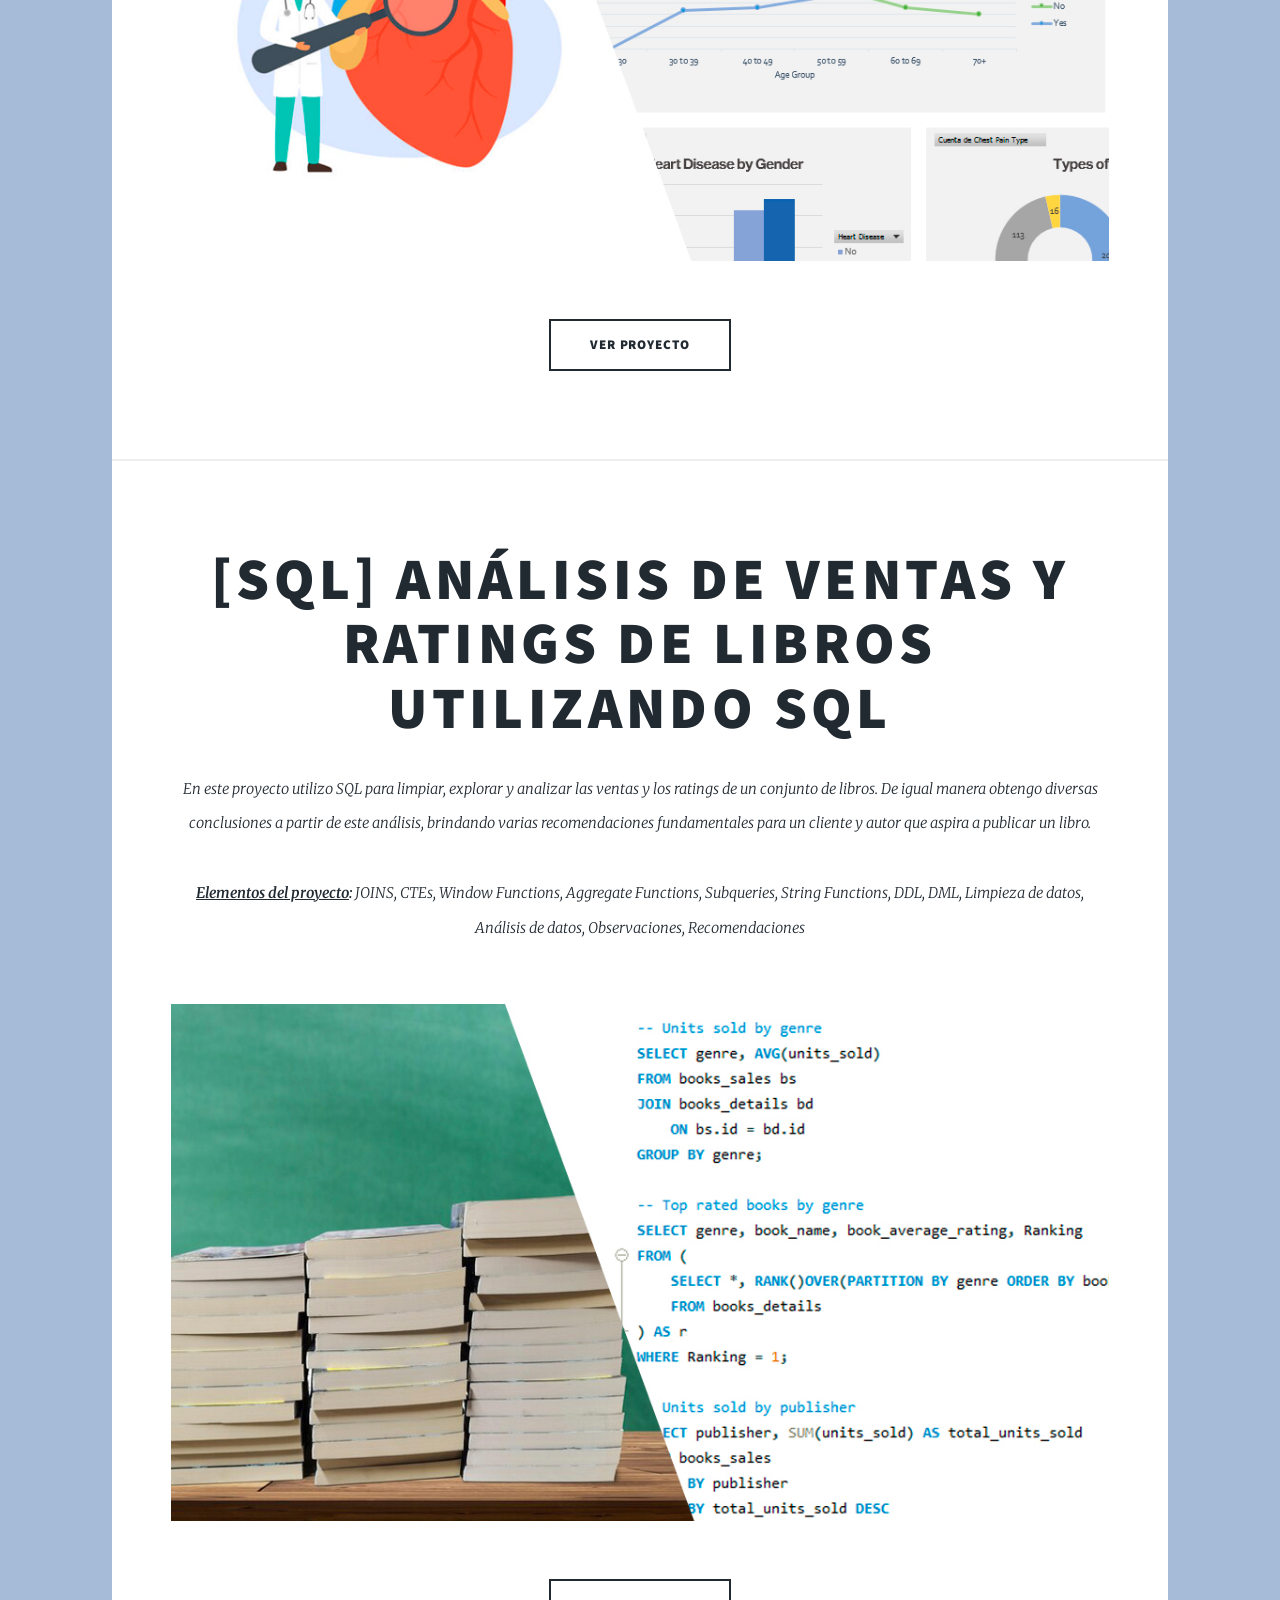
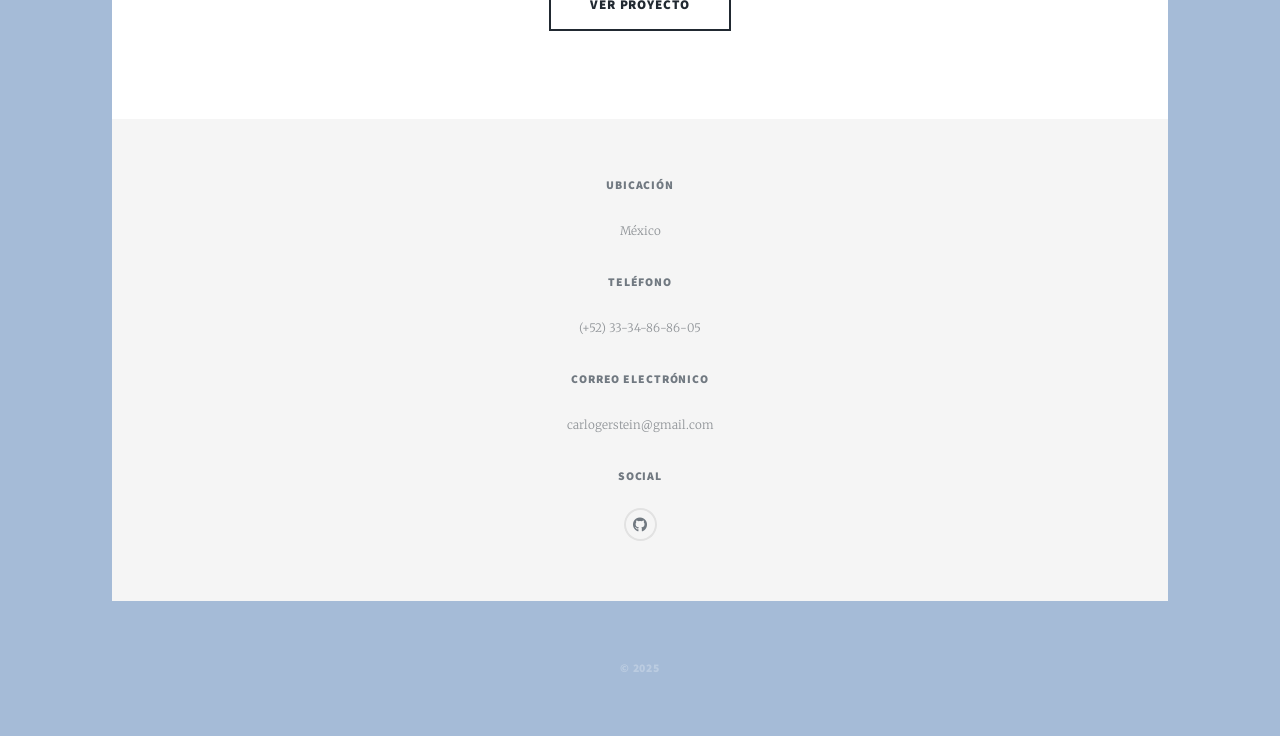
<file: index-es.html>
<!DOCTYPE HTML>
<html>
	<head>
		<title>Carlo Ramirez Gerstein - Portafolio</title>
		<meta charset="utf-8" />
		<meta name="viewport" content="width=device-width, initial-scale=1, user-scalable=no" />
		<link rel="stylesheet" href="assets/css/main.css" />
		<noscript><link rel="stylesheet" href="assets/css/noscript.css" /></noscript>
	</head>
	<body class="is-preload">

		<!-- Wrapper -->
			<div id="wrapper" class="fade-in">

				<!-- Intro -->
					<div id="intro">
						<h1>Carlo Ramirez<br /></h1>
						<h2>Portafolio de proyectos</h2>
						<p>Qué tal. Aquí encontrarás mis proyectos más recientes relacionados con el análisis de datos.</p>
						<ul class="actions">
							<li><a href="#header" class="button icon solid solo fa-arrow-down scrolly">Continuar</a></li>
						</ul>
					</div>

				<!-- Header -->
					<header id="header">
						<a href="index-es.html" class="logo">Proyectos</a>
					</header>

				<!-- Nav -->
					<nav id="nav">
						<ul class="links">
							<li class="active"><a href="index-es.html">Proyectos</a></li>
<!-- 							<li><a href="generic.html">Generic Page</a></li>
							<li><a href="elements.html">Elements Reference</a></li> -->
						</ul>
							<ul class="icons">
	 						<li>Elige un idioma:</li>
	 						<li><a href="index.html">Inglés</a></li>
	 						<li> | </li>
	 						<li><a href="index-es.html"><b>Español</b></a></li>
						</ul>
					</nav>

				<!-- Main -->
					<div id="main">

						<!-- Featured Post -->
							<article class="post featured">
								<header class="major">
									<h2><a href="indicators-es.html">Indicadores de enfermedad cardíaca en Excel</a></h2>
									<p>En este proyecto llevé a cabo el análisis, limpieza y visualización de una base de datos con información de un estudio acerca de enfermedades cardiovasculares.<br /><br />
									<strong><u>Elementos del proyecto</u>:</strong> visualizaciones, limpieza de datos, tablas dinámicas, fórmulas, gráficos, dashboard, segmentación de datos </p>
								</header>
								<a href="indicators-es.html" class="image main"><img src="images/imagen_dividida.jpg" alt="" /></a>
								<ul class="actions special">
									<li><a href="indicators-es.html" class="button large">Ver proyecto</a></li>
								</ul>
							</article>

						<!-- Featured Post -->
							<article class="post featured">
								<header class="major">
									<h2><a href="books-es.html">[SQL] Análisis de ventas y ratings de libros utilizando SQL</a></h2>
									<p>En este proyecto utilizo SQL para limpiar, explorar y analizar las ventas y los ratings de un conjunto de libros. De igual manera obtengo diversas conclusiones a partir de este análisis, brindando varias recomendaciones fundamentales para un cliente y autor que aspira a publicar un libro.<br /><br />
									<strong><u>Elementos del proyecto</u>:</strong> JOINS, CTEs, Window Functions, Aggregate Functions, Subqueries, String Functions, DDL, DML, Limpieza de datos, Análisis de datos, Observaciones, Recomendaciones </p>
								</header>
								<a href="books-es.html" class="image main"><img src="images/books/imagen_dividida_books.jpg" alt="" /></a>
								<ul class="actions special">
									<li><a href="books-es.html" class="button large">Ver proyecto</a></li>
								</ul>
							</article>

						<!-- Posts -->
							<!-- <section class="posts">
								<article>
									<header>
										<h2><a href="#">Sed magna<br />
										ipsum faucibus</a></h2>
									</header>
									<a href="#" class="image fit"><img src="images/pic02.jpg" alt="" /></a>
									<p>Donec eget ex magna. Interdum et malesuada fames ac ante ipsum primis in faucibus. Pellentesque venenatis dolor imperdiet dolor mattis sagittis magna etiam.</p>
									<ul class="actions special">
										<li><a href="#" class="button">Full Story</a></li>
									</ul>
								</article>
								<article>
									<header>
										<h2><a href="#">Primis eget<br />
										imperdiet lorem</a></h2>
									</header>
									<a href="#" class="image fit"><img src="images/pic03.jpg" alt="" /></a>
									<p>Donec eget ex magna. Interdum et malesuada fames ac ante ipsum primis in faucibus. Pellentesque venenatis dolor imperdiet dolor mattis sagittis magna etiam.</p>
									<ul class="actions special">
										<li><a href="#" class="button">Full Story</a></li>
									</ul>
								</article>
								<article>
									<header>
										<h2><a href="#">Ante mattis<br />
										interdum dolor</a></h2>
									</header>
									<a href="#" class="image fit"><img src="images/pic04.jpg" alt="" /></a>
									<p>Donec eget ex magna. Interdum et malesuada fames ac ante ipsum primis in faucibus. Pellentesque venenatis dolor imperdiet dolor mattis sagittis magna etiam.</p>
									<ul class="actions special">
										<li><a href="#" class="button">Full Story</a></li>
									</ul>
								</article>
								<article>
									<header>
										<h2><a href="#">Tempus sed<br />
										nulla imperdiet</a></h2>
									</header>
									<a href="#" class="image fit"><img src="images/pic05.jpg" alt="" /></a>
									<p>Donec eget ex magna. Interdum et malesuada fames ac ante ipsum primis in faucibus. Pellentesque venenatis dolor imperdiet dolor mattis sagittis magna etiam.</p>
									<ul class="actions special">
										<li><a href="#" class="button">Full Story</a></li>
									</ul>
								</article>
							</section> -->
					</div>

				<!-- Footer -->
					<footer id="footer">
						<!-- <section>
							<form method="post" action="#">
								<div class="fields">
									<div class="field">
										<label for="name">Name</label>
										<input type="text" name="name" id="name" />
									</div>
									<div class="field">
										<label for="email">Email</label>
										<input type="text" name="email" id="email" />
									</div>
									<div class="field">
										<label for="message">Message</label>
										<textarea name="message" id="message" rows="3"></textarea>
									</div>
								</div>
								<ul class="actions">
									<li><input type="submit" value="Send Message" /></li>
								</ul>
							</form>
						</section> -->

						<!-- <section class="split contact"> -->
						<section style="text-align:center">
							<section class="alt">
								<h3>Ubicación</h3>
								<p style="text-align:center">México</p>
							</section>
							<section>
								<h3>Teléfono</h3>
								<p style="text-align:center">(+52) 33-34-86-86-05</p>
							</section>
							<section>
								<h3>Correo electrónico</h3>
								<p style="text-align:center">carlogerstein@gmail.com</p>
							</section>
							<section>
								<h3>Social</h3>
								<ul class="icons alt">
<!-- 									<li><a href="#" class="icon brands alt fa-twitter"><span class="label">Twitter</span></a></li>
									<li><a href="#" class="icon brands alt fa-facebook-f"><span class="label">Facebook</span></a></li>
									<li><a href="#" class="icon brands alt fa-instagram"><span class="label">Instagram</span></a></li> -->
									<li><a href="https://github.com/CarloRg23/" class="icon brands alt fa-github"><span class="label">GitHub</span></a></li>
								</ul>
							</section>
						</section>
					</footer>

				<!-- Copyright -->
					<div id="copyright">
						<ul><li>&copy; 2025</li></ul>
					</div>

			</div>

		<!-- Scripts -->
			<script src="assets/js/jquery.min.js"></script>
			<script src="assets/js/jquery.scrollex.min.js"></script>
			<script src="assets/js/jquery.scrolly.min.js"></script>
			<script src="assets/js/browser.min.js"></script>
			<script src="assets/js/breakpoints.min.js"></script>
			<script src="assets/js/util.js"></script>
			<script src="assets/js/main.js"></script>

	</body>
</html>
</file>
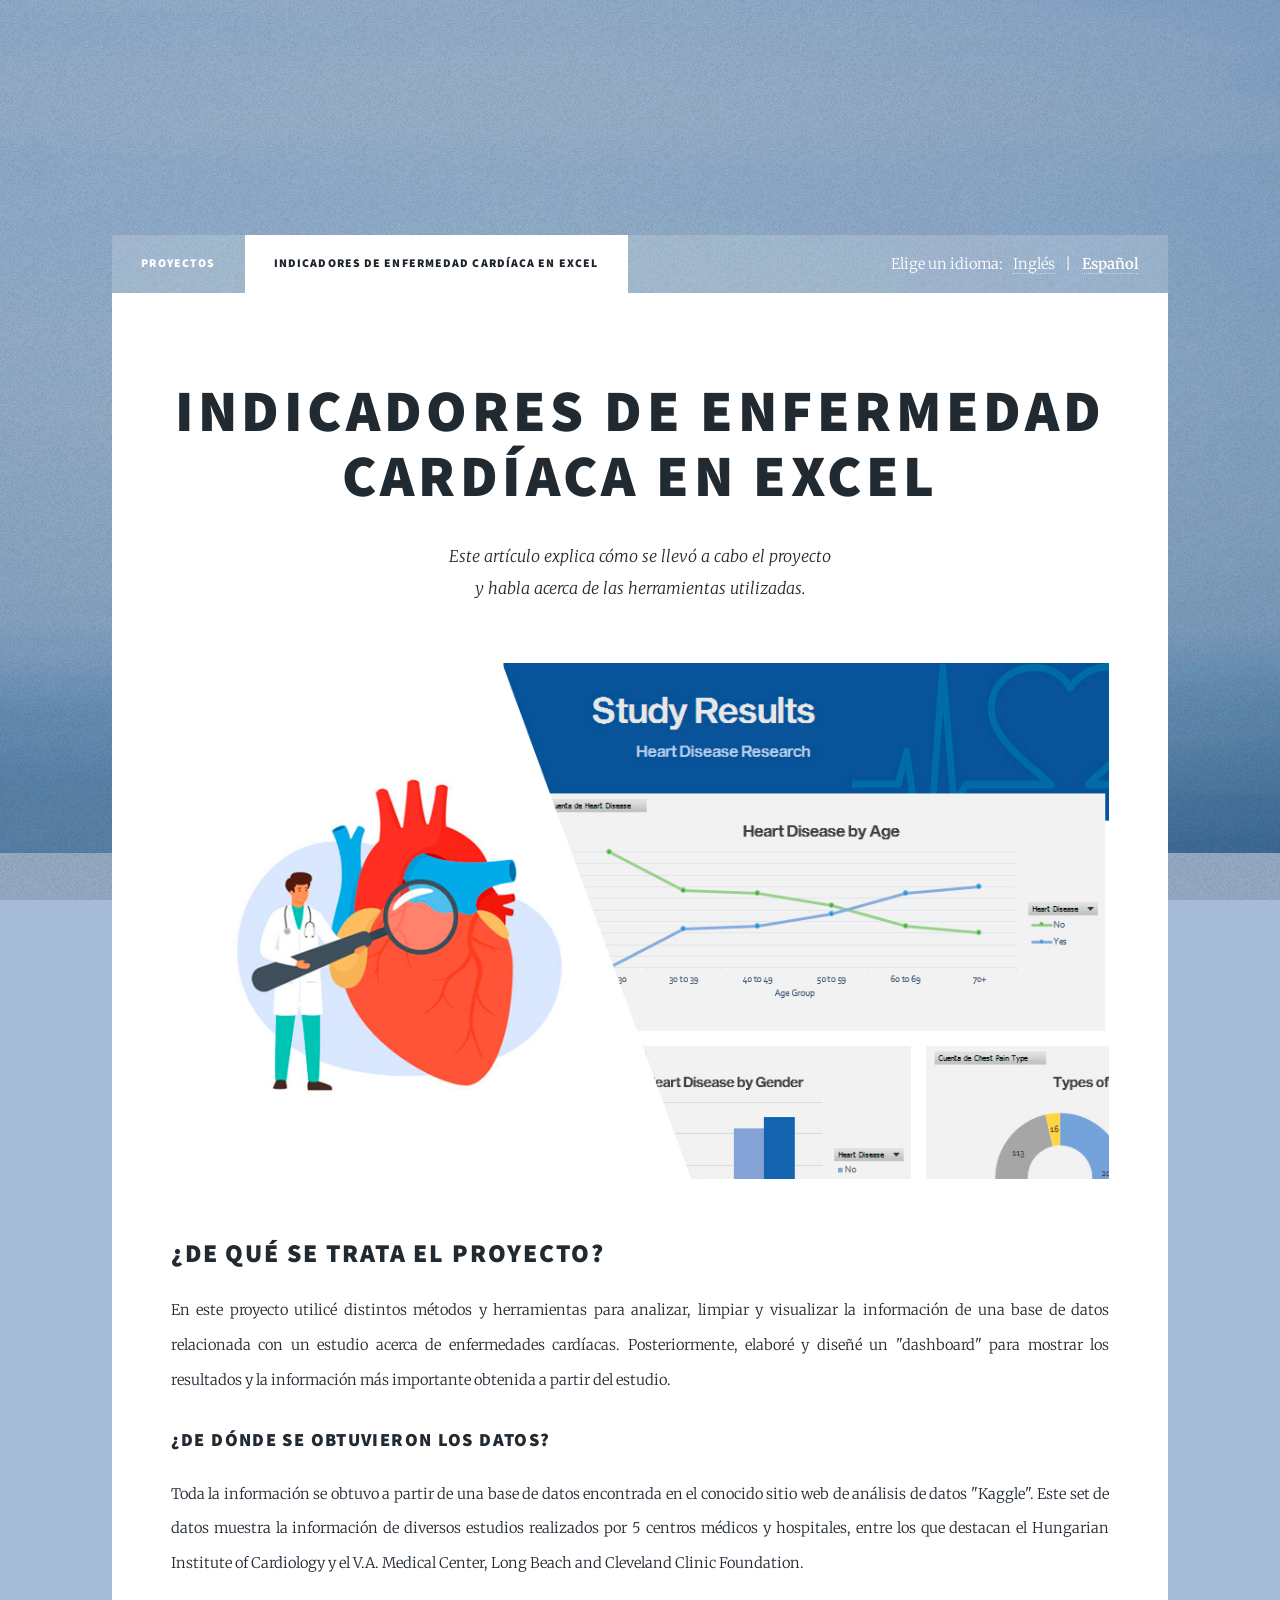
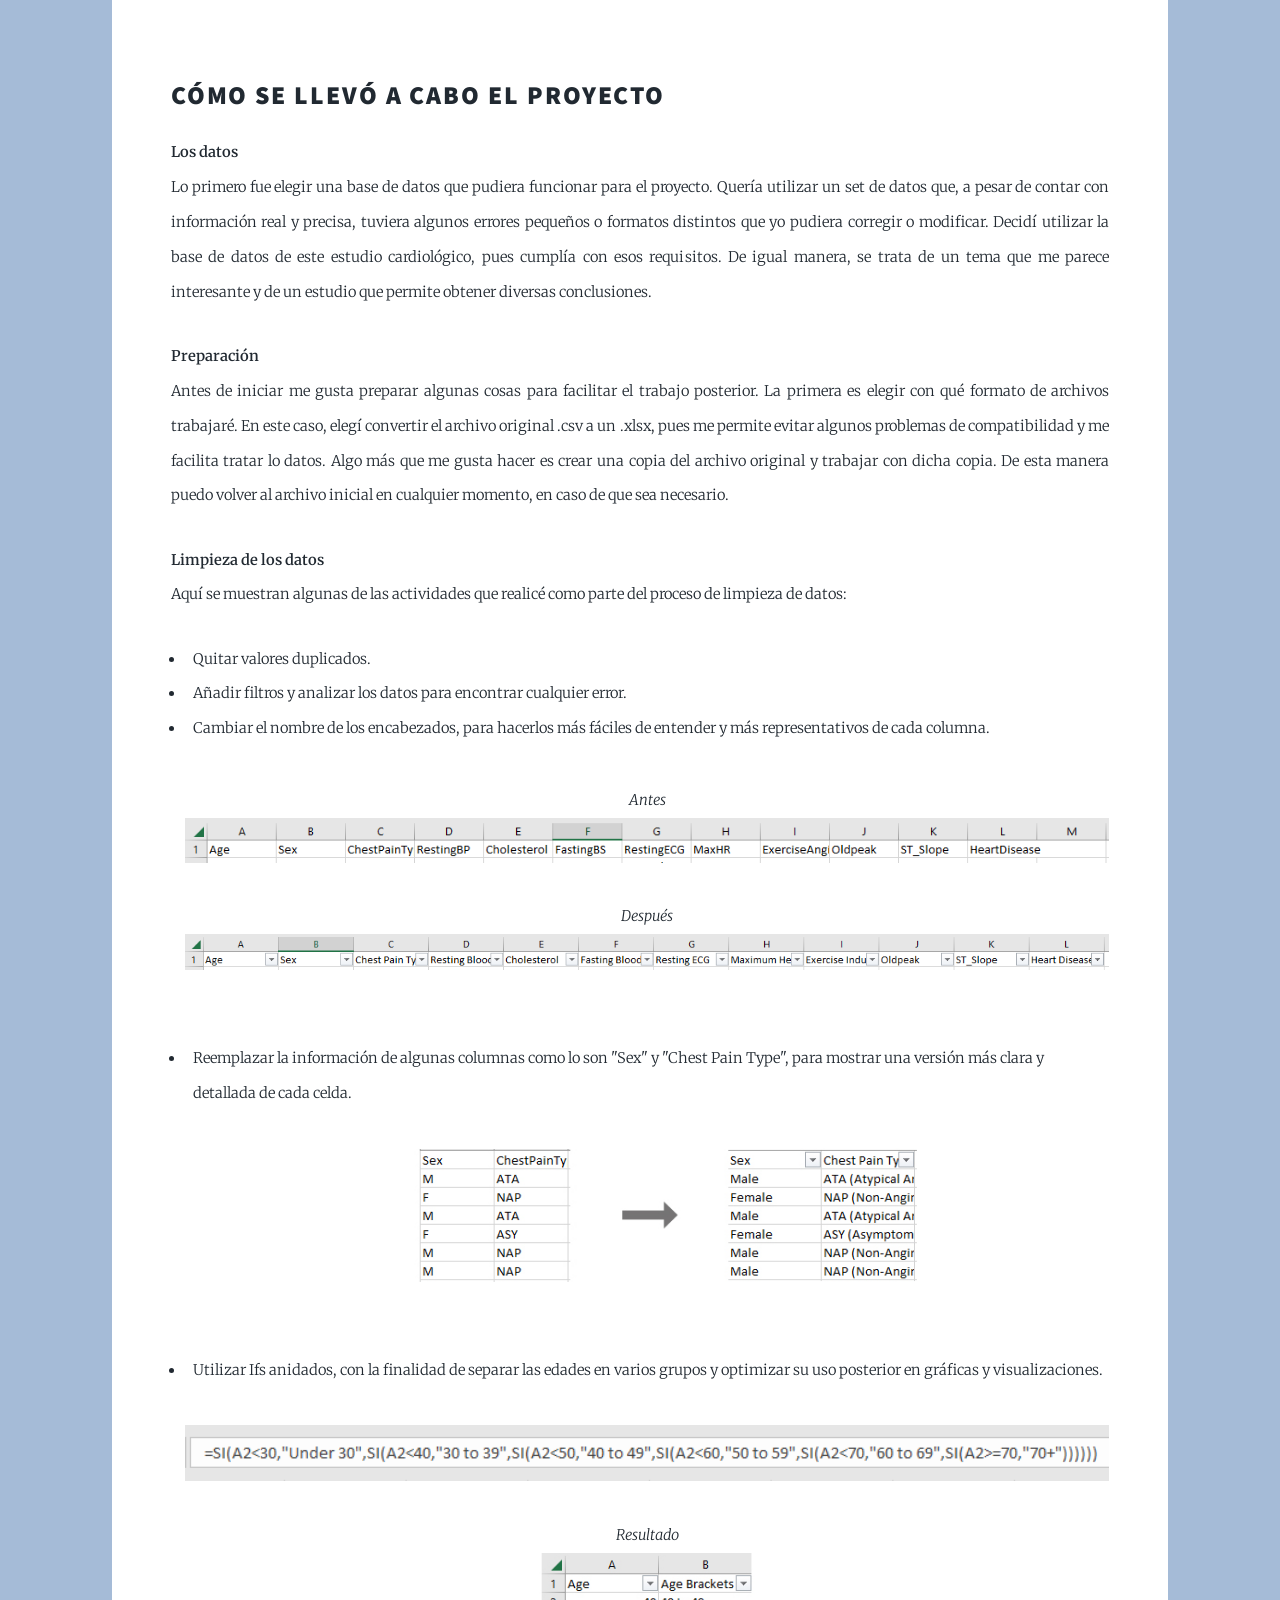
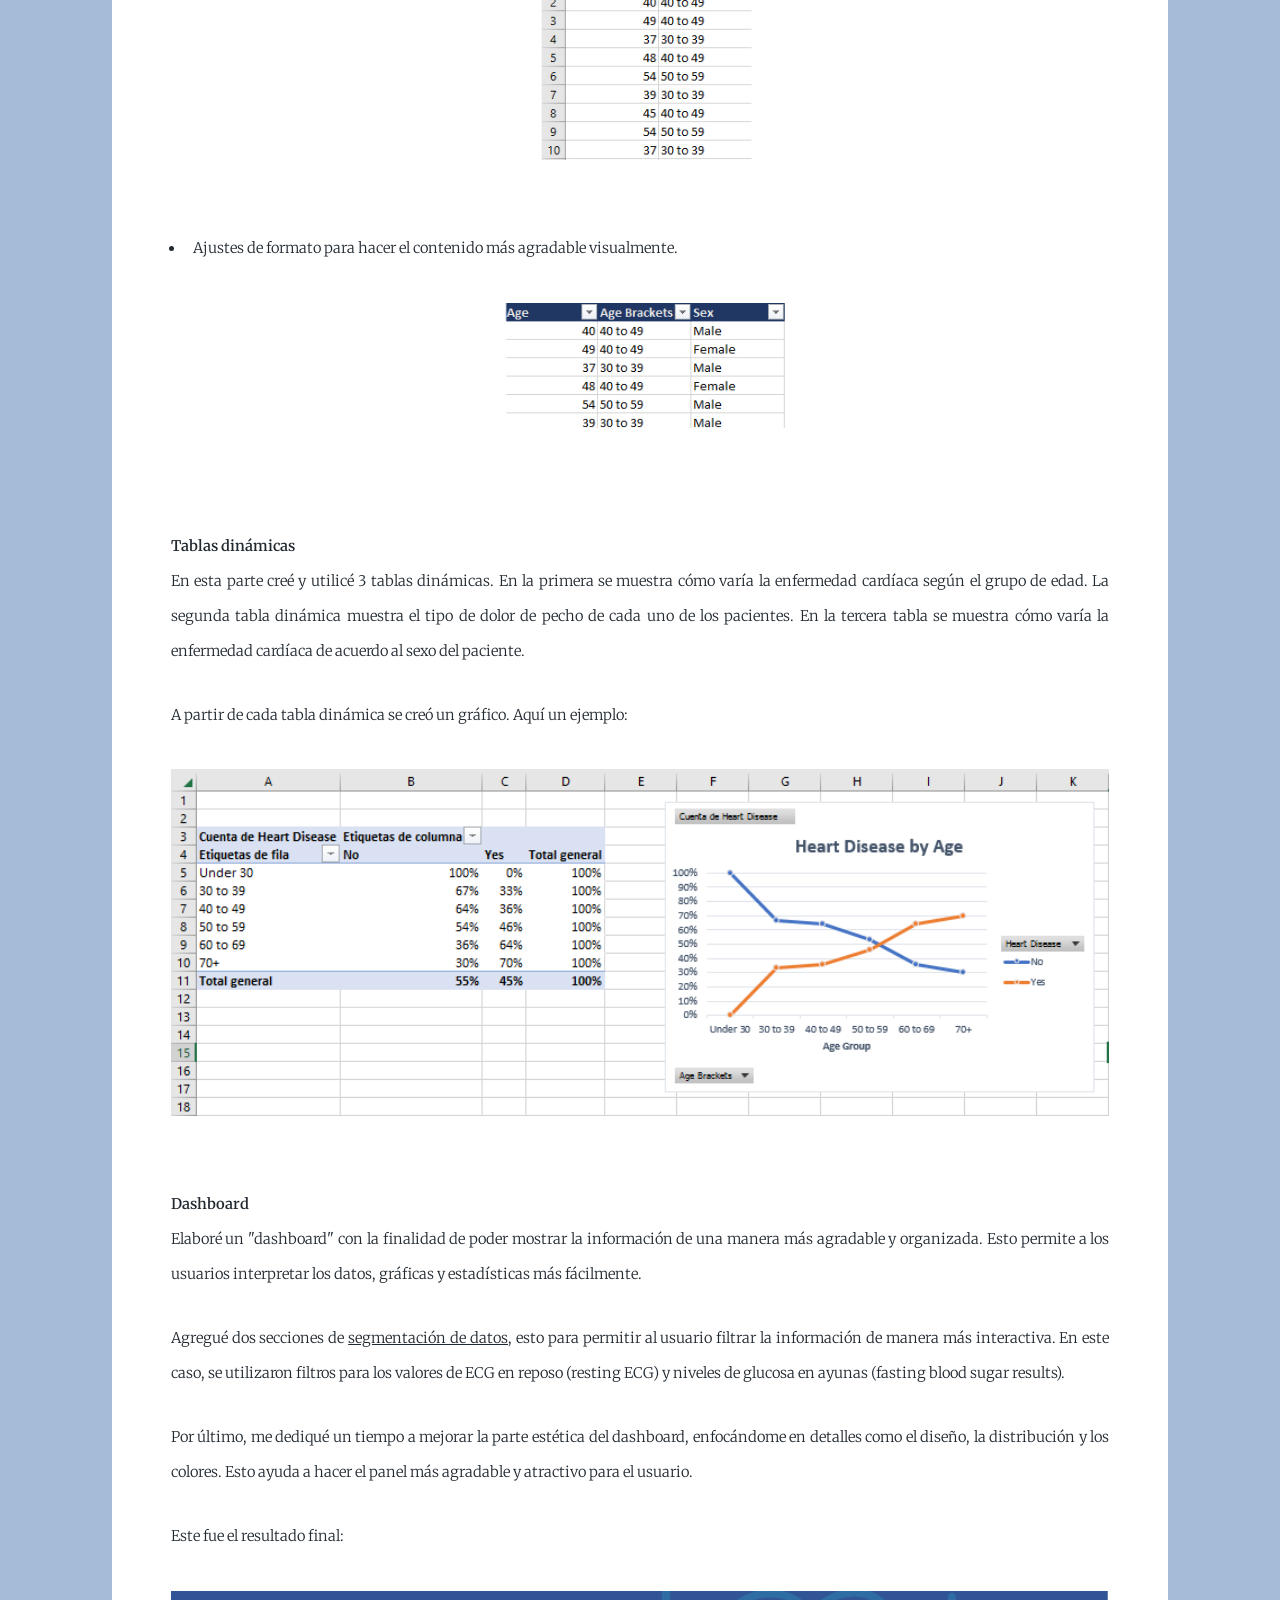
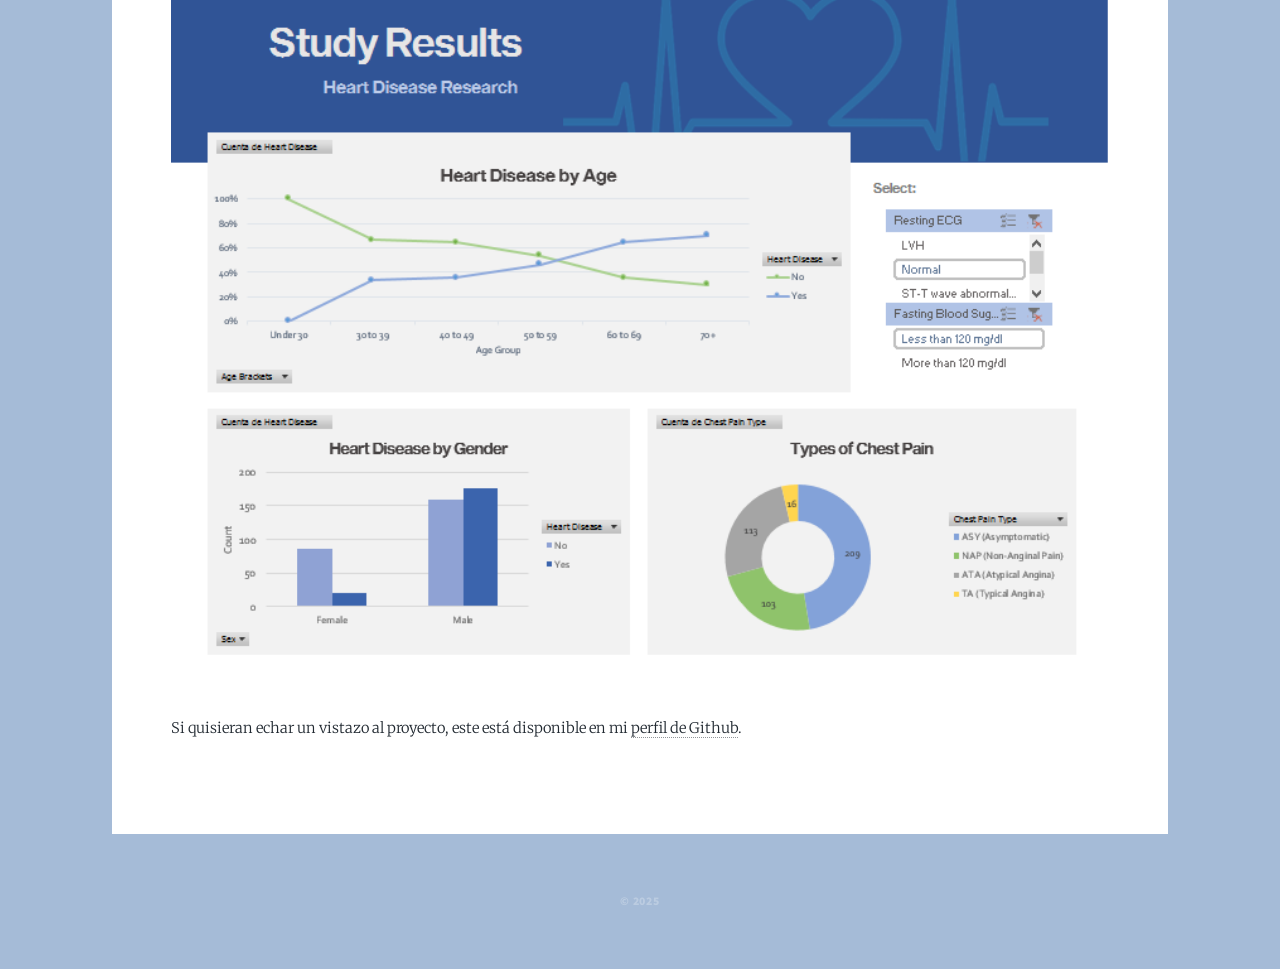
<file: indicators-es.html>
<!DOCTYPE HTML>

<html>
	<head>
		<title>Indicadores de enfermedad cardíaca en Excel</title>
		<meta charset="utf-8" />
		<meta name="viewport" content="width=device-width, initial-scale=1, user-scalable=no" />
		<link rel="stylesheet" href="assets/css/main.css" />
		<noscript><link rel="stylesheet" href="assets/css/noscript.css" /></noscript>
	</head>
	<body class="is-preload">

		<!-- Wrapper -->
			<div id="wrapper">

				<!-- Header -->
					<header id="header">
						<!-- <a href="index.html" class="logo">Projects</a> -->
					</header>

				<!-- Nav -->
					<nav id="nav">
						<ul class="links">
							<li><a href="index-es.html">Proyectos</a></li>
							<li class="active"><a href="indicators-es.html">Indicadores de enfermedad cardíaca en Excel</a></li>
							<!-- <li><a href="elements.html">Elements Reference</a></li> -->
						</ul>
							<ul class="icons">
	 						<li>Elige un idioma:</li>
	 						<li><a href="indicators.html">Inglés</a></li>
	 						<li> | </li>
	 						<li><a href="indicators-es.html"><b>Español</b></a></li>
						</ul>
					</nav>

				<!-- Main -->
					<div id="main">

						<!-- Post -->
							<section class="post">
								<header class="major">
									<!-- <span class="date">April 25, 2017</span> -->
									<h1>Indicadores de enfermedad<br />
									cardíaca en Excel</h1>
								  	<p>Este artículo explica cómo se llevó a cabo el proyecto<br />
								  	y habla acerca de las herramientas utilizadas.<br /></p>
								</header>
								<div class="image main"><img src="images/imagen_dividida.jpg" alt="" /></div>
								<h2>¿De qué se trata el proyecto?</h2>
									<p>En este proyecto utilicé distintos métodos y herramientas para analizar, limpiar y visualizar la información de una base de datos relacionada con un estudio acerca de enfermedades cardíacas. Posteriormente, elaboré y diseñé un "dashboard" para mostrar los resultados y la información más importante obtenida a partir del estudio.</p>
								<h3>¿De dónde se obtuvieron los datos?</h3>
								   <p>Toda la información se obtuvo a partir de una base de datos encontrada en el conocido sitio web de análisis de datos "Kaggle".
								   Este set de datos muestra la información de diversos estudios realizados por 5 centros médicos y hospitales, entre los que destacan el Hungarian Institute of Cardiology y el V.A. Medical Center, Long Beach and Cleveland Clinic Foundation.
								   </p><br /><br />
								<h2>Cómo se llevó a cabo el proyecto</h2>
								<b>Los datos</b>
									<p>Lo primero fue elegir una base de datos que pudiera funcionar para el proyecto. Quería utilizar un set de datos que, a pesar de contar con información real y precisa, tuviera algunos errores pequeños o formatos distintos que yo pudiera corregir o modificar. Decidí utilizar la base de datos de este estudio cardiológico, pues cumplía con esos requisitos. De igual manera, se trata de un tema que me parece interesante y de un estudio que permite obtener diversas conclusiones.</p>
								<b>Preparación</b>
									<p>Antes de iniciar me gusta preparar algunas cosas para facilitar el trabajo posterior. La primera es elegir con qué formato de archivos trabajaré. En este caso, elegí convertir el archivo original .csv a un .xlsx, pues me permite evitar algunos problemas de compatibilidad y me facilita tratar lo datos. Algo más que me gusta hacer es crear una copia del archivo original y trabajar con dicha copia. De esta manera puedo volver al archivo inicial en cualquier momento, en caso de que sea necesario.</p>
								<b>Limpieza de los datos</b>
									<p>Aquí se muestran algunas de las actividades que realicé como parte del proceso de limpieza de datos:</p>
										<ul>
											<li>Quitar valores duplicados.</li>
											<li>Añadir filtros y analizar los datos para encontrar cualquier error.</li>
											<li>Cambiar el nombre de los encabezados, para hacerlos más fáciles de entender y más representativos de cada columna.</li>
											<a class="image fit" style="text-align:center"><i >Antes</i><img src="images/headers_before.png" alt="" /></a>
											<a class="image fit" style="text-align:center"><i >Después</i><img src="images/headers_after.png" alt="" /></a><br />
											<li>Reemplazar la información de algunas columnas como lo son "Sex" y "Chest Pain Type", para mostrar una versión más clara y detallada de cada celda.</li>
											<a class="image fit" style="text-align:center"><img src="images/columns_before_and_after.jpg" alt="" /></a><br />
											<li>Utilizar Ifs anidados, con la finalidad de separar las edades en varios grupos y optimizar su uso posterior en gráficas y visualizaciones.</li>
											<a class="image fit" style="text-align:center"><img src="images/nested_if.png" alt="" /></a>
											<a class="image fit" style="text-align:center"><i >Resultado</i><img src="images/age_brackets_adjusted.jpg" alt="" /></a><br />
											<li>Ajustes de formato para hacer el contenido más agradable visualmente.</li>
											<a class="image fit" style="text-align:center"><img src="images/columns_formatting_adjusted.jpg" alt="" /></a><br />
										</ul>
								<b>Tablas dinámicas</b>
									<p>En esta parte creé y utilicé 3 tablas dinámicas. En la primera se muestra cómo varía la enfermedad cardíaca según el grupo de edad. La segunda tabla dinámica muestra el tipo de dolor de pecho de cada uno de los pacientes. En la tercera tabla se muestra cómo varía la enfermedad cardíaca de acuerdo al sexo del paciente.</p>
									<p>A partir de cada tabla dinámica se creó un gráfico. Aquí un ejemplo:</p>
									<a class="image fit" style="text-align:center"><img src="images/pivot_table_and_chart.png" alt="" /></a><br />

								<b>Dashboard</b>
									<p>Elaboré un "dashboard" con la finalidad de poder mostrar la información de una manera más agradable y organizada. Esto permite a los usuarios interpretar los datos, gráficas y estadísticas más fácilmente.</p>
									<p>Agregué dos secciones de <u>segmentación de datos</u>, esto para permitir al usuario filtrar la información de manera más interactiva. En este caso, se utilizaron filtros para los valores de ECG en reposo (resting ECG) y niveles de glucosa en ayunas (fasting blood sugar results).</p>
									<p>Por último, me dediqué un tiempo a mejorar la parte estética del dashboard, enfocándome en detalles como el diseño, la distribución y los colores. Esto ayuda a hacer el panel más agradable y atractivo para el usuario.</p>
									<p>Este fue el resultado final:</p>
									<a class="image fit" style="text-align:center"><img src="images/dashboard.png" alt="" /></a>
									<p>Si quisieran echar un vistazo al proyecto, este está disponible en mi <a href="https://github.com/CarloRg23/DA_Projects/tree/main/(Excel)%20Indicators%20of%20Heart%20Disease">perfil de Github</a>.</p>
							</section>
					</div>

				<!-- Footer -->
<!-- 					<footer id="footer">
						<section>
							<form method="post" action="#">
								<div class="fields">
									<div class="field">
										<label for="name">Name</label>
										<input type="text" name="name" id="name" />
									</div>
									<div class="field">
										<label for="email">Email</label>
										<input type="text" name="email" id="email" />
									</div>
									<div class="field">
										<label for="message">Message</label>
										<textarea name="message" id="message" rows="3"></textarea>
									</div>
								</div>
								<ul class="actions">
									<li><input type="submit" value="Send Message" /></li>
								</ul>
							</form>
						</section> 
						<section class="split contact">
						<section style="text-align:center">
							<section class="alt">
								<h3>Location</h3>
								<p style="text-align:center">Querétaro, México</p>
							</section>
							<section>
								<h3>Phone</h3>
								<p style="text-align:center">(+52) 33-34-86-86-05</p>
							</section>
							<section>
								<h3>Email</h3>
								<p style="text-align:center">carlogerstein@gmail.com</p>
							</section>
							<section>
								<h3>Social</h3>
								<ul class="icons alt">
									<li><a href="#" class="icon brands alt fa-twitter"><span class="label">Twitter</span></a></li>
									<li><a href="#" class="icon brands alt fa-facebook-f"><span class="label">Facebook</span></a></li>
									<li><a href="#" class="icon brands alt fa-instagram"><span class="label">Instagram</span></a></li>
									<li><a href="#" class="icon brands alt fa-github"><span class="label">GitHub</span></a></li>
								</ul>
							</section>
						</section>
					</footer> -->

				<!-- Copyright -->
					<div id="copyright">
						<ul><li>&copy; 2025</li></ul>
					</div>

			</div>

		<!-- Scripts -->
			<script src="assets/js/jquery.min.js"></script>
			<script src="assets/js/jquery.scrollex.min.js"></script>
			<script src="assets/js/jquery.scrolly.min.js"></script>
			<script src="assets/js/browser.min.js"></script>
			<script src="assets/js/breakpoints.min.js"></script>
			<script src="assets/js/util.js"></script>
			<script src="assets/js/main.js"></script>

	</body>
</html>
</file>
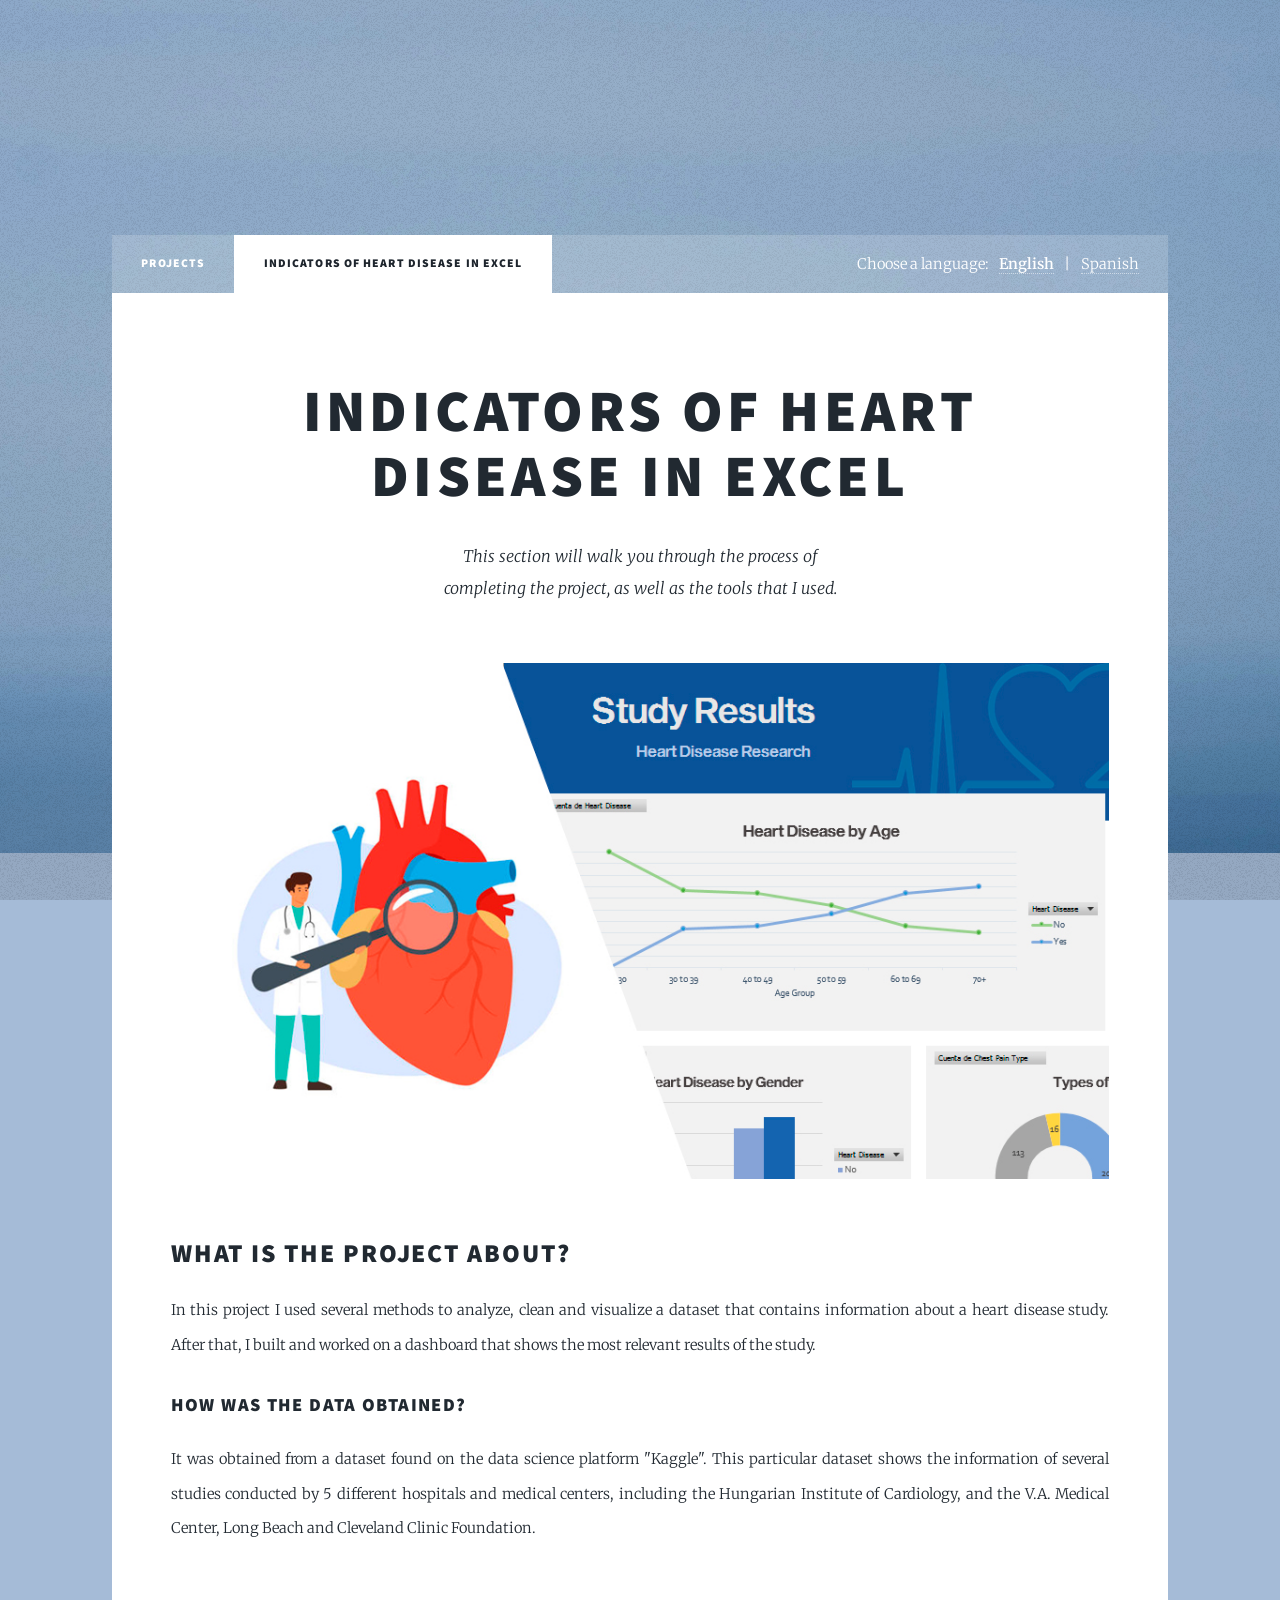
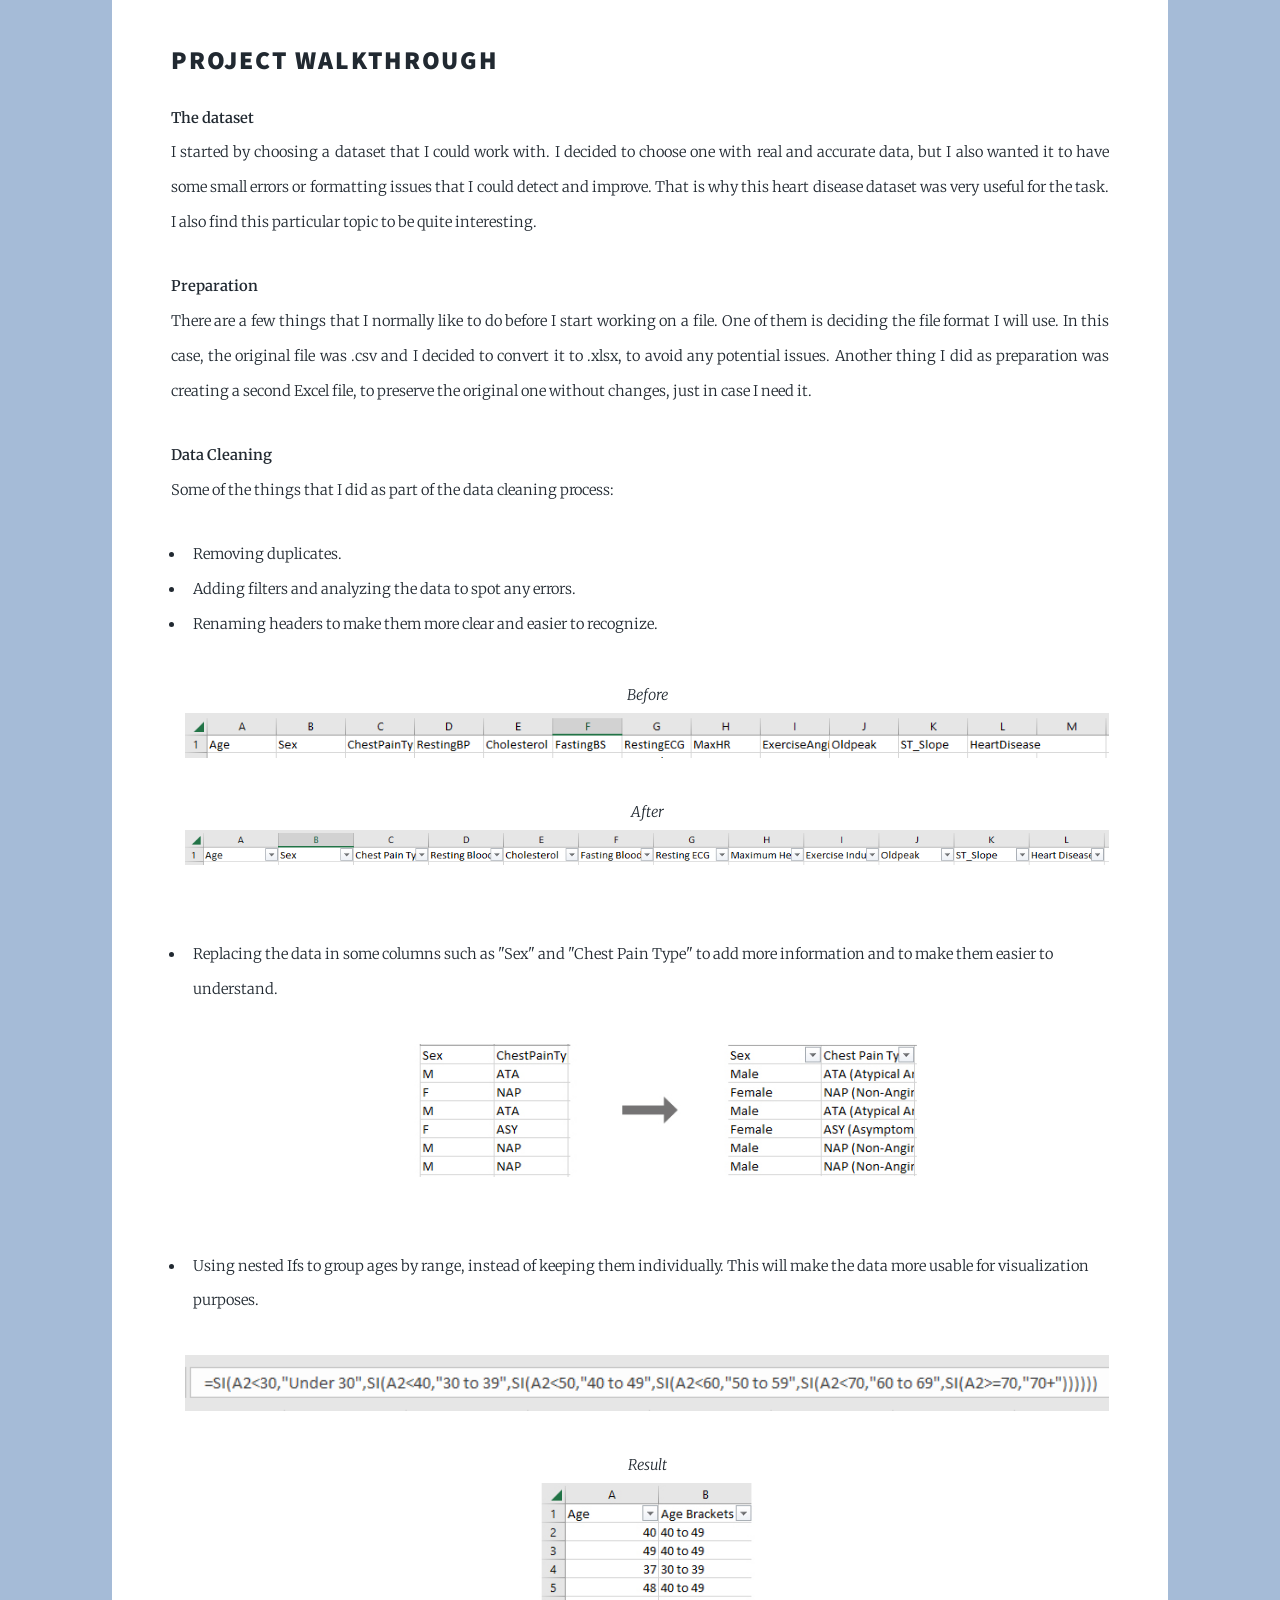
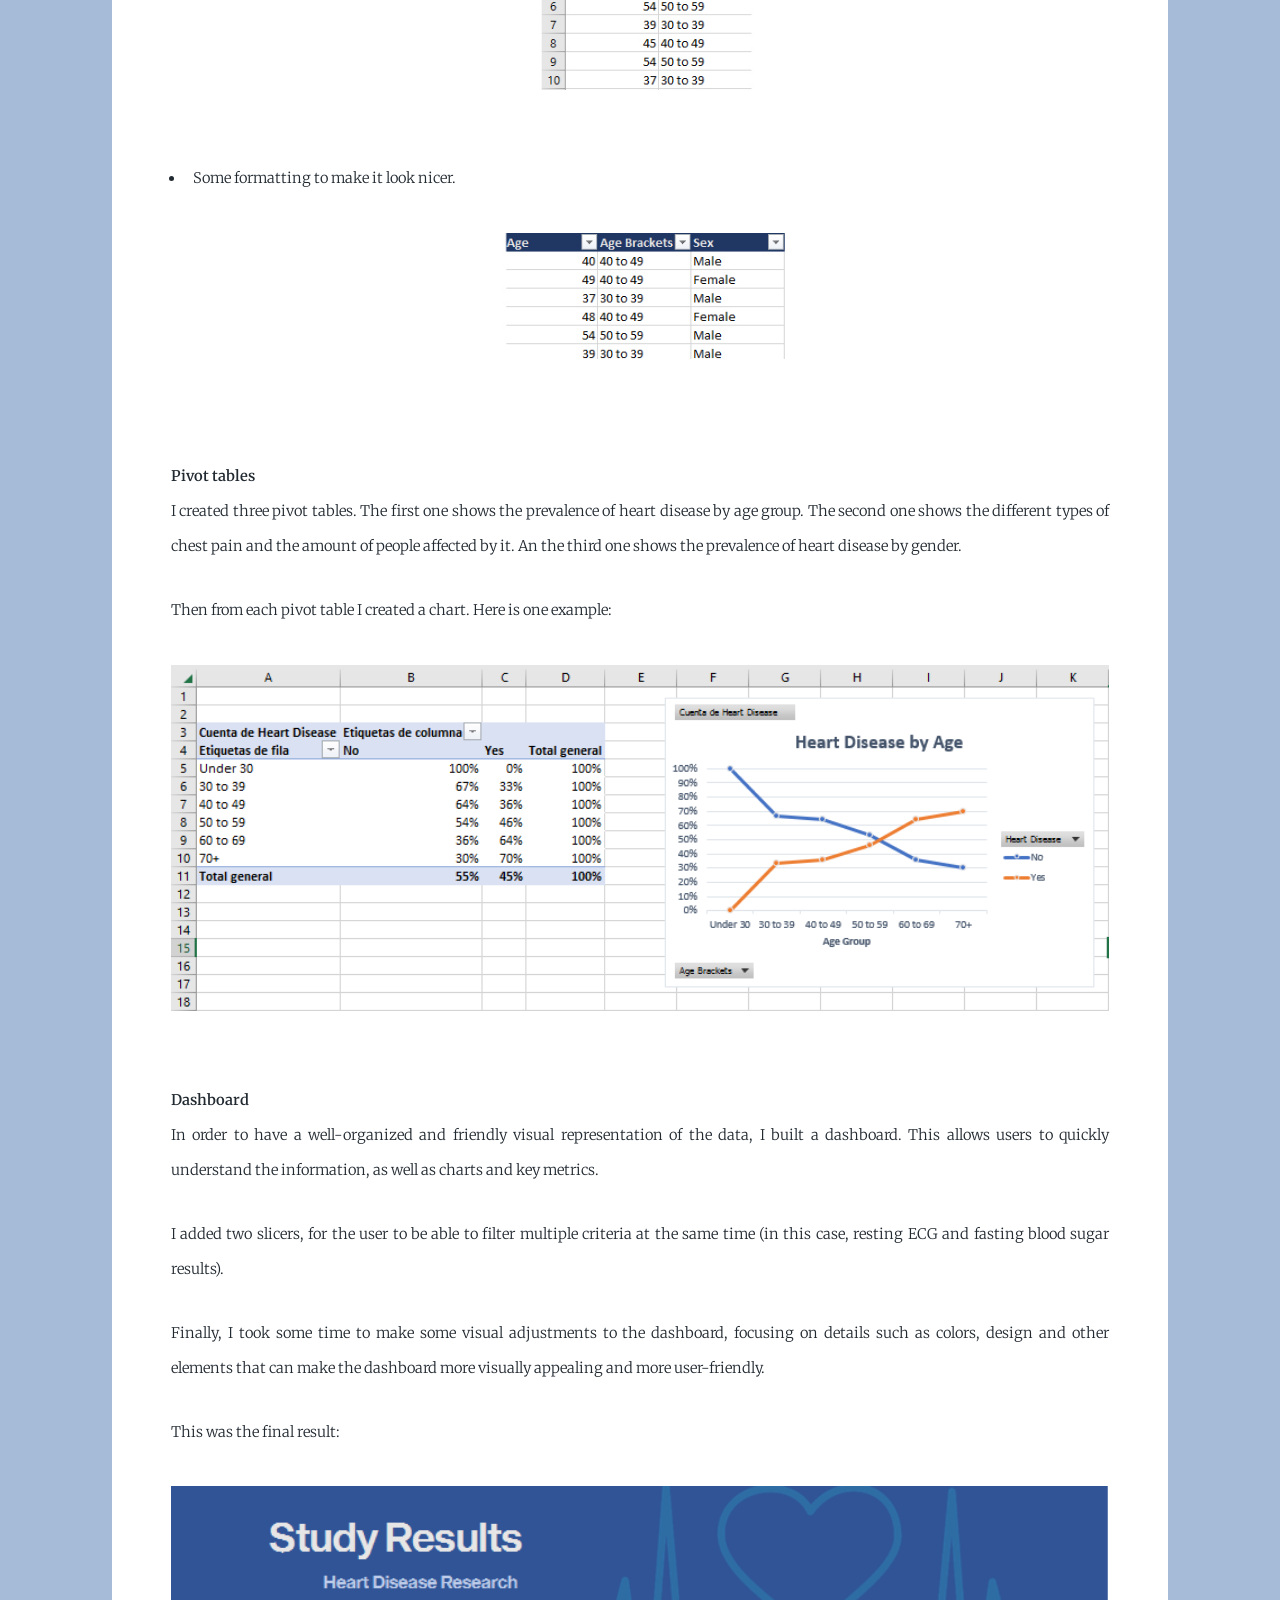
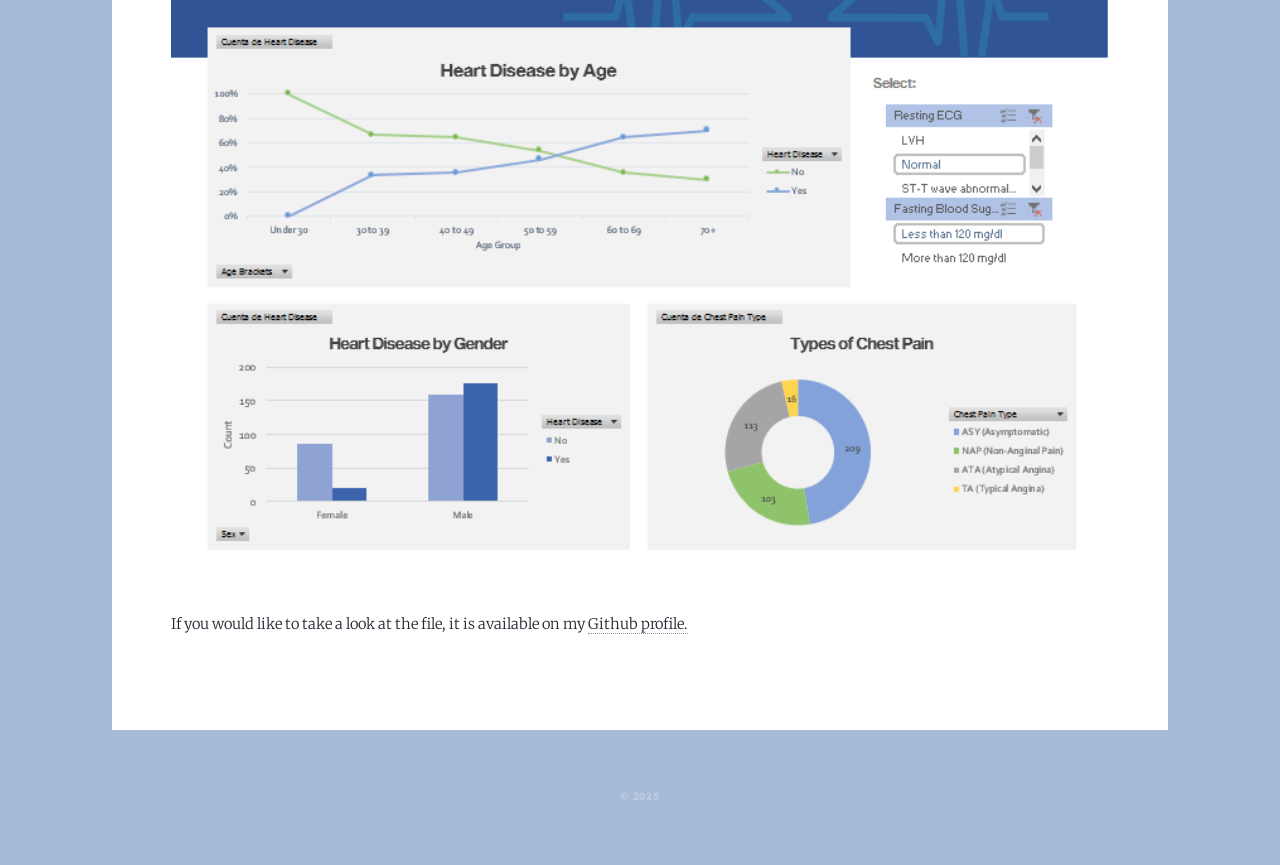
<file: indicators.html>
<!DOCTYPE HTML>

<html>
	<head>
		<title>Indicators of Heart Disease in Excel</title>
		<meta charset="utf-8" />
		<meta name="viewport" content="width=device-width, initial-scale=1, user-scalable=no" />
		<link rel="stylesheet" href="assets/css/main.css" />
		<noscript><link rel="stylesheet" href="assets/css/noscript.css" /></noscript>
	</head>
	<body class="is-preload">

		<!-- Wrapper -->
			<div id="wrapper">

				<!-- Header -->
					<header id="header">
						<!-- <a href="index.html" class="logo">Projects</a> -->
					</header>

				<!-- Nav -->
					<nav id="nav">
						<ul class="links">
							<li><a href="index.html">Projects</a></li>
							<li class="active"><a href="indicators.html">Indicators of Heart Disease in Excel</a></li>
							<!-- <li><a href="elements.html">Elements Reference</a></li> -->
						</ul>
							<ul class="icons">
	 						<li>Choose a language:</li>
	 						<li><a href="indicators.html"><b>English</b></a></li>
	 						<li> | </li>
	 						<li><a href="indicators-es.html">Spanish</a></li>
						</ul>
					</nav>

				<!-- Main -->
					<div id="main">

						<!-- Post -->
							<section class="post">
								<header class="major">
									<!-- <span class="date">April 25, 2017</span> -->
									<h1>Indicators of Heart<br />
									Disease in Excel</h1>
									<p>This section will walk you through the process of<br />
								  	completing the project, as well as the tools that I used.<br /></p>
								</header>
								<div class="image main"><img src="images/imagen_dividida.jpg" alt="" /></div>
								<h2>What is the project about?</h2>
									<p>In this project I used several methods to analyze, clean and visualize a dataset that contains information about a heart disease study. After that, I built and worked on a dashboard that shows the most relevant results of the study.</p>
								<h3>How was the data obtained?</h3>
								   <p>It was obtained from a dataset found on the data science platform "Kaggle".
								   This particular dataset shows the information of several studies conducted by 5 different hospitals and medical centers, including the Hungarian Institute of Cardiology, and the V.A. Medical Center, Long Beach and Cleveland Clinic Foundation.</p><br /><br />
								<h2>Project Walkthrough</h2>
								<b>The dataset</b>
									<p>I started by choosing a dataset that I could work with. I decided to choose one with real and accurate data, but I also wanted it to have some small errors or formatting issues that I could detect and improve. That is why this heart disease dataset was very useful for the task. I also find this particular topic to be quite interesting.</p>
								<b>Preparation</b>
									<p>There are a few things that I normally like to do before I start working on a file. One of them is deciding the file format I will use. In this case, the original file was .csv and I decided to convert it to .xlsx, to avoid any potential issues. Another thing I did as preparation was creating a second Excel file, to preserve the original one without changes, just in case I need it.</p>
								<b>Data Cleaning</b>
									<p>Some of the things that I did as part of the data cleaning process:</p>
										<ul>
											<li>Removing duplicates.</li>
											<li>Adding filters and analyzing the data to spot any errors.</li>
											<li>Renaming headers to make them more clear and easier to recognize.</li>

											<a class="image fit" style="text-align:center"><i >Before</i><img src="images/headers_before.png" alt="" /></a>
											<a class="image fit" style="text-align:center"><i >After</i><img src="images/headers_after.png" alt="" /></a><br />
											<li>Replacing the data in some columns such as "Sex" and "Chest Pain Type" to add more information and to make them easier to understand.</li>
											<a class="image fit" style="text-align:center"><img src="images/columns_before_and_after.jpg" alt="" /></a><br />
											<li>Using nested Ifs to group ages by range, instead of keeping them individually. This will make the data more usable for visualization purposes.</li>
											<a class="image fit" style="text-align:center"><img src="images/nested_if.png" alt="" /></a>
											<a class="image fit" style="text-align:center"><i >Result</i><img src="images/age_brackets_adjusted.jpg" alt="" /></a><br />
											<li>Some formatting to make it look nicer.</li>
											<a class="image fit" style="text-align:center"><img src="images/columns_formatting_adjusted.jpg" alt="" /></a><br />
										</ul>
								<b>Pivot tables</b>
									<p>I created three pivot tables. The first one shows the prevalence of heart disease by age group. The second one shows the different types of chest pain and the amount of people affected by it. An the third one shows the prevalence of heart disease by gender.</p>
									<p>Then from each pivot table I created a chart. Here is one example:</p>
									<a class="image fit" style="text-align:center"><img src="images/pivot_table_and_chart.png" alt="" /></a><br />

								<b>Dashboard</b>
									<p>In order to have a well-organized and friendly visual representation of the data, I built a dashboard. This allows users to quickly understand the information, as well as charts and key metrics.</p>
									<p>I added two slicers, for the user to be able to filter multiple criteria at the same time (in this case, resting ECG and fasting blood sugar results).</p>
									<p>Finally, I took some time to make some visual adjustments to the dashboard, focusing on details such as colors, design and other elements that can make the dashboard more visually appealing and more user-friendly.</p>
									<p>This was the final result:</p>
									<a class="image fit" style="text-align:center"><img src="images/dashboard.png" alt="" /></a>
									<p>If you would like to take a look at the file, it is available on my <a href="https://github.com/CarloRg23/DA_Projects/tree/main/(Excel)%20Indicators%20of%20Heart%20Disease">Github profile.</a></p>

							</section>
					</div>

				<!-- Footer -->
<!-- 					<footer id="footer">
						<section>
							<form method="post" action="#">
								<div class="fields">
									<div class="field">
										<label for="name">Name</label>
										<input type="text" name="name" id="name" />
									</div>
									<div class="field">
										<label for="email">Email</label>
										<input type="text" name="email" id="email" />
									</div>
									<div class="field">
										<label for="message">Message</label>
										<textarea name="message" id="message" rows="3"></textarea>
									</div>
								</div>
								<ul class="actions">
									<li><input type="submit" value="Send Message" /></li>
								</ul>
							</form>
						</section> 
						<section class="split contact">
						<section style="text-align:center">
							<section class="alt">
								<h3>Location</h3>
								<p style="text-align:center">Querétaro, México</p>
							</section>
							<section>
								<h3>Phone</h3>
								<p style="text-align:center">(+52) 33-34-86-86-05</p>
							</section>
							<section>
								<h3>Email</h3>
								<p style="text-align:center">carlogerstein@gmail.com</p>
							</section>
							<section>
								<h3>Social</h3>
								<ul class="icons alt">
									<li><a href="#" class="icon brands alt fa-twitter"><span class="label">Twitter</span></a></li>
									<li><a href="#" class="icon brands alt fa-facebook-f"><span class="label">Facebook</span></a></li>
									<li><a href="#" class="icon brands alt fa-instagram"><span class="label">Instagram</span></a></li>
									<li><a href="#" class="icon brands alt fa-github"><span class="label">GitHub</span></a></li>
								</ul>
							</section>
						</section>
					</footer> -->

				<!-- Copyright -->
					<div id="copyright">
						<ul><li>&copy; 2025</li></ul>
					</div>

			</div>

		<!-- Scripts -->
			<script src="assets/js/jquery.min.js"></script>
			<script src="assets/js/jquery.scrollex.min.js"></script>
			<script src="assets/js/jquery.scrolly.min.js"></script>
			<script src="assets/js/browser.min.js"></script>
			<script src="assets/js/breakpoints.min.js"></script>
			<script src="assets/js/util.js"></script>
			<script src="assets/js/main.js"></script>

	</body>
</html>
</file>
<file: assets/css/main.css>
@import url(fontawesome-all.min.css);
@import url("https://fonts.googleapis.com/css?family=Merriweather:300,700,300italic,700italic|Source+Sans+Pro:900");

html, body, div, span, applet, object,
iframe, h1, h2, h3, h4, h5, h6, p, blockquote,
pre, a, abbr, acronym, address, big, cite,
code, del, dfn, em, img, ins, kbd, q, s, samp,
small, strike, strong, sub, sup, tt, var, b,
u, i, center, dl, dt, dd, ol, ul, li, fieldset,
form, label, legend, table, caption, tbody,
tfoot, thead, tr, th, td, article, aside,
canvas, details, embed, figure, figcaption,
footer, header, hgroup, menu, nav, output, ruby,
section, summary, time, mark, audio, video {
	margin: 0;
	padding: 0;
	border: 0;
	font-size: 100%;
	font: inherit;
	vertical-align: baseline;}

article, aside, details, figcaption, figure,
footer, header, hgroup, menu, nav, section {
	display: block;}

body {
	line-height: 1;
}

ol, ul {
	list-style: none;
}

blockquote, q {
	quotes: none;
}

	blockquote:before, blockquote:after, q:before, q:after {
		content: '';
		content: none;
	}

table {
	border-collapse: collapse;
	border-spacing: 0;
}

body {
	-webkit-text-size-adjust: none;
}

mark {
	background-color: transparent;
	color: inherit;
}

input::-moz-focus-inner {
	border: 0;
	padding: 0;
}

input, select, textarea {
	-moz-appearance: none;
	-webkit-appearance: none;
	-ms-appearance: none;
	appearance: none;
}

/* Basic */

	@-ms-viewport {
		width: device-width;
	}

	body {
		-ms-overflow-style: scrollbar;
	}

	@media screen and (max-width: 480px) {

		html, body {
			min-width: 320px;
		}

	}

	html {
		box-sizing: border-box;
	}

	*, *:before, *:after {
		box-sizing: inherit;
	}

	body {
		background-color: #a5bbd7; /*Color original era #1e252d*/
	}

		body.is-preload *, body.is-preload *:before, body.is-preload *:after {
			-moz-animation: none !important;
			-webkit-animation: none !important;
			-ms-animation: none !important;
			animation: none !important;
			-moz-transition: none !important;
			-webkit-transition: none !important;
			-ms-transition: none !important;
			transition: none !important;
		}

/* Type */

	html {
		font-size: 16pt;
	}

		@media screen and (max-width: 1680px) {

			html {
				font-size: 12pt;
			}

		}

		@media screen and (max-width: 1280px) {

			html {
				font-size: 11pt;
			}

		}

		@media screen and (max-width: 360px) {

			html {
				font-size: 10pt;
			}

		}

	body {
		color: #212931;
	}

	body, input, select, textarea {
		font-family: "Merriweather", Georgia, serif;
		font-weight: 300;
		font-size: 1rem;
		line-height: 2.375;
	}

	a {
		-moz-transition: color 0.2s ease-in-out, background-color 0.2s ease-in-out, border-color 0.2s ease-in-out, box-shadow 0.2s ease-in-out;
		-webkit-transition: color 0.2s ease-in-out, background-color 0.2s ease-in-out, border-color 0.2s ease-in-out, box-shadow 0.2s ease-in-out;
		-ms-transition: color 0.2s ease-in-out, background-color 0.2s ease-in-out, border-color 0.2s ease-in-out, box-shadow 0.2s ease-in-out;
		transition: color 0.2s ease-in-out, background-color 0.2s ease-in-out, border-color 0.2s ease-in-out, box-shadow 0.2s ease-in-out;
		border-bottom: dotted 1px;
		text-decoration: none;
	}

		a:hover {
			border-bottom-color: transparent;
		}

	strong, b {
		font-weight: 600;
	}

	em, i {
		font-style: italic;
	}

	p {
		text-align: justify;
		margin: 0 0 2rem 0;
	}

	h1, h2, h3, h4, h5, h6 {
		font-family: "Source Sans Pro", Helvetica, sans-serif;
		font-weight: 900;
		line-height: 1.5;
		letter-spacing: 0.075em;
		text-transform: uppercase;
		margin: 0 0 1rem 0;
	}

		h1 a, h2 a, h3 a, h4 a, h5 a, h6 a {
			border-bottom: 0;
			color: inherit;
			text-decoration: none;
		}

	h1 {
		font-size: 4rem;
		line-height: 1.1;
		margin: 0 0 2rem 0;
	}

	h2 {
		font-size: 1.75rem;
		line-height: 1.3;
		margin: 0 0 1.5rem 0;
	}

	h3 {
		font-size: 1.25rem;
		margin: 0 0 1.5rem 0;
	}

	h4 {
		font-size: 1rem;
	}

	h5 {
		font-size: 0.9rem;
	}

	h6 {
		font-size: 0.8rem;
	}

	sub {
		font-size: 0.8rem;
		position: relative;
		top: 0.5rem;
	}

	sup {
		font-size: 0.8rem;
		position: relative;
		top: -0.5rem;
	}

	blockquote {
		border-left: solid 4px;
		font-style: italic;
		margin: 0 0 2rem 0;
		padding: 0.5rem 0 0.5rem 2rem;
	}

	code {
		border: solid 2px;
		font-family: "Courier New", monospace;
		font-size: 0.9rem;
		margin: 0 0.25rem;
		padding: 0.25rem 0.65rem;
	}

	pre {
		-webkit-overflow-scrolling: touch;
		font-family: "Courier New", monospace;
		font-size: 0.9rem;
		margin: 0 0 2rem 0;
	}

		pre code {
			display: block;
			line-height: 1.75;
			padding: 1rem 1.5rem;
			overflow-x: auto;
		}

	hr {
		border: 0;
		border-bottom: solid 2px;
		margin: 3rem 0;
	}

		hr.major {
			margin: 5rem 0;
		}

	.align-left {
		text-align: left;
	}

	.align-center {
		text-align: center;
	}

	.align-right {
		text-align: right;
	}

	input, select, textarea {
		color: #212931;
	}

	a {
		color: #212931;
		border-bottom-color: rgba(33, 41, 49, 0.5);
	}

		a:hover {
			border-bottom-color: transparent;
			color: #18bfef !important;
		}

	strong, b {
		color: #212931;
	}

	h1, h2, h3, h4, h5, h6 {
		color: #212931;
	}

	blockquote {
		border-left-color: #eeeeee;
	}

	code {
		background: rgba(220, 220, 220, 0.25);
		border-color: #eeeeee;
	}

	hr {
		border-bottom-color: #eeeeee;
	}

/* Row */

	.row {
		display: flex;
		flex-wrap: wrap;
		box-sizing: border-box;
		align-items: stretch;
	}

		.row > * {
			box-sizing: border-box;
		}

		.row.gtr-uniform > * > :last-child {
			margin-bottom: 0;
		}

		.row.aln-left {
			justify-content: flex-start;
		}

		.row.aln-center {
			justify-content: center;
		}

		.row.aln-right {
			justify-content: flex-end;
		}

		.row.aln-top {
			align-items: flex-start;
		}

		.row.aln-middle {
			align-items: center;
		}

		.row.aln-bottom {
			align-items: flex-end;
		}

		.row > .imp {
			order: -1;
		}

		.row > .col-1 {
			width: 8.33333%;
		}

		.row > .off-1 {
			margin-left: 8.33333%;
		}

		.row > .col-2 {
			width: 16.66667%;
		}

		.row > .off-2 {
			margin-left: 16.66667%;
		}

		.row > .col-3 {
			width: 25%;
		}

		.row > .off-3 {
			margin-left: 25%;
		}

		.row > .col-4 {
			width: 33.33333%;
		}

		.row > .off-4 {
			margin-left: 33.33333%;
		}

		.row > .col-5 {
			width: 41.66667%;
		}

		.row > .off-5 {
			margin-left: 41.66667%;
		}

		.row > .col-6 {
			width: 50%;
		}

		.row > .off-6 {
			margin-left: 50%;
		}

		.row > .col-7 {
			width: 58.33333%;
		}

		.row > .off-7 {
			margin-left: 58.33333%;
		}

		.row > .col-8 {
			width: 66.66667%;
		}

		.row > .off-8 {
			margin-left: 66.66667%;
		}

		.row > .col-9 {
			width: 75%;
		}

		.row > .off-9 {
			margin-left: 75%;
		}

		.row > .col-10 {
			width: 83.33333%;
		}

		.row > .off-10 {
			margin-left: 83.33333%;
		}

		.row > .col-11 {
			width: 91.66667%;
		}

		.row > .off-11 {
			margin-left: 91.66667%;
		}

		.row > .col-12 {
			width: 100%;
		}

		.row > .off-12 {
			margin-left: 100%;
		}

		.row.gtr-0 {
			margin-top: 0;
			margin-left: 0rem;
		}

			.row.gtr-0 > * {
				padding: 0 0 0 0rem;
			}

			.row.gtr-0.gtr-uniform {
				margin-top: 0rem;
			}

				.row.gtr-0.gtr-uniform > * {
					padding-top: 0rem;
				}

		.row.gtr-25 {
			margin-top: 0;
			margin-left: -0.375rem;
		}

			.row.gtr-25 > * {
				padding: 0 0 0 0.375rem;
			}

			.row.gtr-25.gtr-uniform {
				margin-top: -0.375rem;
			}

				.row.gtr-25.gtr-uniform > * {
					padding-top: 0.375rem;
				}

		.row.gtr-50 {
			margin-top: 0;
			margin-left: -0.75rem;
		}

			.row.gtr-50 > * {
				padding: 0 0 0 0.75rem;
			}

			.row.gtr-50.gtr-uniform {
				margin-top: -0.75rem;
			}

				.row.gtr-50.gtr-uniform > * {
					padding-top: 0.75rem;
				}

		.row {
			margin-top: 0;
			margin-left: -1.5rem;
		}

			.row > * {
				padding: 0 0 0 1.5rem;
			}

			.row.gtr-uniform {
				margin-top: -1.5rem;
			}

				.row.gtr-uniform > * {
					padding-top: 1.5rem;
				}

		.row.gtr-150 {
			margin-top: 0;
			margin-left: -2.25rem;
		}

			.row.gtr-150 > * {
				padding: 0 0 0 2.25rem;
			}

			.row.gtr-150.gtr-uniform {
				margin-top: -2.25rem;
			}

				.row.gtr-150.gtr-uniform > * {
					padding-top: 2.25rem;
				}

		.row.gtr-200 {
			margin-top: 0;
			margin-left: -3rem;
		}

			.row.gtr-200 > * {
				padding: 0 0 0 3rem;
			}

			.row.gtr-200.gtr-uniform {
				margin-top: -3rem;
			}

				.row.gtr-200.gtr-uniform > * {
					padding-top: 3rem;
				}

		@media screen and (max-width: 1680px) {

			.row {
				display: flex;
				flex-wrap: wrap;
				box-sizing: border-box;
				align-items: stretch;
			}

				.row > * {
					box-sizing: border-box;
				}

				.row.gtr-uniform > * > :last-child {
					margin-bottom: 0;
				}

				.row.aln-left {
					justify-content: flex-start;
				}

				.row.aln-center {
					justify-content: center;
				}

				.row.aln-right {
					justify-content: flex-end;
				}

				.row.aln-top {
					align-items: flex-start;
				}

				.row.aln-middle {
					align-items: center;
				}

				.row.aln-bottom {
					align-items: flex-end;
				}

				.row > .imp-xlarge {
					order: -1;
				}

				.row > .col-1-xlarge {
					width: 8.33333%;
				}

				.row > .off-1-xlarge {
					margin-left: 8.33333%;
				}

				.row > .col-2-xlarge {
					width: 16.66667%;
				}

				.row > .off-2-xlarge {
					margin-left: 16.66667%;
				}

				.row > .col-3-xlarge {
					width: 25%;
				}

				.row > .off-3-xlarge {
					margin-left: 25%;
				}

				.row > .col-4-xlarge {
					width: 33.33333%;
				}

				.row > .off-4-xlarge {
					margin-left: 33.33333%;
				}

				.row > .col-5-xlarge {
					width: 41.66667%;
				}

				.row > .off-5-xlarge {
					margin-left: 41.66667%;
				}

				.row > .col-6-xlarge {
					width: 50%;
				}

				.row > .off-6-xlarge {
					margin-left: 50%;
				}

				.row > .col-7-xlarge {
					width: 58.33333%;
				}

				.row > .off-7-xlarge {
					margin-left: 58.33333%;
				}

				.row > .col-8-xlarge {
					width: 66.66667%;
				}

				.row > .off-8-xlarge {
					margin-left: 66.66667%;
				}

				.row > .col-9-xlarge {
					width: 75%;
				}

				.row > .off-9-xlarge {
					margin-left: 75%;
				}

				.row > .col-10-xlarge {
					width: 83.33333%;
				}

				.row > .off-10-xlarge {
					margin-left: 83.33333%;
				}

				.row > .col-11-xlarge {
					width: 91.66667%;
				}

				.row > .off-11-xlarge {
					margin-left: 91.66667%;
				}

				.row > .col-12-xlarge {
					width: 100%;
				}

				.row > .off-12-xlarge {
					margin-left: 100%;
				}

				.row.gtr-0 {
					margin-top: 0;
					margin-left: 0rem;
				}

					.row.gtr-0 > * {
						padding: 0 0 0 0rem;
					}

					.row.gtr-0.gtr-uniform {
						margin-top: 0rem;
					}

						.row.gtr-0.gtr-uniform > * {
							padding-top: 0rem;
						}

				.row.gtr-25 {
					margin-top: 0;
					margin-left: -0.375rem;
				}

					.row.gtr-25 > * {
						padding: 0 0 0 0.375rem;
					}

					.row.gtr-25.gtr-uniform {
						margin-top: -0.375rem;
					}

						.row.gtr-25.gtr-uniform > * {
							padding-top: 0.375rem;
						}

				.row.gtr-50 {
					margin-top: 0;
					margin-left: -0.75rem;
				}

					.row.gtr-50 > * {
						padding: 0 0 0 0.75rem;
					}

					.row.gtr-50.gtr-uniform {
						margin-top: -0.75rem;
					}

						.row.gtr-50.gtr-uniform > * {
							padding-top: 0.75rem;
						}

				.row {
					margin-top: 0;
					margin-left: -1.5rem;
				}

					.row > * {
						padding: 0 0 0 1.5rem;
					}

					.row.gtr-uniform {
						margin-top: -1.5rem;
					}

						.row.gtr-uniform > * {
							padding-top: 1.5rem;
						}

				.row.gtr-150 {
					margin-top: 0;
					margin-left: -2.25rem;
				}

					.row.gtr-150 > * {
						padding: 0 0 0 2.25rem;
					}

					.row.gtr-150.gtr-uniform {
						margin-top: -2.25rem;
					}

						.row.gtr-150.gtr-uniform > * {
							padding-top: 2.25rem;
						}

				.row.gtr-200 {
					margin-top: 0;
					margin-left: -3rem;
				}

					.row.gtr-200 > * {
						padding: 0 0 0 3rem;
					}

					.row.gtr-200.gtr-uniform {
						margin-top: -3rem;
					}

						.row.gtr-200.gtr-uniform > * {
							padding-top: 3rem;
						}

		}

		@media screen and (max-width: 1280px) {

			.row {
				display: flex;
				flex-wrap: wrap;
				box-sizing: border-box;
				align-items: stretch;
			}

				.row > * {
					box-sizing: border-box;
				}

				.row.gtr-uniform > * > :last-child {
					margin-bottom: 0;
				}

				.row.aln-left {
					justify-content: flex-start;
				}

				.row.aln-center {
					justify-content: center;
				}

				.row.aln-right {
					justify-content: flex-end;
				}

				.row.aln-top {
					align-items: flex-start;
				}

				.row.aln-middle {
					align-items: center;
				}

				.row.aln-bottom {
					align-items: flex-end;
				}

				.row > .imp-large {
					order: -1;
				}

				.row > .col-1-large {
					width: 8.33333%;
				}

				.row > .off-1-large {
					margin-left: 8.33333%;
				}

				.row > .col-2-large {
					width: 16.66667%;
				}

				.row > .off-2-large {
					margin-left: 16.66667%;
				}

				.row > .col-3-large {
					width: 25%;
				}

				.row > .off-3-large {
					margin-left: 25%;
				}

				.row > .col-4-large {
					width: 33.33333%;
				}

				.row > .off-4-large {
					margin-left: 33.33333%;
				}

				.row > .col-5-large {
					width: 41.66667%;
				}

				.row > .off-5-large {
					margin-left: 41.66667%;
				}

				.row > .col-6-large {
					width: 50%;
				}

				.row > .off-6-large {
					margin-left: 50%;
				}

				.row > .col-7-large {
					width: 58.33333%;
				}

				.row > .off-7-large {
					margin-left: 58.33333%;
				}

				.row > .col-8-large {
					width: 66.66667%;
				}

				.row > .off-8-large {
					margin-left: 66.66667%;
				}

				.row > .col-9-large {
					width: 75%;
				}

				.row > .off-9-large {
					margin-left: 75%;
				}

				.row > .col-10-large {
					width: 83.33333%;
				}

				.row > .off-10-large {
					margin-left: 83.33333%;
				}

				.row > .col-11-large {
					width: 91.66667%;
				}

				.row > .off-11-large {
					margin-left: 91.66667%;
				}

				.row > .col-12-large {
					width: 100%;
				}

				.row > .off-12-large {
					margin-left: 100%;
				}

				.row.gtr-0 {
					margin-top: 0;
					margin-left: 0rem;
				}

					.row.gtr-0 > * {
						padding: 0 0 0 0rem;
					}

					.row.gtr-0.gtr-uniform {
						margin-top: 0rem;
					}

						.row.gtr-0.gtr-uniform > * {
							padding-top: 0rem;
						}

				.row.gtr-25 {
					margin-top: 0;
					margin-left: -0.375rem;
				}

					.row.gtr-25 > * {
						padding: 0 0 0 0.375rem;
					}

					.row.gtr-25.gtr-uniform {
						margin-top: -0.375rem;
					}

						.row.gtr-25.gtr-uniform > * {
							padding-top: 0.375rem;
						}

				.row.gtr-50 {
					margin-top: 0;
					margin-left: -0.75rem;
				}

					.row.gtr-50 > * {
						padding: 0 0 0 0.75rem;
					}

					.row.gtr-50.gtr-uniform {
						margin-top: -0.75rem;
					}

						.row.gtr-50.gtr-uniform > * {
							padding-top: 0.75rem;
						}

				.row {
					margin-top: 0;
					margin-left: -1.5rem;
				}

					.row > * {
						padding: 0 0 0 1.5rem;
					}

					.row.gtr-uniform {
						margin-top: -1.5rem;
					}

						.row.gtr-uniform > * {
							padding-top: 1.5rem;
						}

				.row.gtr-150 {
					margin-top: 0;
					margin-left: -2.25rem;
				}

					.row.gtr-150 > * {
						padding: 0 0 0 2.25rem;
					}

					.row.gtr-150.gtr-uniform {
						margin-top: -2.25rem;
					}

						.row.gtr-150.gtr-uniform > * {
							padding-top: 2.25rem;
						}

				.row.gtr-200 {
					margin-top: 0;
					margin-left: -3rem;
				}

					.row.gtr-200 > * {
						padding: 0 0 0 3rem;
					}

					.row.gtr-200.gtr-uniform {
						margin-top: -3rem;
					}

						.row.gtr-200.gtr-uniform > * {
							padding-top: 3rem;
						}

		}

		@media screen and (max-width: 980px) {

			.row {
				display: flex;
				flex-wrap: wrap;
				box-sizing: border-box;
				align-items: stretch;
			}

				.row > * {
					box-sizing: border-box;
				}

				.row.gtr-uniform > * > :last-child {
					margin-bottom: 0;
				}

				.row.aln-left {
					justify-content: flex-start;
				}

				.row.aln-center {
					justify-content: center;
				}

				.row.aln-right {
					justify-content: flex-end;
				}

				.row.aln-top {
					align-items: flex-start;
				}

				.row.aln-middle {
					align-items: center;
				}

				.row.aln-bottom {
					align-items: flex-end;
				}

				.row > .imp-medium {
					order: -1;
				}

				.row > .col-1-medium {
					width: 8.33333%;
				}

				.row > .off-1-medium {
					margin-left: 8.33333%;
				}

				.row > .col-2-medium {
					width: 16.66667%;
				}

				.row > .off-2-medium {
					margin-left: 16.66667%;
				}

				.row > .col-3-medium {
					width: 25%;
				}

				.row > .off-3-medium {
					margin-left: 25%;
				}

				.row > .col-4-medium {
					width: 33.33333%;
				}

				.row > .off-4-medium {
					margin-left: 33.33333%;
				}

				.row > .col-5-medium {
					width: 41.66667%;
				}

				.row > .off-5-medium {
					margin-left: 41.66667%;
				}

				.row > .col-6-medium {
					width: 50%;
				}

				.row > .off-6-medium {
					margin-left: 50%;
				}

				.row > .col-7-medium {
					width: 58.33333%;
				}

				.row > .off-7-medium {
					margin-left: 58.33333%;
				}

				.row > .col-8-medium {
					width: 66.66667%;
				}

				.row > .off-8-medium {
					margin-left: 66.66667%;
				}

				.row > .col-9-medium {
					width: 75%;
				}

				.row > .off-9-medium {
					margin-left: 75%;
				}

				.row > .col-10-medium {
					width: 83.33333%;
				}

				.row > .off-10-medium {
					margin-left: 83.33333%;
				}

				.row > .col-11-medium {
					width: 91.66667%;
				}

				.row > .off-11-medium {
					margin-left: 91.66667%;
				}

				.row > .col-12-medium {
					width: 100%;
				}

				.row > .off-12-medium {
					margin-left: 100%;
				}

				.row.gtr-0 {
					margin-top: 0;
					margin-left: 0rem;
				}

					.row.gtr-0 > * {
						padding: 0 0 0 0rem;
					}

					.row.gtr-0.gtr-uniform {
						margin-top: 0rem;
					}

						.row.gtr-0.gtr-uniform > * {
							padding-top: 0rem;
						}

				.row.gtr-25 {
					margin-top: 0;
					margin-left: -0.375rem;
				}

					.row.gtr-25 > * {
						padding: 0 0 0 0.375rem;
					}

					.row.gtr-25.gtr-uniform {
						margin-top: -0.375rem;
					}

						.row.gtr-25.gtr-uniform > * {
							padding-top: 0.375rem;
						}

				.row.gtr-50 {
					margin-top: 0;
					margin-left: -0.75rem;
				}

					.row.gtr-50 > * {
						padding: 0 0 0 0.75rem;
					}

					.row.gtr-50.gtr-uniform {
						margin-top: -0.75rem;
					}

						.row.gtr-50.gtr-uniform > * {
							padding-top: 0.75rem;
						}

				.row {
					margin-top: 0;
					margin-left: -1.5rem;
				}

					.row > * {
						padding: 0 0 0 1.5rem;
					}

					.row.gtr-uniform {
						margin-top: -1.5rem;
					}

						.row.gtr-uniform > * {
							padding-top: 1.5rem;
						}

				.row.gtr-150 {
					margin-top: 0;
					margin-left: -2.25rem;
				}

					.row.gtr-150 > * {
						padding: 0 0 0 2.25rem;
					}

					.row.gtr-150.gtr-uniform {
						margin-top: -2.25rem;
					}

						.row.gtr-150.gtr-uniform > * {
							padding-top: 2.25rem;
						}

				.row.gtr-200 {
					margin-top: 0;
					margin-left: -3rem;
				}

					.row.gtr-200 > * {
						padding: 0 0 0 3rem;
					}

					.row.gtr-200.gtr-uniform {
						margin-top: -3rem;
					}

						.row.gtr-200.gtr-uniform > * {
							padding-top: 3rem;
						}

		}

		@media screen and (max-width: 736px) {

			.row {
				display: flex;
				flex-wrap: wrap;
				box-sizing: border-box;
				align-items: stretch;
			}

				.row > * {
					box-sizing: border-box;
				}

				.row.gtr-uniform > * > :last-child {
					margin-bottom: 0;
				}

				.row.aln-left {
					justify-content: flex-start;
				}

				.row.aln-center {
					justify-content: center;
				}

				.row.aln-right {
					justify-content: flex-end;
				}

				.row.aln-top {
					align-items: flex-start;
				}

				.row.aln-middle {
					align-items: center;
				}

				.row.aln-bottom {
					align-items: flex-end;
				}

				.row > .imp-small {
					order: -1;
				}

				.row > .col-1-small {
					width: 8.33333%;
				}

				.row > .off-1-small {
					margin-left: 8.33333%;
				}

				.row > .col-2-small {
					width: 16.66667%;
				}

				.row > .off-2-small {
					margin-left: 16.66667%;
				}

				.row > .col-3-small {
					width: 25%;
				}

				.row > .off-3-small {
					margin-left: 25%;
				}

				.row > .col-4-small {
					width: 33.33333%;
				}

				.row > .off-4-small {
					margin-left: 33.33333%;
				}

				.row > .col-5-small {
					width: 41.66667%;
				}

				.row > .off-5-small {
					margin-left: 41.66667%;
				}

				.row > .col-6-small {
					width: 50%;
				}

				.row > .off-6-small {
					margin-left: 50%;
				}

				.row > .col-7-small {
					width: 58.33333%;
				}

				.row > .off-7-small {
					margin-left: 58.33333%;
				}

				.row > .col-8-small {
					width: 66.66667%;
				}

				.row > .off-8-small {
					margin-left: 66.66667%;
				}

				.row > .col-9-small {
					width: 75%;
				}

				.row > .off-9-small {
					margin-left: 75%;
				}

				.row > .col-10-small {
					width: 83.33333%;
				}

				.row > .off-10-small {
					margin-left: 83.33333%;
				}

				.row > .col-11-small {
					width: 91.66667%;
				}

				.row > .off-11-small {
					margin-left: 91.66667%;
				}

				.row > .col-12-small {
					width: 100%;
				}

				.row > .off-12-small {
					margin-left: 100%;
				}

				.row.gtr-0 {
					margin-top: 0;
					margin-left: 0rem;
				}

					.row.gtr-0 > * {
						padding: 0 0 0 0rem;
					}

					.row.gtr-0.gtr-uniform {
						margin-top: 0rem;
					}

						.row.gtr-0.gtr-uniform > * {
							padding-top: 0rem;
						}

				.row.gtr-25 {
					margin-top: 0;
					margin-left: -0.375rem;
				}

					.row.gtr-25 > * {
						padding: 0 0 0 0.375rem;
					}

					.row.gtr-25.gtr-uniform {
						margin-top: -0.375rem;
					}

						.row.gtr-25.gtr-uniform > * {
							padding-top: 0.375rem;
						}

				.row.gtr-50 {
					margin-top: 0;
					margin-left: -0.75rem;
				}

					.row.gtr-50 > * {
						padding: 0 0 0 0.75rem;
					}

					.row.gtr-50.gtr-uniform {
						margin-top: -0.75rem;
					}

						.row.gtr-50.gtr-uniform > * {
							padding-top: 0.75rem;
						}

				.row {
					margin-top: 0;
					margin-left: -1.5rem;
				}

					.row > * {
						padding: 0 0 0 1.5rem;
					}

					.row.gtr-uniform {
						margin-top: -1.5rem;
					}

						.row.gtr-uniform > * {
							padding-top: 1.5rem;
						}

				.row.gtr-150 {
					margin-top: 0;
					margin-left: -2.25rem;
				}

					.row.gtr-150 > * {
						padding: 0 0 0 2.25rem;
					}

					.row.gtr-150.gtr-uniform {
						margin-top: -2.25rem;
					}

						.row.gtr-150.gtr-uniform > * {
							padding-top: 2.25rem;
						}

				.row.gtr-200 {
					margin-top: 0;
					margin-left: -3rem;
				}

					.row.gtr-200 > * {
						padding: 0 0 0 3rem;
					}

					.row.gtr-200.gtr-uniform {
						margin-top: -3rem;
					}

						.row.gtr-200.gtr-uniform > * {
							padding-top: 3rem;
						}

		}

		@media screen and (max-width: 480px) {

			.row {
				display: flex;
				flex-wrap: wrap;
				box-sizing: border-box;
				align-items: stretch;
			}

				.row > * {
					box-sizing: border-box;
				}

				.row.gtr-uniform > * > :last-child {
					margin-bottom: 0;
				}

				.row.aln-left {
					justify-content: flex-start;
				}

				.row.aln-center {
					justify-content: center;
				}

				.row.aln-right {
					justify-content: flex-end;
				}

				.row.aln-top {
					align-items: flex-start;
				}

				.row.aln-middle {
					align-items: center;
				}

				.row.aln-bottom {
					align-items: flex-end;
				}

				.row > .imp-xsmall {
					order: -1;
				}

				.row > .col-1-xsmall {
					width: 8.33333%;
				}

				.row > .off-1-xsmall {
					margin-left: 8.33333%;
				}

				.row > .col-2-xsmall {
					width: 16.66667%;
				}

				.row > .off-2-xsmall {
					margin-left: 16.66667%;
				}

				.row > .col-3-xsmall {
					width: 25%;
				}

				.row > .off-3-xsmall {
					margin-left: 25%;
				}

				.row > .col-4-xsmall {
					width: 33.33333%;
				}

				.row > .off-4-xsmall {
					margin-left: 33.33333%;
				}

				.row > .col-5-xsmall {
					width: 41.66667%;
				}

				.row > .off-5-xsmall {
					margin-left: 41.66667%;
				}

				.row > .col-6-xsmall {
					width: 50%;
				}

				.row > .off-6-xsmall {
					margin-left: 50%;
				}

				.row > .col-7-xsmall {
					width: 58.33333%;
				}

				.row > .off-7-xsmall {
					margin-left: 58.33333%;
				}

				.row > .col-8-xsmall {
					width: 66.66667%;
				}

				.row > .off-8-xsmall {
					margin-left: 66.66667%;
				}

				.row > .col-9-xsmall {
					width: 75%;
				}

				.row > .off-9-xsmall {
					margin-left: 75%;
				}

				.row > .col-10-xsmall {
					width: 83.33333%;
				}

				.row > .off-10-xsmall {
					margin-left: 83.33333%;
				}

				.row > .col-11-xsmall {
					width: 91.66667%;
				}

				.row > .off-11-xsmall {
					margin-left: 91.66667%;
				}

				.row > .col-12-xsmall {
					width: 100%;
				}

				.row > .off-12-xsmall {
					margin-left: 100%;
				}

				.row.gtr-0 {
					margin-top: 0;
					margin-left: 0rem;
				}

					.row.gtr-0 > * {
						padding: 0 0 0 0rem;
					}

					.row.gtr-0.gtr-uniform {
						margin-top: 0rem;
					}

						.row.gtr-0.gtr-uniform > * {
							padding-top: 0rem;
						}

				.row.gtr-25 {
					margin-top: 0;
					margin-left: -0.375rem;
				}

					.row.gtr-25 > * {
						padding: 0 0 0 0.375rem;
					}

					.row.gtr-25.gtr-uniform {
						margin-top: -0.375rem;
					}

						.row.gtr-25.gtr-uniform > * {
							padding-top: 0.375rem;
						}

				.row.gtr-50 {
					margin-top: 0;
					margin-left: -0.75rem;
				}

					.row.gtr-50 > * {
						padding: 0 0 0 0.75rem;
					}

					.row.gtr-50.gtr-uniform {
						margin-top: -0.75rem;
					}

						.row.gtr-50.gtr-uniform > * {
							padding-top: 0.75rem;
						}

				.row {
					margin-top: 0;
					margin-left: -1.5rem;
				}

					.row > * {
						padding: 0 0 0 1.5rem;
					}

					.row.gtr-uniform {
						margin-top: -1.5rem;
					}

						.row.gtr-uniform > * {
							padding-top: 1.5rem;
						}

				.row.gtr-150 {
					margin-top: 0;
					margin-left: -2.25rem;
				}

					.row.gtr-150 > * {
						padding: 0 0 0 2.25rem;
					}

					.row.gtr-150.gtr-uniform {
						margin-top: -2.25rem;
					}

						.row.gtr-150.gtr-uniform > * {
							padding-top: 2.25rem;
						}

				.row.gtr-200 {
					margin-top: 0;
					margin-left: -3rem;
				}

					.row.gtr-200 > * {
						padding: 0 0 0 3rem;
					}

					.row.gtr-200.gtr-uniform {
						margin-top: -3rem;
					}

						.row.gtr-200.gtr-uniform > * {
							padding-top: 3rem;
						}

		}

		@media screen and (max-width: 360px) {

			.row {
				display: flex;
				flex-wrap: wrap;
				box-sizing: border-box;
				align-items: stretch;
			}

				.row > * {
					box-sizing: border-box;
				}

				.row.gtr-uniform > * > :last-child {
					margin-bottom: 0;
				}

				.row.aln-left {
					justify-content: flex-start;
				}

				.row.aln-center {
					justify-content: center;
				}

				.row.aln-right {
					justify-content: flex-end;
				}

				.row.aln-top {
					align-items: flex-start;
				}

				.row.aln-middle {
					align-items: center;
				}

				.row.aln-bottom {
					align-items: flex-end;
				}

				.row > .imp-xxsmall {
					order: -1;
				}

				.row > .col-1-xxsmall {
					width: 8.33333%;
				}

				.row > .off-1-xxsmall {
					margin-left: 8.33333%;
				}

				.row > .col-2-xxsmall {
					width: 16.66667%;
				}

				.row > .off-2-xxsmall {
					margin-left: 16.66667%;
				}

				.row > .col-3-xxsmall {
					width: 25%;
				}

				.row > .off-3-xxsmall {
					margin-left: 25%;
				}

				.row > .col-4-xxsmall {
					width: 33.33333%;
				}

				.row > .off-4-xxsmall {
					margin-left: 33.33333%;
				}

				.row > .col-5-xxsmall {
					width: 41.66667%;
				}

				.row > .off-5-xxsmall {
					margin-left: 41.66667%;
				}

				.row > .col-6-xxsmall {
					width: 50%;
				}

				.row > .off-6-xxsmall {
					margin-left: 50%;
				}

				.row > .col-7-xxsmall {
					width: 58.33333%;
				}

				.row > .off-7-xxsmall {
					margin-left: 58.33333%;
				}

				.row > .col-8-xxsmall {
					width: 66.66667%;
				}

				.row > .off-8-xxsmall {
					margin-left: 66.66667%;
				}

				.row > .col-9-xxsmall {
					width: 75%;
				}

				.row > .off-9-xxsmall {
					margin-left: 75%;
				}

				.row > .col-10-xxsmall {
					width: 83.33333%;
				}

				.row > .off-10-xxsmall {
					margin-left: 83.33333%;
				}

				.row > .col-11-xxsmall {
					width: 91.66667%;
				}

				.row > .off-11-xxsmall {
					margin-left: 91.66667%;
				}

				.row > .col-12-xxsmall {
					width: 100%;
				}

				.row > .off-12-xxsmall {
					margin-left: 100%;
				}

				.row.gtr-0 {
					margin-top: 0;
					margin-left: 0rem;
				}

					.row.gtr-0 > * {
						padding: 0 0 0 0rem;
					}

					.row.gtr-0.gtr-uniform {
						margin-top: 0rem;
					}

						.row.gtr-0.gtr-uniform > * {
							padding-top: 0rem;
						}

				.row.gtr-25 {
					margin-top: 0;
					margin-left: -0.375rem;
				}

					.row.gtr-25 > * {
						padding: 0 0 0 0.375rem;
					}

					.row.gtr-25.gtr-uniform {
						margin-top: -0.375rem;
					}

						.row.gtr-25.gtr-uniform > * {
							padding-top: 0.375rem;
						}

				.row.gtr-50 {
					margin-top: 0;
					margin-left: -0.75rem;
				}

					.row.gtr-50 > * {
						padding: 0 0 0 0.75rem;
					}

					.row.gtr-50.gtr-uniform {
						margin-top: -0.75rem;
					}

						.row.gtr-50.gtr-uniform > * {
							padding-top: 0.75rem;
						}

				.row {
					margin-top: 0;
					margin-left: -1.5rem;
				}

					.row > * {
						padding: 0 0 0 1.5rem;
					}

					.row.gtr-uniform {
						margin-top: -1.5rem;
					}

						.row.gtr-uniform > * {
							padding-top: 1.5rem;
						}

				.row.gtr-150 {
					margin-top: 0;
					margin-left: -2.25rem;
				}

					.row.gtr-150 > * {
						padding: 0 0 0 2.25rem;
					}

					.row.gtr-150.gtr-uniform {
						margin-top: -2.25rem;
					}

						.row.gtr-150.gtr-uniform > * {
							padding-top: 2.25rem;
						}

				.row.gtr-200 {
					margin-top: 0;
					margin-left: -3rem;
				}

					.row.gtr-200 > * {
						padding: 0 0 0 3rem;
					}

					.row.gtr-200.gtr-uniform {
						margin-top: -3rem;
					}

						.row.gtr-200.gtr-uniform > * {
							padding-top: 3rem;
						}

		}

/* Box */

	.box {
		border: solid 2px;
		margin-bottom: 2rem;
		padding: 1.5rem;
	}

		.box > :last-child,
		.box > :last-child > :last-child,
		.box > :last-child > :last-child > :last-child {
			margin-bottom: 0;
		}

		.box.alt {
			border: 0;
			border-radius: 0;
			padding: 0;
		}

	.box {
		border-color: #eeeeee;
	}

/* Button */

	input[type="submit"],
	input[type="reset"],
	input[type="button"],
	button,
	.button {
		-moz-appearance: none;
		-webkit-appearance: none;
		-ms-appearance: none;
		appearance: none;
		-moz-transition: background-color 0.2s ease-in-out, box-shadow 0.2s ease-in-out, color 0.2s ease-in-out;
		-webkit-transition: background-color 0.2s ease-in-out, box-shadow 0.2s ease-in-out, color 0.2s ease-in-out;
		-ms-transition: background-color 0.2s ease-in-out, box-shadow 0.2s ease-in-out, color 0.2s ease-in-out;
		transition: background-color 0.2s ease-in-out, box-shadow 0.2s ease-in-out, color 0.2s ease-in-out;
		border: 0;
		border-radius: 0;
		cursor: pointer;
		display: inline-block;
		font-family: "Source Sans Pro", Helvetica, sans-serif;
		font-size: 0.8rem;
		font-weight: 900;
		letter-spacing: 0.075em;
		height: 3rem;
		line-height: 3rem;
		padding: 0 2rem;
		text-align: center;
		text-decoration: none;
		text-transform: uppercase;
		white-space: nowrap;
	}

		input[type="submit"].icon:before,
		input[type="reset"].icon:before,
		input[type="button"].icon:before,
		button.icon:before,
		.button.icon:before {
			margin-right: 0.5rem;
		}

		input[type="submit"].icon.solo,
		input[type="reset"].icon.solo,
		input[type="button"].icon.solo,
		button.icon.solo,
		.button.icon.solo {
			position: relative;
			width: 4rem;
			height: 4rem;
			line-height: 4rem;
			border-radius: 4rem;
			text-indent: 4rem;
			overflow: hidden;
			padding: 0;
			white-space: nowrap;
		}

			input[type="submit"].icon.solo:before,
			input[type="reset"].icon.solo:before,
			input[type="button"].icon.solo:before,
			button.icon.solo:before,
			.button.icon.solo:before {
				position: absolute;
				display: block;
				top: 0;
				left: 0;
				width: inherit;
				height: inherit;
				line-height: inherit;
				font-size: 1.25rem;
				margin-right: 0;
				text-align: center;
				text-indent: 0;
			}

		input[type="submit"].fit,
		input[type="reset"].fit,
		input[type="button"].fit,
		button.fit,
		.button.fit {
			width: 100%;
		}

		input[type="submit"].small,
		input[type="reset"].small,
		input[type="button"].small,
		button.small,
		.button.small {
			font-size: 0.7rem;
			height: 2.5rem;
			line-height: 2.5rem;
			padding: 0 1.5rem;
		}

		input[type="submit"].large,
		input[type="reset"].large,
		input[type="button"].large,
		button.large,
		.button.large {
			font-size: 0.9rem;
			height: 3.5rem;
			line-height: 3.5rem;
			padding: 0 2.75rem;
		}

		@media screen and (max-width: 980px) {

			input[type="submit"],
			input[type="reset"],
			input[type="button"],
			button,
			.button {
				font-size: 0.9rem;
				height: 3.25rem;
				line-height: 3.25rem;
			}

				input[type="submit"].large,
				input[type="reset"].large,
				input[type="button"].large,
				button.large,
				.button.large {
					font-size: 1rem;
					height: 3.75rem;
					line-height: 3.75rem;
				}

		}

		input[type="submit"].disabled, input[type="submit"]:disabled,
		input[type="reset"].disabled,
		input[type="reset"]:disabled,
		input[type="button"].disabled,
		input[type="button"]:disabled,
		button.disabled,
		button:disabled,
		.button.disabled,
		.button:disabled {
			pointer-events: none;
			opacity: 0.25;
		}

	input[type="submit"],
	input[type="reset"],
	input[type="button"],
	button,
	.button {
		background-color: transparent;
		box-shadow: inset 0 0 0 2px #212931;
		color: #212931 !important;
	}

		input[type="submit"]:hover,
		input[type="reset"]:hover,
		input[type="button"]:hover,
		button:hover,
		.button:hover {
			box-shadow: inset 0 0 0 2px #18bfef;
			color: #18bfef !important;
		}

		input[type="submit"].primary,
		input[type="reset"].primary,
		input[type="button"].primary,
		button.primary,
		.button.primary {
			background-color: #212931;
			box-shadow: none;
			color: #ffffff !important;
		}

			input[type="submit"].primary:hover,
			input[type="reset"].primary:hover,
			input[type="button"].primary:hover,
			button.primary:hover,
			.button.primary:hover {
				background-color: #18bfef;
			}

/* Form */

	form {
		margin: 0 0 2rem 0;
	}

		form > :last-child {
			margin-bottom: 0;
		}

		form > .fields {
			display: -moz-flex;
			display: -webkit-flex;
			display: -ms-flex;
			display: flex;
			-moz-flex-wrap: wrap;
			-webkit-flex-wrap: wrap;
			-ms-flex-wrap: wrap;
			flex-wrap: wrap;
			width: calc(100% + 3rem);
			margin: -1.5rem 0 2rem -1.5rem;
		}

			form > .fields > .field {
				-moz-flex-grow: 0;
				-webkit-flex-grow: 0;
				-ms-flex-grow: 0;
				flex-grow: 0;
				-moz-flex-shrink: 0;
				-webkit-flex-shrink: 0;
				-ms-flex-shrink: 0;
				flex-shrink: 0;
				padding: 1.5rem 0 0 1.5rem;
				width: calc(100% - 1.5rem);
			}

				form > .fields > .field.half {
					width: calc(50% - 0.75rem);
				}

				form > .fields > .field.third {
					width: calc(100%/3 - 0.5rem);
				}

				form > .fields > .field.quarter {
					width: calc(25% - 0.375rem);
				}

		@media screen and (max-width: 480px) {

			form > .fields {
				width: calc(100% + 3rem);
				margin: -1.5rem 0 2rem -1.5rem;
			}

				form > .fields > .field {
					padding: 1.5rem 0 0 1.5rem;
					width: calc(100% - 1.5rem);
				}

					form > .fields > .field.half {
						width: calc(100% - 1.5rem);
					}

					form > .fields > .field.third {
						width: calc(100% - 1.5rem);
					}

					form > .fields > .field.quarter {
						width: calc(100% - 1.5rem);
					}

		}

	label {
		display: block;
		font-family: "Source Sans Pro", Helvetica, sans-serif;
		font-weight: 900;
		line-height: 1.5;
		letter-spacing: 0.075em;
		font-size: 0.8rem;
		text-transform: uppercase;
		margin: 0 0 0.75rem 0;
	}

		@media screen and (max-width: 980px) {

			label {
				font-size: 0.9rem;
			}

		}

	input[type="text"],
	input[type="password"],
	input[type="email"],
	select,
	textarea {
		-moz-appearance: none;
		-webkit-appearance: none;
		-ms-appearance: none;
		appearance: none;
		background: transparent;
		border-radius: 0;
		border: solid 2px;
		color: inherit;
		display: block;
		outline: 0;
		padding: 0 1rem;
		text-decoration: none;
		width: 100%;
	}

		input[type="text"]:invalid,
		input[type="password"]:invalid,
		input[type="email"]:invalid,
		select:invalid,
		textarea:invalid {
			box-shadow: none;
		}

	select {
		background-size: 1.25rem;
		background-repeat: no-repeat;
		background-position: calc(100% - 1rem) center;
		height: 3rem;
		padding-right: 3rem;
		text-overflow: ellipsis;
	}

		select:focus::-ms-value {
			background-color: transparent;
		}

		select::-ms-expand {
			display: none;
		}

	input[type="text"],
	input[type="password"],
	input[type="email"],
	select {
		height: 3rem;
	}

	textarea {
		padding: 0.75rem 1rem;
	}

	input[type="checkbox"],
	input[type="radio"] {
		-moz-appearance: none;
		-webkit-appearance: none;
		-ms-appearance: none;
		appearance: none;
		display: block;
		float: left;
		margin-right: -2rem;
		opacity: 0;
		width: 1rem;
		z-index: -1;
	}

		input[type="checkbox"] + label,
		input[type="radio"] + label {
			text-decoration: none;
			cursor: pointer;
			display: inline-block;
			font-size: 1rem;
			letter-spacing: 0;
			font-family: "Merriweather", Georgia, serif;
			text-transform: none;
			font-weight: 300;
			padding-left: 2.8rem;
			padding-right: 1rem;
			position: relative;
		}

			input[type="checkbox"] + label:before,
			input[type="radio"] + label:before {
				-moz-osx-font-smoothing: grayscale;
				-webkit-font-smoothing: antialiased;
				display: inline-block;
				font-style: normal;
				font-variant: normal;
				text-rendering: auto;
				line-height: 1;
				text-transform: none !important;
				font-family: 'Font Awesome 5 Free';
				font-weight: 900;
			}

			input[type="checkbox"] + label:before,
			input[type="radio"] + label:before {
				border-radius: 0;
				border: solid 2px;
				content: '';
				display: inline-block;
				font-size: 0.8rem;
				height: 1.8rem;
				left: 0;
				line-height: 1.65rem;
				position: absolute;
				text-align: center;
				top: -0.125rem;
				width: 1.8rem;
			}

		input[type="checkbox"]:checked + label:before,
		input[type="radio"]:checked + label:before {
			content: '\f00c';
		}

	input[type="checkbox"] + label:before {
		border-radius: 0;
	}

	input[type="radio"] + label:before {
		border-radius: 100%;
	}

	::-webkit-input-placeholder {
		opacity: 1.0;
	}

	:-moz-placeholder {
		opacity: 1.0;
	}

	::-moz-placeholder {
		opacity: 1.0;
	}

	:-ms-input-placeholder {
		opacity: 1.0;
	}

	label {
		color: #212931;
	}

	input[type="text"],
	input[type="password"],
	input[type="email"],
	select,
	textarea {
		border-color: #eeeeee;
	}

		input[type="text"]:focus,
		input[type="password"]:focus,
		input[type="email"]:focus,
		select:focus,
		textarea:focus {
			border-color: #18bfef;
		}

	select {
		background-image: url("data:image/svg+xml;charset=utf8,%3Csvg xmlns='http://www.w3.org/2000/svg' width='40' height='40' preserveAspectRatio='none' viewBox='0 0 40 40'%3E%3Cpath d='M9.4,12.3l10.4,10.4l10.4-10.4c0.2-0.2,0.5-0.4,0.9-0.4c0.3,0,0.6,0.1,0.9,0.4l3.3,3.3c0.2,0.2,0.4,0.5,0.4,0.9 c0,0.4-0.1,0.6-0.4,0.9L20.7,31.9c-0.2,0.2-0.5,0.4-0.9,0.4c-0.3,0-0.6-0.1-0.9-0.4L4.3,17.3c-0.2-0.2-0.4-0.5-0.4-0.9 c0-0.4,0.1-0.6,0.4-0.9l3.3-3.3c0.2-0.2,0.5-0.4,0.9-0.4S9.1,12.1,9.4,12.3z' fill='%23eeeeee' /%3E%3C/svg%3E");
	}

		select option {
			background-color: #ffffff;
			color: #212931;
		}

	.select-wrapper:before {
		color: #eeeeee;
	}

	input[type="checkbox"] + label,
	input[type="radio"] + label {
		color: #212931;
	}

		input[type="checkbox"] + label:before,
		input[type="radio"] + label:before {
			border-color: #eeeeee;
		}

	input[type="checkbox"]:checked + label:before,
	input[type="radio"]:checked + label:before {
		background-color: #212931;
		border-color: #212931;
		color: #ffffff;
	}

	input[type="checkbox"]:focus + label:before,
	input[type="radio"]:focus + label:before {
		border-color: #18bfef;
	}

	::-webkit-input-placeholder {
		color: #909498 !important;
	}

	:-moz-placeholder {
		color: #909498 !important;
	}

	::-moz-placeholder {
		color: #909498 !important;
	}

	:-ms-input-placeholder {
		color: #909498 !important;
	}

	.formerize-placeholder {
		color: #909498 !important;
	}

/* Icon */

	.icon {
		text-decoration: none;
		border-bottom: none;
		position: relative;
	}

		.icon:before {
			-moz-osx-font-smoothing: grayscale;
			-webkit-font-smoothing: antialiased;
			display: inline-block;
			font-style: normal;
			font-variant: normal;
			text-rendering: auto;
			line-height: 1;
			text-transform: none !important;
			font-family: 'Font Awesome 5 Free';
			font-weight: 400;
		}

		.icon > .label {
			display: none;
		}

		.icon:before {
			line-height: inherit;
		}

		.icon.solid:before {
			font-weight: 900;
		}

		.icon.brands:before {
			font-family: 'Font Awesome 5 Brands';
		}

/* Image */

	.image {
		border: 0;
		display: inline-block;
		position: relative;
	}

		.image img {
			display: block;
		}

		.image.left, .image.right {
			max-width: 40%;
		}

			.image.left img, .image.right img {
				width: 100%;
			}

		.image.left {
			float: left;
			margin: 0 2rem 2rem 0;
			top: 0.75rem;
		}

		.image.right {
			float: right;
			margin: 0 0 2rem 2rem;
			top: 0.75rem;
		}

		.image.fit {
			display: block;
			margin: 2.5rem 0;
			width: 100%;
		}

			.image.fit:first-child {
				margin-top: 0;
			}

			.image.fit img {
				width: 100%;
			}

		.image.main {
			display: block;
			margin: 4rem 0;
			width: 100%;
		}

			.image.main:first-child {
				margin-top: 0;
			}

			.image.main img {
				width: 100%;
			}

		@media screen and (max-width: 736px) {

			.image.fit {
				margin: 2rem 0;
			}

			.image.main {
				margin: 2rem 0;
			}

		}

	a.image {
		overflow: hidden;
	}

		a.image img {
			-moz-transition: -moz-transform 0.2s ease-out;
			-webkit-transition: -webkit-transform 0.2s ease-out;
			-ms-transition: -ms-transform 0.2s ease-out;
			transition: transform 0.2s ease-out;
		}

		a.image:hover img {
			-moz-transform: scale(1.05);
			-webkit-transform: scale(1.05);
			-ms-transform: scale(1.05);
			transform: scale(1.05);
		}

/* Actions */

	ul.actions {
		display: -moz-flex;
		display: -webkit-flex;
		display: -ms-flex;
		display: flex;
		cursor: default;
		list-style: none;
		margin-left: -1rem;
		padding-left: 0;
	}

		ul.actions li {
			padding: 0 0 0 1rem;
			vertical-align: middle;
		}

		ul.actions.special {
			-moz-justify-content: center;
			-webkit-justify-content: center;
			-ms-justify-content: center;
			justify-content: center;
			width: 100%;
			margin-left: 0;
		}

			ul.actions.special li:first-child {
				padding-left: 0;
			}

		ul.actions.stacked {
			-moz-flex-direction: column;
			-webkit-flex-direction: column;
			-ms-flex-direction: column;
			flex-direction: column;
			margin-left: 0;
		}

			ul.actions.stacked li {
				padding: 1.3rem 0 0 0;
			}

				ul.actions.stacked li:first-child {
					padding-top: 0;
				}

		ul.actions.fit {
			width: calc(100% + 1rem);
		}

			ul.actions.fit li {
				-moz-flex-grow: 1;
				-webkit-flex-grow: 1;
				-ms-flex-grow: 1;
				flex-grow: 1;
				-moz-flex-shrink: 1;
				-webkit-flex-shrink: 1;
				-ms-flex-shrink: 1;
				flex-shrink: 1;
				width: 100%;
			}

				ul.actions.fit li > * {
					width: 100%;
				}

			ul.actions.fit.stacked {
				width: 100%;
			}

		@media screen and (max-width: 480px) {

			ul.actions:not(.fixed) {
				-moz-flex-direction: column;
				-webkit-flex-direction: column;
				-ms-flex-direction: column;
				flex-direction: column;
				margin-left: 0;
				width: 100% !important;
			}

				ul.actions:not(.fixed) li {
					-moz-flex-grow: 1;
					-webkit-flex-grow: 1;
					-ms-flex-grow: 1;
					flex-grow: 1;
					-moz-flex-shrink: 1;
					-webkit-flex-shrink: 1;
					-ms-flex-shrink: 1;
					flex-shrink: 1;
					padding: 1rem 0 0 0;
					text-align: center;
					width: 100%;
				}

					ul.actions:not(.fixed) li > * {
						width: 100%;
					}

					ul.actions:not(.fixed) li:first-child {
						padding-top: 0;
					}

					ul.actions:not(.fixed) li input[type="submit"],
					ul.actions:not(.fixed) li input[type="reset"],
					ul.actions:not(.fixed) li input[type="button"],
					ul.actions:not(.fixed) li button,
					ul.actions:not(.fixed) li .button {
						width: 100%;
					}

						ul.actions:not(.fixed) li input[type="submit"].icon:before,
						ul.actions:not(.fixed) li input[type="reset"].icon:before,
						ul.actions:not(.fixed) li input[type="button"].icon:before,
						ul.actions:not(.fixed) li button.icon:before,
						ul.actions:not(.fixed) li .button.icon:before {
							margin-left: -0.5rem;
						}

		}

/* Icons */

	ul.icons {
		cursor: default;
		list-style: none;
		padding-left: 0;
	}

		ul.icons li {
			display: inline-block;
			padding: 0 0.5rem 0 0;
			vertical-align: middle;
		}

			ul.icons li:last-child {
				padding-right: 0;
			}

			ul.icons li .icon:before {
				width: 2.25rem;
				height: 2.25rem;
				line-height: 2.25rem;
				display: inline-block;
				text-align: center;
				border-radius: 100%;
				font-size: 1.25rem;
			}

		ul.icons.alt li .icon:before {
			-moz-transition: color 0.2s ease-in-out, background-color 0.2s ease-in-out, border-color 0.2s ease-in-out, box-shadow 0.2s ease-in-out;
			-webkit-transition: color 0.2s ease-in-out, background-color 0.2s ease-in-out, border-color 0.2s ease-in-out, box-shadow 0.2s ease-in-out;
			-ms-transition: color 0.2s ease-in-out, background-color 0.2s ease-in-out, border-color 0.2s ease-in-out, box-shadow 0.2s ease-in-out;
			transition: color 0.2s ease-in-out, background-color 0.2s ease-in-out, border-color 0.2s ease-in-out, box-shadow 0.2s ease-in-out;
			font-size: 1rem;
		}

/* List */

	ol {
		list-style: decimal;
		margin: 0 0 2rem 0;
		padding-left: 1.25rem;
	}

		ol li {
			padding-left: 0.25rem;
		}

	ul {
		list-style: disc;
		margin: 0 0 2rem 0;
		padding-left: 1rem;
	}

		ul li {
			padding-left: 0.5rem;
		}

		ul.divided {
			list-style: none;
			padding-left: 0;
		}

			ul.divided li {
				border-top: solid 1px;
				padding: 0.5rem 0;
			}

				ul.divided li:first-child {
					border-top: 0;
					padding-top: 0;
				}

	dl {
		margin: 0 0 2rem 0;
	}

		dl dt {
			display: block;
			font-weight: 600;
			margin: 0 0 1rem 0;
		}

		dl dd {
			margin-left: 2rem;
		}

	ul.divided li {
		border-top-color: #eeeeee;
	}

	ul.icons li a.icon:hover:before {
		color: #18bfef;
	}

	ul.icons.alt li .icon:before {
		box-shadow: inset 0 0 0 2px #eeeeee;
	}

	ul.icons.alt li a.icon:hover:before {
		box-shadow: inset 0 0 0 2px #18bfef;
	}

/* Section/Article */

	section.special, article.special {
		text-align: center;
	}

	header {
		cursor: default;
	}

		header > .date {
			display: block;
			font-size: 0.8rem;
			height: 1;
			margin: 0 0 1rem 0;
			position: relative;
		}

		header > p {
			font-style: italic;
		}

		header > h1 + p {
			font-size: 1.1rem;
			margin-top: -0.5rem;
			line-height: 2;
		}

		header > h2 + p {
			font-size: 1rem;
			margin-top: -0.75rem;
		}

		header > h3 + p {
			font-size: 0.9rem;
			margin-top: -0.75rem;
		}

		header > h4 + p {
			font-size: 0.8rem;
			margin-top: -0.75rem;
		}

		header.major {
			margin: 0 0 4rem 0;
			text-align: center;
		}

			header.major > :last-child {
				margin-bottom: 0;
			}

			header.major > p {
				margin-top: 0;
				text-align: center;
			}

			header.major > .date {
				font-size: 1rem;
				margin: 0 0 4rem 0;
			}

				header.major > .date:before, header.major > .date:after {
					content: '';
					display: block;
					position: absolute;
					top: 50%;
					width: calc(50% - 6rem);
					border-top: solid 2px;
				}

				header.major > .date:before {
					left: 0;
				}

				header.major > .date:after {
					right: 0;
				}

		@media screen and (max-width: 980px) {

			header br {
				display: none;
			}

		}

		@media screen and (max-width: 736px) {

			header.major {
				margin: 0 0 2rem 0;
			}

		}

	header.major .date:before, header.major .date:after {
		border-top-color: #eeeeee;
	}

/* Table */

	.table-wrapper {
		-webkit-overflow-scrolling: touch;
		overflow-x: auto;
	}

	table {
		margin: 0 0 2rem 0;
		width: 100%;
	}

		table tbody tr {
			border: solid 1px;
			border-left: 0;
			border-right: 0;
		}

		table td {
			padding: 0.75rem 0.75rem;
		}

		table th {
			font-family: "Source Sans Pro", Helvetica, sans-serif;
			font-size: 0.8rem;
			font-weight: 900;
			letter-spacing: 0.075em;
			line-height: 1.5;
			padding: 0 0.75rem 0.75rem 0.75rem;
			text-align: left;
			text-transform: uppercase;
		}

			@media screen and (max-width: 980px) {

				table th {
					font-size: 0.9rem;
				}

			}

		table thead {
			border-bottom: solid 2px;
		}

		table tfoot {
			border-top: solid 2px;
		}

		table.alt {
			border-collapse: separate;
		}

			table.alt tbody tr td {
				border: solid 1px;
				border-left-width: 0;
				border-top-width: 0;
			}

				table.alt tbody tr td:first-child {
					border-left-width: 1px;
				}

			table.alt tbody tr:first-child td {
				border-top-width: 1px;
			}

			table.alt thead {
				border-bottom: 0;
			}

			table.alt tfoot {
				border-top: 0;
			}

	table tbody tr {
		border-color: #eeeeee;
	}

		table tbody tr:nth-child(2n + 1) {
			background-color: rgba(220, 220, 220, 0.25);
		}

	table th {
		color: #212931;
	}

	table thead {
		border-bottom-color: #eeeeee;
	}

	table tfoot {
		border-top-color: #eeeeee;
	}

	table.alt tbody tr td {
		border-color: #eeeeee;
	}

/* Pagination */

	.pagination {
		display: -moz-inline-flex;
		display: -webkit-inline-flex;
		display: -ms-inline-flex;
		display: inline-flex;
		-moz-user-select: none;
		-webkit-user-select: none;
		-ms-user-select: none;
		user-select: none;
		cursor: default;
		list-style: none;
		margin: 0 0 2rem 2px;
		padding: 0;
	}

		.pagination a, .pagination span {
			-moz-transition: background-color 0.2s ease-in-out, border-color 0.2s ease-in-out, box-shadow 0.2s ease-in-out, color 0.2s ease-in-out;
			-webkit-transition: background-color 0.2s ease-in-out, border-color 0.2s ease-in-out, box-shadow 0.2s ease-in-out, color 0.2s ease-in-out;
			-ms-transition: background-color 0.2s ease-in-out, border-color 0.2s ease-in-out, box-shadow 0.2s ease-in-out, color 0.2s ease-in-out;
			transition: background-color 0.2s ease-in-out, border-color 0.2s ease-in-out, box-shadow 0.2s ease-in-out, color 0.2s ease-in-out;
			border: solid 2px;
			display: inline-block;
			font-family: "Source Sans Pro", Helvetica, sans-serif;
			font-size: 0.8rem;
			font-weight: 900;
			height: 3rem;
			letter-spacing: 0.075em;
			line-height: calc(3rem - 4px);
			margin-left: -2px;
			min-width: 3rem;
			position: relative;
			text-align: center;
			text-decoration: none;
			text-transform: uppercase;
		}

		.pagination .next, .pagination .previous {
			text-decoration: none;
			padding: 0 1.75rem;
		}

			.pagination .next:before, .pagination .previous:before {
				-moz-osx-font-smoothing: grayscale;
				-webkit-font-smoothing: antialiased;
				display: inline-block;
				font-style: normal;
				font-variant: normal;
				text-rendering: auto;
				line-height: 1;
				text-transform: none !important;
				font-family: 'Font Awesome 5 Free';
				font-weight: 900;
			}

			.pagination .next:before, .pagination .previous:before {
				display: inline-block;
				color: inherit !important;
				line-height: inherit;
			}

		.pagination .previous:before {
			content: '\f104';
			margin-right: 0.9375em;
		}

		.pagination .next:before {
			content: '\f105';
			float: right;
			margin-left: 0.9375em;
		}

		@media screen and (max-width: 980px) {

			.pagination a, .pagination span {
				font-size: 0.9rem;
			}

		}

		@media screen and (max-width: 480px) {

			.pagination .page, .pagination .extra {
				display: none;
			}

		}

	.pagination a, .pagination span {
		border-color: #eeeeee;
	}

	.pagination a {
		color: #212931 !important;
	}

		.pagination a:hover {
			color: #18bfef !important;
			border-color: #18bfef;
			z-index: 1;
		}

			.pagination a:hover + a,
			.pagination a:hover + span {
				border-left-color: #18bfef;
			}

		.pagination a.active {
			background-color: #eeeeee;
		}

	.pagination span {
		color: #eeeeee;
	}

/* Wrapper */

	#wrapper {
		-moz-transition: opacity 0.5s ease;
		-webkit-transition: opacity 0.5s ease;
		-ms-transition: opacity 0.5s ease;
		transition: opacity 0.5s ease;
		position: relative;
		z-index: 1;
		overflow: hidden;
	}

		#wrapper > .bg {
			position: absolute;
			top: 0;
			left: 0;
			width: 100%;
			height: 100%;
			background-color: #a5bbd7; /*Color original era #1e252d*/
			background-image: url("../../images/overlay.png"), linear-gradient(0deg, rgba(0, 0, 0, 0.1), rgba(0, 0, 0, 0.1)), url("../../images/bg.jpg");
			background-size: auto,								auto,														100% auto;
			background-position: center,								center,														top center;
			background-repeat: repeat,								no-repeat,													no-repeat;
			background-attachment: scroll,								scroll,														scroll;
			z-index: -1;
		}

			#wrapper > .bg.fixed {
				position: fixed;
				width: 100vw;
				height: 100vh;
			}

		#wrapper.fade-in:before {
			pointer-events: none;
			-moz-transition: opacity 1s ease-in-out;
			-webkit-transition: opacity 1s ease-in-out;
			-ms-transition: opacity 1s ease-in-out;
			transition: opacity 1s ease-in-out;
			-moz-transition-delay: 0.75s;
			-webkit-transition-delay: 0.75s;
			-ms-transition-delay: 0.75s;
			transition-delay: 0.75s;
			background: #1e252d;
			content: '';
			display: block;
			height: 100%;
			left: 0;
			opacity: 0;
			position: fixed;
			top: 0;
			width: 100%;
		}

		body.is-preload #wrapper.fade-in:before {
			opacity: 1;
		}

		@media screen and (orientation: portrait) {

			#wrapper > .bg {
				background-size: auto,								auto,														auto 175%;
			}

		}

/* Intro */

	#intro {
		color: #ffffff;
		padding: 8rem 4rem 6rem 4rem ;
		-moz-align-items: center;
		-webkit-align-items: center;
		-ms-align-items: center;
		align-items: center;
		display: -moz-flex;
		display: -webkit-flex;
		display: -ms-flex;
		display: flex;
		-moz-flex-direction: column;
		-webkit-flex-direction: column;
		-ms-flex-direction: column;
		flex-direction: column;
		-moz-justify-content: -moz-flex-end;
		-webkit-justify-content: -webkit-flex-end;
		-ms-justify-content: -ms-flex-end;
		justify-content: flex-end;
		-moz-transition: opacity 1s ease, -moz-transform 1s ease;
		-webkit-transition: opacity 1s ease, -webkit-transform 1s ease;
		-ms-transition: opacity 1s ease, -ms-transform 1s ease;
		transition: opacity 1s ease, transform 1s ease;
		position: relative;
		cursor: default;
		text-align: center;
		z-index: 1;
		min-height: 100vh;
	}

		#intro input, #intro select, #intro textarea {
			color: #ffffff;
		}

		#intro a {
			color: #ffffff;
			border-bottom-color: rgba(255, 255, 255, 0.5);
		}

			#intro a:hover {
				border-bottom-color: transparent;
				color: #18bfef !important;
			}

		#intro strong, #intro b {
			color: #ffffff;
		}

		#intro h1, #intro h2, #intro h3, #intro h4, #intro h5, #intro h6 {
			color: #ffffff;
		}

		#intro blockquote {
			border-left-color: #ffffff;
		}

		#intro code {
			background: rgba(255, 255, 255, 0.075);
			border-color: #ffffff;
		}

		#intro hr {
			border-bottom-color: #ffffff;
		}

		#intro input[type="submit"],
		#intro input[type="reset"],
		#intro input[type="button"],
		#intro button,
		#intro .button {
			background-color: transparent;
			box-shadow: inset 0 0 0 2px #ffffff;
			color: #ffffff !important;
		}

			#intro input[type="submit"]:hover,
			#intro input[type="reset"]:hover,
			#intro input[type="button"]:hover,
			#intro button:hover,
			#intro .button:hover {
				box-shadow: inset 0 0 0 2px #18bfef;
				color: #18bfef !important;
			}

			#intro input[type="submit"].primary,
			#intro input[type="reset"].primary,
			#intro input[type="button"].primary,
			#intro button.primary,
			#intro .button.primary {
				background-color: #ffffff;
				box-shadow: none;
				color: #1e252d !important;
			}

				#intro input[type="submit"].primary:hover,
				#intro input[type="reset"].primary:hover,
				#intro input[type="button"].primary:hover,
				#intro button.primary:hover,
				#intro .button.primary:hover {
					background-color: #18bfef;
				}

		#intro h1 {
			font-size: 5rem;
			line-height: 1;
		}

		#intro p {
			font-size: 1.25rem;
			font-style: italic;
			margin-top: -0.25rem;
			text-align: center;
		}

		#intro + #header {
			margin-top: -20rem;
		}

			#intro + #header .logo {
				-moz-transform: translateY(2rem);
				-webkit-transform: translateY(2rem);
				-ms-transform: translateY(2rem);
				transform: translateY(2rem);
				opacity: 0;
				visibility: hidden;
			}

		#intro.hidden {
			pointer-events: none;
			-moz-transform: translateY(2rem);
			-webkit-transform: translateY(2rem);
			-ms-transform: translateY(2rem);
			transform: translateY(2rem);
			-moz-transition: opacity 0.5s ease, -moz-transform 0.5s ease, visibility 0.5s;
			-webkit-transition: opacity 0.5s ease, -webkit-transform 0.5s ease, visibility 0.5s;
			-ms-transition: opacity 0.5s ease, -ms-transform 0.5s ease, visibility 0.5s;
			transition: opacity 0.5s ease, transform 0.5s ease, visibility 0.5s;
			opacity: 0;
			visibility: hidden;
		}

			#intro.hidden + #header .logo {
				-moz-transform: translateY(0);
				-webkit-transform: translateY(0);
				-ms-transform: translateY(0);
				transform: translateY(0);
				opacity: 1;
				visibility: visible;
			}

		body.is-preload #intro {
			-moz-transform: translateY(2rem);
			-webkit-transform: translateY(2rem);
			-ms-transform: translateY(2rem);
			transform: translateY(2rem);
			opacity: 0;
		}

			body.is-preload #intro:not(.hidden) + #header + #nav {
				-moz-transform: translateY(4rem);
				-webkit-transform: translateY(4rem);
				-ms-transform: translateY(4rem);
				transform: translateY(4rem);
				opacity: 0;
			}

		@media screen and (max-width: 980px) {

			#intro {
				padding: 4rem 4rem 2rem 4rem ;
				min-height: 90vh;
			}

				#intro p br {
					display: none;
				}

				#intro + #header {
					margin-top: -14rem;
				}

		}

		@media screen and (max-width: 736px) {

			#intro {
				padding: 3rem 2rem 1rem 2rem ;
				min-height: 80vh;
			}

				#intro h1 {
					font-size: 3.25rem;
					line-height: 1.1;
					margin-bottom: 1rem;
				}

				#intro p {
					font-size: 1rem;
					margin-top: 0rem;
				}

				#intro .actions {
					display: none;
				}

		}

/* Header */

	#header {
		color: #ffffff;
		-moz-align-items: center;
		-webkit-align-items: center;
		-ms-align-items: center;
		align-items: center;
		display: -moz-flex;
		display: -webkit-flex;
		display: -ms-flex;
		display: flex;
		-moz-flex-direction: column;
		-webkit-flex-direction: column;
		-ms-flex-direction: column;
		flex-direction: column;
		-moz-justify-content: -moz-flex-end;
		-webkit-justify-content: -webkit-flex-end;
		-ms-justify-content: -ms-flex-end;
		justify-content: flex-end;
		pointer-events: none;
		-moz-user-select: none;
		-webkit-user-select: none;
		-ms-user-select: none;
		user-select: none;
		height: 20rem;
		padding-bottom: 8rem;
		position: relative;
		text-align: center;
		z-index: 2;
	}

		#header input, #header select, #header textarea {
			color: #ffffff;
		}

		#header a {
			color: #ffffff;
			border-bottom-color: rgba(255, 255, 255, 0.5);
		}

			#header a:hover {
				border-bottom-color: transparent;
				color: #18bfef !important;
			}

		#header strong, #header b {
			color: #ffffff;
		}

		#header h1, #header h2, #header h3, #header h4, #header h5, #header h6 {
			color: #ffffff;
		}

		#header blockquote {
			border-left-color: #ffffff;
		}

		#header code {
			background: rgba(255, 255, 255, 0.075);
			border-color: #ffffff;
		}

		#header hr {
			border-bottom-color: #ffffff;
		}

		#header .logo {
			-moz-transition: border-color 0.2s ease-in-out, color 0.2s ease-in-out, opacity 0.5s ease, -moz-transform 0.5s ease, visibility 0.5s;
			-webkit-transition: border-color 0.2s ease-in-out, color 0.2s ease-in-out, opacity 0.5s ease, -webkit-transform 0.5s ease, visibility 0.5s;
			-ms-transition: border-color 0.2s ease-in-out, color 0.2s ease-in-out, opacity 0.5s ease, -ms-transform 0.5s ease, visibility 0.5s;
			transition: border-color 0.2s ease-in-out, color 0.2s ease-in-out, opacity 0.5s ease, transform 0.5s ease, visibility 0.5s;
			pointer-events: auto;
			border-style: solid;
			border-color: #ffffff;
			border-width: 5px !important;
			font-family: "Source Sans Pro", Helvetica, sans-serif;
			font-size: 2.25rem;
			font-weight: 900;
			letter-spacing: 0.075em;
			line-height: 1;
			padding: 1rem 1.75rem;
			text-transform: uppercase;
			visibility: visible;
		}

			#header .logo:hover {
				border-color: #18bfef !important;
				color: #18bfef !important;
			}

		@media screen and (max-width: 980px) {

			#header {
				height: 14rem;
				padding-bottom: 4rem;
			}

		}

		@media screen and (max-width: 736px) {

			#header {
				padding-bottom: 3rem;
			}

				#header .logo {
					font-size: 1.75rem;
					border-width: 3px !important;
				}

		}

/* Nav */

	#nav {
		color: #ffffff;
		display: -moz-flex;
		display: -webkit-flex;
		display: -ms-flex;
		display: flex;
		-moz-transition: -moz-transform 1s ease, opacity 1s ease;
		-webkit-transition: -webkit-transform 1s ease, opacity 1s ease;
		-ms-transition: -ms-transform 1s ease, opacity 1s ease;
		transition: transform 1s ease, opacity 1s ease;
		background: rgba(255, 255, 255, 0.175);
		height: 4rem;
		line-height: 4rem;
		margin: -4rem auto 0 auto;
		overflow: hidden;
		padding: 0 2rem 0 0;
		position: relative;
		width: calc(100% - 4rem);
		max-width: 72rem;
		z-index: 2;
	}

		#nav ul.divided li {
			border-top-color: #ffffff;
		}

		#nav ul.icons li a.icon:hover:before {
			color: #18bfef;
		}

		#nav ul.icons.alt li .icon:before {
			box-shadow: inset 0 0 0 2px #ffffff;
		}

		#nav ul.icons.alt li a.icon:hover:before {
			box-shadow: inset 0 0 0 2px #18bfef;
		}

		#nav input, #nav select, #nav textarea {
			color: #ffffff;
		}

		#nav a {
			color: #ffffff;
			border-bottom-color: rgba(255, 255, 255, 0.5);
		}

			#nav a:hover {
				border-bottom-color: transparent;
				color: #18bfef !important;
			}

		#nav strong, #nav b {
			color: #ffffff;
		}

		#nav h1, #nav h2, #nav h3, #nav h4, #nav h5, #nav h6 {
			color: #ffffff;
		}

		#nav blockquote {
			border-left-color: #ffffff;
		}

		#nav code {
			background: rgba(255, 255, 255, 0.075);
			border-color: #ffffff;
		}

		#nav hr {
			border-bottom-color: #ffffff;
		}

		#nav ul.links {
			display: -moz-flex;
			display: -webkit-flex;
			display: -ms-flex;
			display: flex;
			-moz-flex-grow: 1;
			-webkit-flex-grow: 1;
			-ms-flex-grow: 1;
			flex-grow: 1;
			-moz-flex-shrink: 1;
			-webkit-flex-shrink: 1;
			-ms-flex-shrink: 1;
			flex-shrink: 1;
			font-family: "Source Sans Pro", Helvetica, sans-serif;
			font-weight: 900;
			letter-spacing: 0.075em;
			list-style: none;
			margin-bottom: 0;
			padding-left: 0;
			text-transform: uppercase;
		}

			#nav ul.links li {
				display: block;
				padding-left: 0;
			}

				#nav ul.links li a {
					-moz-transition: background-color 0.2s ease-in-out, color 0.2s ease-in-out;
					-webkit-transition: background-color 0.2s ease-in-out, color 0.2s ease-in-out;
					-ms-transition: background-color 0.2s ease-in-out, color 0.2s ease-in-out;
					transition: background-color 0.2s ease-in-out, color 0.2s ease-in-out;
					display: block;
					font-size: 0.8rem;
					outline: none;
					padding: 0 2rem;
				}

					#nav ul.links li a:hover {
						color: inherit !important;
						background-color: rgba(255, 255, 255, 0.1);
					}

				#nav ul.links li.active {
					background-color: #ffffff;
				}

					#nav ul.links li.active a {
						color: #1e252d;
					}

						#nav ul.links li.active a:hover {
							color: #18bfef !important;
						}

		#nav ul.icons {
			-moz-flex-grow: 0;
			-webkit-flex-grow: 0;
			-ms-flex-grow: 0;
			flex-grow: 0;
			-moz-flex-shrink: 0;
			-webkit-flex-shrink: 0;
			-ms-flex-shrink: 0;
			flex-shrink: 0;
			margin-bottom: 0;
		}

		@media screen and (max-width: 980px) {

			#nav {
				display: none;
			}

		}

/* Main */

	#main {
		background-color: #ffffff;
		position: relative;
		margin: 0 auto;
		width: calc(100% - 4rem);
		max-width: 72rem;
		z-index: 2;
	}

		#main > * {
			padding: 4rem 4rem 2rem 4rem ;
			border-top: solid 2px #eeeeee;
			margin: 0;
		}

			#main > *:first-child {
				border-top: 0;
			}

		#main > footer {
			text-align: center;
		}

		#main > .post {
			padding: 8rem 8rem 6rem 8rem ;
		}

			#main > .post header.major > .date {
				margin-top: -2rem;
			}

			#main > .post header.major > h1, #main > .post header.major h2 {
				font-size: 4rem;
				line-height: 1.1;
				margin: 0 0 2rem 0;
			}

			#main > .post.featured {
				text-align: center;
			}

			@media screen and (max-width: 1280px) {

				#main > .post {
					padding: 6rem 4rem 4rem 4rem ;
				}

			}

			@media screen and (max-width: 736px) {

				#main > .post {
					padding: 4rem 2rem 2rem 2rem ;
				}

					#main > .post header.major > .date {
						margin-top: -1rem;
						margin-bottom: 2rem;
					}

					#main > .post header.major > h1, #main > .post header.major h2 {
						font-size: 2.5rem;
						line-height: 1.2;
						margin: 0 0 1.5rem 0;
					}

			}

		#main > .posts {
			display: -moz-flex;
			display: -webkit-flex;
			display: -ms-flex;
			display: flex;
			-moz-flex-wrap: wrap;
			-webkit-flex-wrap: wrap;
			-ms-flex-wrap: wrap;
			flex-wrap: wrap;
			-moz-align-items: -moz-stretch;
			-webkit-align-items: -webkit-stretch;
			-ms-align-items: -ms-stretch;
			align-items: stretch;
			text-align: center;
			width: 100%;
			padding: 0;
		}

			#main > .posts > * {
				-moz-flex-shrink: 1;
				-webkit-flex-shrink: 1;
				-ms-flex-shrink: 1;
				flex-shrink: 1;
				-moz-flex-grow: 0;
				-webkit-flex-grow: 0;
				-ms-flex-grow: 0;
				flex-grow: 0;
			}

			#main > .posts > * {
				width: 50%;
			}

			#main > .posts > * {
				padding: 4rem;
				width: 50%;
			}

			#main > .posts > article {
				border-color: #eeeeee;
				border-left-width: 2px;
				border-style: solid;
				border-top-width: 2px;
				text-align: center;
			}

				#main > .posts > article > :last-child {
					margin-bottom: 0;
				}

				#main > .posts > article:nth-child(2n - 1) {
					border-left-width: 0;
				}

				#main > .posts > article:nth-child(-n + 2) {
					border-top-width: 0;
				}

			@media screen and (max-width: 980px) {

				#main > .posts > * {
					width: 50%;
				}

				#main > .posts > * {
					padding: 2.5rem;
					width: 50%;
				}

			}

			@media screen and (max-width: 736px) {

				#main > .posts > * {
					width: 100%;
				}

				#main > .posts > * {
					padding: 2rem;
					width: 100%;
				}

				#main > .posts > article:nth-child(2n - 1) {
					border-left-width: 2px;
				}

				#main > .posts > article:nth-child(-n + 2) {
					border-top-width: 2px;
				}

				#main > .posts > article:nth-child(n) {
					border-left-width: 0;
				}

				#main > .posts > article:nth-child(-n + 1) {
					border-top-width: 0;
				}

				#main > .posts > article .image {
					max-width: 25rem;
					margin-left: auto;
					margin-right: auto;
				}

			}

		@media screen and (max-width: 736px) {

			#main > * {
				padding: 2rem 2rem 0.1rem 2rem ;
			}

		}

		@media screen and (max-width: 480px) {

			#main {
				width: 100%;
			}

		}

/* Footer */

	#footer {
		color: #717981;
		display: -moz-flex;
		display: -webkit-flex;
		display: -ms-flex;
		display: flex;
		background-color: #f5f5f5;
		color: #909498;
		cursor: default;
		position: relative;
		margin: 0 auto;
		width: calc(100% - 4rem);
		max-width: 72rem;
		z-index: 2;
	}

		#footer input, #footer select, #footer textarea {
			color: #717981;
		}

		#footer a {
			color: #717981;
			border-bottom-color: rgba(113, 121, 129, 0.5);
		}

			#footer a:hover {
				border-bottom-color: transparent;
				color: #18bfef !important;
			}

		#footer strong, #footer b {
			color: #717981;
		}

		#footer h1, #footer h2, #footer h3, #footer h4, #footer h5, #footer h6 {
			color: #717981;
		}

		#footer blockquote {
			border-left-color: #e2e2e2;
		}

		#footer code {
			background: rgba(220, 220, 220, 0.5);
			border-color: #e2e2e2;
		}

		#footer hr {
			border-bottom-color: #e2e2e2;
		}

		#footer .box {
			border-color: #e2e2e2;
		}

		#footer input[type="submit"],
		#footer input[type="reset"],
		#footer input[type="button"],
		#footer button,
		#footer .button {
			background-color: transparent;
			box-shadow: inset 0 0 0 2px #717981;
			color: #717981 !important;
		}

			#footer input[type="submit"]:hover,
			#footer input[type="reset"]:hover,
			#footer input[type="button"]:hover,
			#footer button:hover,
			#footer .button:hover {
				box-shadow: inset 0 0 0 2px #18bfef;
				color: #18bfef !important;
			}

			#footer input[type="submit"].primary,
			#footer input[type="reset"].primary,
			#footer input[type="button"].primary,
			#footer button.primary,
			#footer .button.primary {
				background-color: #717981;
				box-shadow: none;
				color: #f5f5f5 !important;
			}

				#footer input[type="submit"].primary:hover,
				#footer input[type="reset"].primary:hover,
				#footer input[type="button"].primary:hover,
				#footer button.primary:hover,
				#footer .button.primary:hover {
					background-color: #18bfef;
				}

		#footer label {
			color: #717981;
		}

		#footer input[type="text"],
		#footer input[type="password"],
		#footer input[type="email"],
		#footer select,
		#footer textarea {
			border-color: #e2e2e2;
		}

			#footer input[type="text"]:focus,
			#footer input[type="password"]:focus,
			#footer input[type="email"]:focus,
			#footer select:focus,
			#footer textarea:focus {
				border-color: #18bfef;
			}

		#footer select {
			background-image: url("data:image/svg+xml;charset=utf8,%3Csvg xmlns='http://www.w3.org/2000/svg' width='40' height='40' preserveAspectRatio='none' viewBox='0 0 40 40'%3E%3Cpath d='M9.4,12.3l10.4,10.4l10.4-10.4c0.2-0.2,0.5-0.4,0.9-0.4c0.3,0,0.6,0.1,0.9,0.4l3.3,3.3c0.2,0.2,0.4,0.5,0.4,0.9 c0,0.4-0.1,0.6-0.4,0.9L20.7,31.9c-0.2,0.2-0.5,0.4-0.9,0.4c-0.3,0-0.6-0.1-0.9-0.4L4.3,17.3c-0.2-0.2-0.4-0.5-0.4-0.9 c0-0.4,0.1-0.6,0.4-0.9l3.3-3.3c0.2-0.2,0.5-0.4,0.9-0.4S9.1,12.1,9.4,12.3z' fill='%23e2e2e2' /%3E%3C/svg%3E");
		}

			#footer select option {
				background-color: #f5f5f5;
				color: #717981;
			}

		#footer .select-wrapper:before {
			color: #e2e2e2;
		}

		#footer input[type="checkbox"] + label,
		#footer input[type="radio"] + label {
			color: #717981;
		}

			#footer input[type="checkbox"] + label:before,
			#footer input[type="radio"] + label:before {
				border-color: #e2e2e2;
			}

		#footer input[type="checkbox"]:checked + label:before,
		#footer input[type="radio"]:checked + label:before {
			background-color: #717981;
			border-color: #717981;
			color: #f5f5f5;
		}

		#footer input[type="checkbox"]:focus + label:before,
		#footer input[type="radio"]:focus + label:before {
			border-color: #18bfef;
		}

		#footer ::-webkit-input-placeholder {
			color: #b3b7bb !important;
		}

		#footer :-moz-placeholder {
			color: #b3b7bb !important;
		}

		#footer ::-moz-placeholder {
			color: #b3b7bb !important;
		}

		#footer :-ms-input-placeholder {
			color: #b3b7bb !important;
		}

		#footer .formerize-placeholder {
			color: #b3b7bb !important;
		}

		#footer ul.divided li {
			border-top-color: #e2e2e2;
		}

		#footer ul.icons li a.icon:hover:before {
			color: #18bfef;
		}

		#footer ul.icons.alt li .icon:before {
			box-shadow: inset 0 0 0 2px #e2e2e2;
		}

		#footer ul.icons.alt li a.icon:hover:before {
			box-shadow: inset 0 0 0 2px #18bfef;
		}

		#footer header.major .date:before, #footer header.major .date:after {
			border-top-color: #e2e2e2;
		}

		#footer table tbody tr {
			border-color: #e2e2e2;
		}

			#footer table tbody tr:nth-child(2n + 1) {
				background-color: rgba(220, 220, 220, 0.5);
			}

		#footer table th {
			color: #717981;
		}

		#footer table thead {
			border-bottom-color: #e2e2e2;
		}

		#footer table tfoot {
			border-top-color: #e2e2e2;
		}

		#footer table.alt tbody tr td {
			border-color: #e2e2e2;
		}

		#footer .pagination a, #footer .pagination span {
			border-color: #e2e2e2;
		}

		#footer .pagination a {
			color: #717981 !important;
		}

			#footer .pagination a:hover {
				color: #18bfef !important;
				border-color: #18bfef;
				z-index: 1;
			}

				#footer .pagination a:hover + a,
				#footer .pagination a:hover + span {
					border-left-color: #18bfef;
				}

			#footer .pagination a.active {
				background-color: #e2e2e2;
			}

		#footer .pagination span {
			color: #e2e2e2;
		}

		#footer > section {
			-moz-flex-basis: 50%;
			-webkit-flex-basis: 50%;
			-ms-flex-basis: 50%;
			flex-basis: 50%;
			-moz-flex-grow: 1;
			-webkit-flex-grow: 1;
			-ms-flex-grow: 1;
			flex-grow: 1;
			-moz-flex-shrink: 1;
			-webkit-flex-shrink: 1;
			-ms-flex-shrink: 1;
			flex-shrink: 1;
			padding: 4rem 4rem 2rem 4rem ;
			border-left: solid 2px #e2e2e2;
		}

			#footer > section:first-child {
				border-left: 0;
			}

			#footer > section.split {
				display: -moz-flex;
				display: -webkit-flex;
				display: -ms-flex;
				display: flex;
				-moz-flex-direction: column;
				-webkit-flex-direction: column;
				-ms-flex-direction: column;
				flex-direction: column;
				padding: 0;
			}

				#footer > section.split > section {
					padding: 3rem 4rem 1rem 4rem ;
					border-top: solid 2px #e2e2e2;
				}

					#footer > section.split > section:first-child {
						padding: 5rem 4rem 1rem 4rem ;
						border-top: 0;
					}

					#footer > section.split > section:last-child {
						padding: 3rem 4rem 3rem 4rem ;
					}

				#footer > section.split.contact > section {
					display: -moz-flex;
					display: -webkit-flex;
					display: -ms-flex;
					display: flex;
					-moz-align-items: center;
					-webkit-align-items: center;
					-ms-align-items: center;
					align-items: center;
					padding: 3.15rem 4rem;
				}

					#footer > section.split.contact > section > * {
						margin-bottom: 0;
					}

					#footer > section.split.contact > section > :first-child {
						-moz-flex-shrink: 0;
						-webkit-flex-shrink: 0;
						-ms-flex-shrink: 0;
						flex-shrink: 0;
						-moz-flex-grow: 0;
						-webkit-flex-grow: 0;
						-ms-flex-grow: 0;
						flex-grow: 0;
						width: 6rem;
					}

					#footer > section.split.contact > section > :last-child {
						-moz-flex-shrink: 1;
						-webkit-flex-shrink: 1;
						-ms-flex-shrink: 1;
						flex-shrink: 1;
						-moz-flex-grow: 1;
						-webkit-flex-grow: 1;
						-ms-flex-grow: 1;
						flex-grow: 1;
					}

					#footer > section.split.contact > section:first-child {
						padding: 4rem 4rem 3rem 4rem;
					}

					#footer > section.split.contact > section:last-child {
						padding: 3rem 4rem 4rem 4rem;
					}

					#footer > section.split.contact > section.alt {
						-moz-align-items: -moz-flex-start;
						-webkit-align-items: -webkit-flex-start;
						-ms-align-items: -ms-flex-start;
						align-items: flex-start;
					}

						#footer > section.split.contact > section.alt > :last-child {
							margin-top: -0.325rem;
						}

		#footer form label,
		#footer h3,
		#footer p {
			font-size: 0.8rem;
		}

		@media screen and (max-width: 980px) {

			#footer {
				display: block;
			}

				#footer > section {
					border-top: solid 2px #e2e2e2;
				}

					#footer > section:first-child {
						border-top: 0;
					}

					#footer > section.split > section {
						padding: 4rem 4rem 2rem 4rem ;
					}

						#footer > section.split > section:first-child {
							padding: 4rem 4rem 2rem 4rem ;
						}

						#footer > section.split > section:last-child {
							padding: 4rem 4rem 2rem 4rem ;
						}

					#footer > section.split.contact > section {
						padding: 4rem;
					}

						#footer > section.split.contact > section:first-child {
							padding: 4rem;
						}

						#footer > section.split.contact > section:last-child {
							padding: 4rem;
						}

				#footer form label,
				#footer h3,
				#footer p {
					font-size: 0.9rem;
				}

		}

		@media screen and (max-width: 736px) {

			#footer > section {
				padding: 2rem 2rem 0.1rem 2rem ;
			}

				#footer > section.split > section {
					padding: 2rem 2rem 0.1rem 2rem ;
				}

					#footer > section.split > section:first-child {
						padding: 2rem 2rem 0.1rem 2rem ;
					}

					#footer > section.split > section:last-child {
						padding: 2rem 2rem 0.1rem 2rem ;
					}

				#footer > section.split.contact > section {
					padding: 2rem;
				}

					#footer > section.split.contact > section:first-child {
						padding: 2rem;
					}

					#footer > section.split.contact > section:last-child {
						padding: 2rem;
					}

		}

		@media screen and (max-width: 480px) {

			#footer {
				width: 100%;
			}

		}

	#copyright {
		color: #ffffff;
		position: relative;
		color: rgba(255, 255, 255, 0.25);
		cursor: default;
		font-family: "Source Sans Pro", Helvetica, sans-serif;
		font-size: 0.8rem;
		font-weight: 900;
		letter-spacing: 0.075em;
		line-height: 1.5;
		text-align: center;
		text-transform: uppercase;
		margin: 4rem auto 8rem auto;
		width: calc(100% - 4rem);
		max-width: 72rem;
		z-index: 2;
	}

		#copyright input, #copyright select, #copyright textarea {
			color: #ffffff;
		}

		#copyright a {
			color: #ffffff;
			border-bottom-color: rgba(255, 255, 255, 0.5);
		}

			#copyright a:hover {
				border-bottom-color: transparent;
				color: #18bfef !important;
			}

		#copyright strong, #copyright b {
			color: #ffffff;
		}

		#copyright h1, #copyright h2, #copyright h3, #copyright h4, #copyright h5, #copyright h6 {
			color: #ffffff;
		}

		#copyright blockquote {
			border-left-color: #ffffff;
		}

		#copyright code {
			background: rgba(255, 255, 255, 0.075);
			border-color: #ffffff;
		}

		#copyright hr {
			border-bottom-color: #ffffff;
		}

		#copyright a {
			color: inherit;
			border-bottom-color: inherit;
		}

		#copyright ul {
			list-style: none;
			margin: 0;
			padding-left: 0;
		}

			#copyright ul li {
				border-left: solid 2px;
				display: inline-block;
				line-height: 1;
				margin-left: 1rem;
				padding-left: 1rem;
			}

				#copyright ul li:first-child {
					border-left: 0;
					margin-left: 0;
					padding-left: 0;
				}

		@media screen and (max-width: 1280px) {

			#copyright {
				margin: 4rem auto;
			}

		}

		@media screen and (max-width: 480px) {

			#copyright ul li {
				border-left: 0;
				margin: 1rem 0 0 0;
				padding-left: 0;
				display: block;
			}

				#copyright ul li:first-child {
					margin-top: 0;
				}

		}

/* Nav Panel */

	#navPanelToggle {
		text-decoration: none;
		-moz-transition: color 0.2s ease-in-out, background-color 0.2s ease-in-out, box-shadow 0.2s ease-in-out;
		-webkit-transition: color 0.2s ease-in-out, background-color 0.2s ease-in-out, box-shadow 0.2s ease-in-out;
		-ms-transition: color 0.2s ease-in-out, background-color 0.2s ease-in-out, box-shadow 0.2s ease-in-out;
		transition: color 0.2s ease-in-out, background-color 0.2s ease-in-out, box-shadow 0.2s ease-in-out;
		display: none;
		position: fixed;
		top: 0.75rem;
		right: 0.75rem;
		border: 0;
		color: #ffffff;
		font-family: "Source Sans Pro", Helvetica, sans-serif;
		font-size: 0.9rem;
		font-weight: 900;
		letter-spacing: 0.075em;
		padding: 0.375rem 1.25rem;
		text-transform: uppercase;
		z-index: 10001;
	}

		#navPanelToggle:before {
			-moz-osx-font-smoothing: grayscale;
			-webkit-font-smoothing: antialiased;
			display: inline-block;
			font-style: normal;
			font-variant: normal;
			text-rendering: auto;
			line-height: 1;
			text-transform: none !important;
			font-family: 'Font Awesome 5 Free';
			font-weight: 900;
		}

		#navPanelToggle:before {
			content: '\f0c9';
			margin-right: 0.5rem;
		}

		#navPanelToggle.alt {
			background-color: rgba(255, 255, 255, 0.875);
			box-shadow: 0 0.125rem 0.75rem 0 rgba(30, 37, 45, 0.25);
			color: #212931;
		}

			#navPanelToggle.alt:hover {
				background-color: #ffffff;
			}

		@media screen and (max-width: 980px) {

			#navPanelToggle {
				display: block;
			}

		}

		@media screen and (max-width: 736px) {

			#navPanelToggle {
				font-size: 0.8rem;
				padding: 0.25rem 1rem;
			}

		}

	#navPanel {
		-moz-transform: translateX(20rem);
		-webkit-transform: translateX(20rem);
		-ms-transform: translateX(20rem);
		transform: translateX(20rem);
		-moz-transition: -moz-transform 0.5s ease, box-shadow 0.5s ease, visibility 0.5s;
		-webkit-transition: -webkit-transform 0.5s ease, box-shadow 0.5s ease, visibility 0.5s;
		-ms-transition: -ms-transform 0.5s ease, box-shadow 0.5s ease, visibility 0.5s;
		transition: transform 0.5s ease, box-shadow 0.5s ease, visibility 0.5s;
		display: none;
		-webkit-overflow-scrolling: touch;
		background: #ffffff;
		box-shadow: none;
		color: #212931;
		height: 100%;
		max-width: 80%;
		overflow-y: auto;
		padding: 3rem 2rem;
		position: fixed;
		right: 0;
		top: 0;
		visibility: hidden;
		width: 20rem;
		z-index: 10002;
	}

		#navPanel .links {
			list-style: none;
			padding-left: 0;
		}

			#navPanel .links li {
				border-top: solid 2px #eeeeee;
			}

				#navPanel .links li a {
					border-bottom: 0;
					display: block;
					font-family: "Source Sans Pro", Helvetica, sans-serif;
					font-size: 0.9rem;
					font-size: 0.9rem;
					font-weight: 900;
					letter-spacing: 0.075em;
					padding: 0.75rem 0;
					text-transform: uppercase;
				}

				#navPanel .links li:first-child {
					border-top: 0;
				}

		#navPanel .close {
			text-decoration: none;
			-moz-transition: color 0.2s ease-in-out;
			-webkit-transition: color 0.2s ease-in-out;
			-ms-transition: color 0.2s ease-in-out;
			transition: color 0.2s ease-in-out;
			-webkit-tap-highlight-color: rgba(0, 0, 0, 0);
			border: 0;
			color: #909498;
			cursor: pointer;
			display: block;
			height: 3.25rem;
			line-height: 3.25rem;
			padding-right: 1.25rem;
			position: absolute;
			right: 0;
			text-align: right;
			top: 0;
			vertical-align: middle;
			width: 7rem;
		}

			#navPanel .close:before {
				-moz-osx-font-smoothing: grayscale;
				-webkit-font-smoothing: antialiased;
				display: inline-block;
				font-style: normal;
				font-variant: normal;
				text-rendering: auto;
				line-height: 1;
				text-transform: none !important;
				font-family: 'Font Awesome 5 Free';
				font-weight: 900;
			}

			#navPanel .close:before {
				content: '\f00d';
				font-size: 1.25rem;
			}

			#navPanel .close:hover {
				color: #212931;
			}

			@media screen and (max-width: 736px) {

				#navPanel .close {
					height: 4rem;
					line-height: 4rem;
				}

			}

		@media screen and (max-width: 980px) {

			#navPanel {
				display: block;
			}

		}

		@media screen and (max-width: 736px) {

			#navPanel {
				padding: 2.5rem 1.75rem;
			}

		}

	@media screen and (max-width: 980px) {

		body.is-navPanel-visible #wrapper {
			opacity: 0.5;
		}

		body.is-navPanel-visible #navPanel {
			-moz-transform: translateX(0);
			-webkit-transform: translateX(0);
			-ms-transform: translateX(0);
			transform: translateX(0);
			box-shadow: 0 0 1.5rem 0 rgba(0, 0, 0, 0.2);
			visibility: visible;
		}

	}
</file>
<file: assets/css/noscript.css>
@import url(font-awesome.min.css);

/* Wrapper */

	#wrapper {
		background-color: #a5bbd7; /*Color original era #1e252d*/
		background-image: url("../../images/overlay.png"), linear-gradient(0deg, rgba(0, 0, 0, 0.1), rgba(0, 0, 0, 0.1)), url("../../images/bg.jpg");
		background-size: auto,								auto,														100% auto;
		background-position: center,								center,														top center;
		background-repeat: repeat,								no-repeat,													no-repeat;
		background-attachment: fixed,								fixed,														fixed;
	}

		#wrapper.fade-in:before {
			display: none;
		}

/* Intro */

	body.is-preload #intro {
		opacity: 1;
	}

		body.is-preload #intro:not(.hidden) + #header + #nav {
			-moz-transform: none;
			-webkit-transform: none;
			-ms-transform: none;
			transform: none;
			opacity: 1;
		}
</file>
